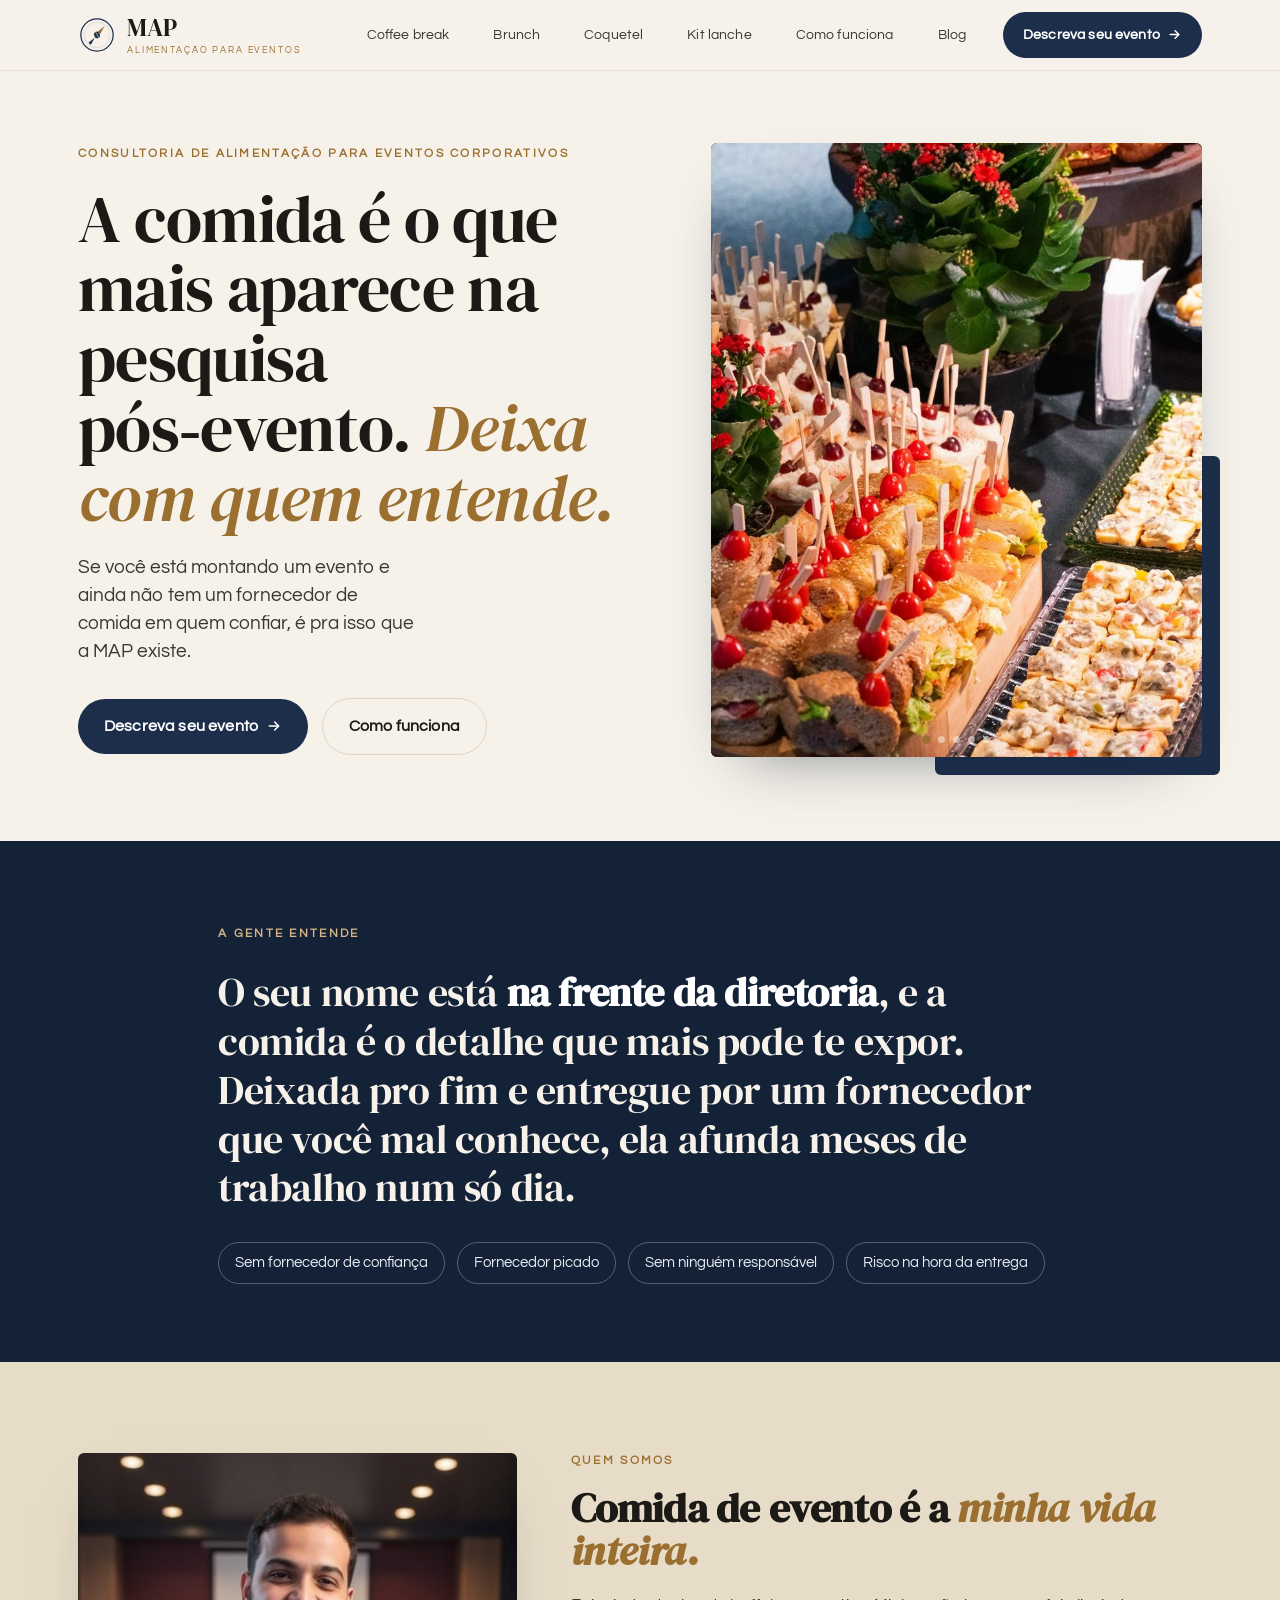
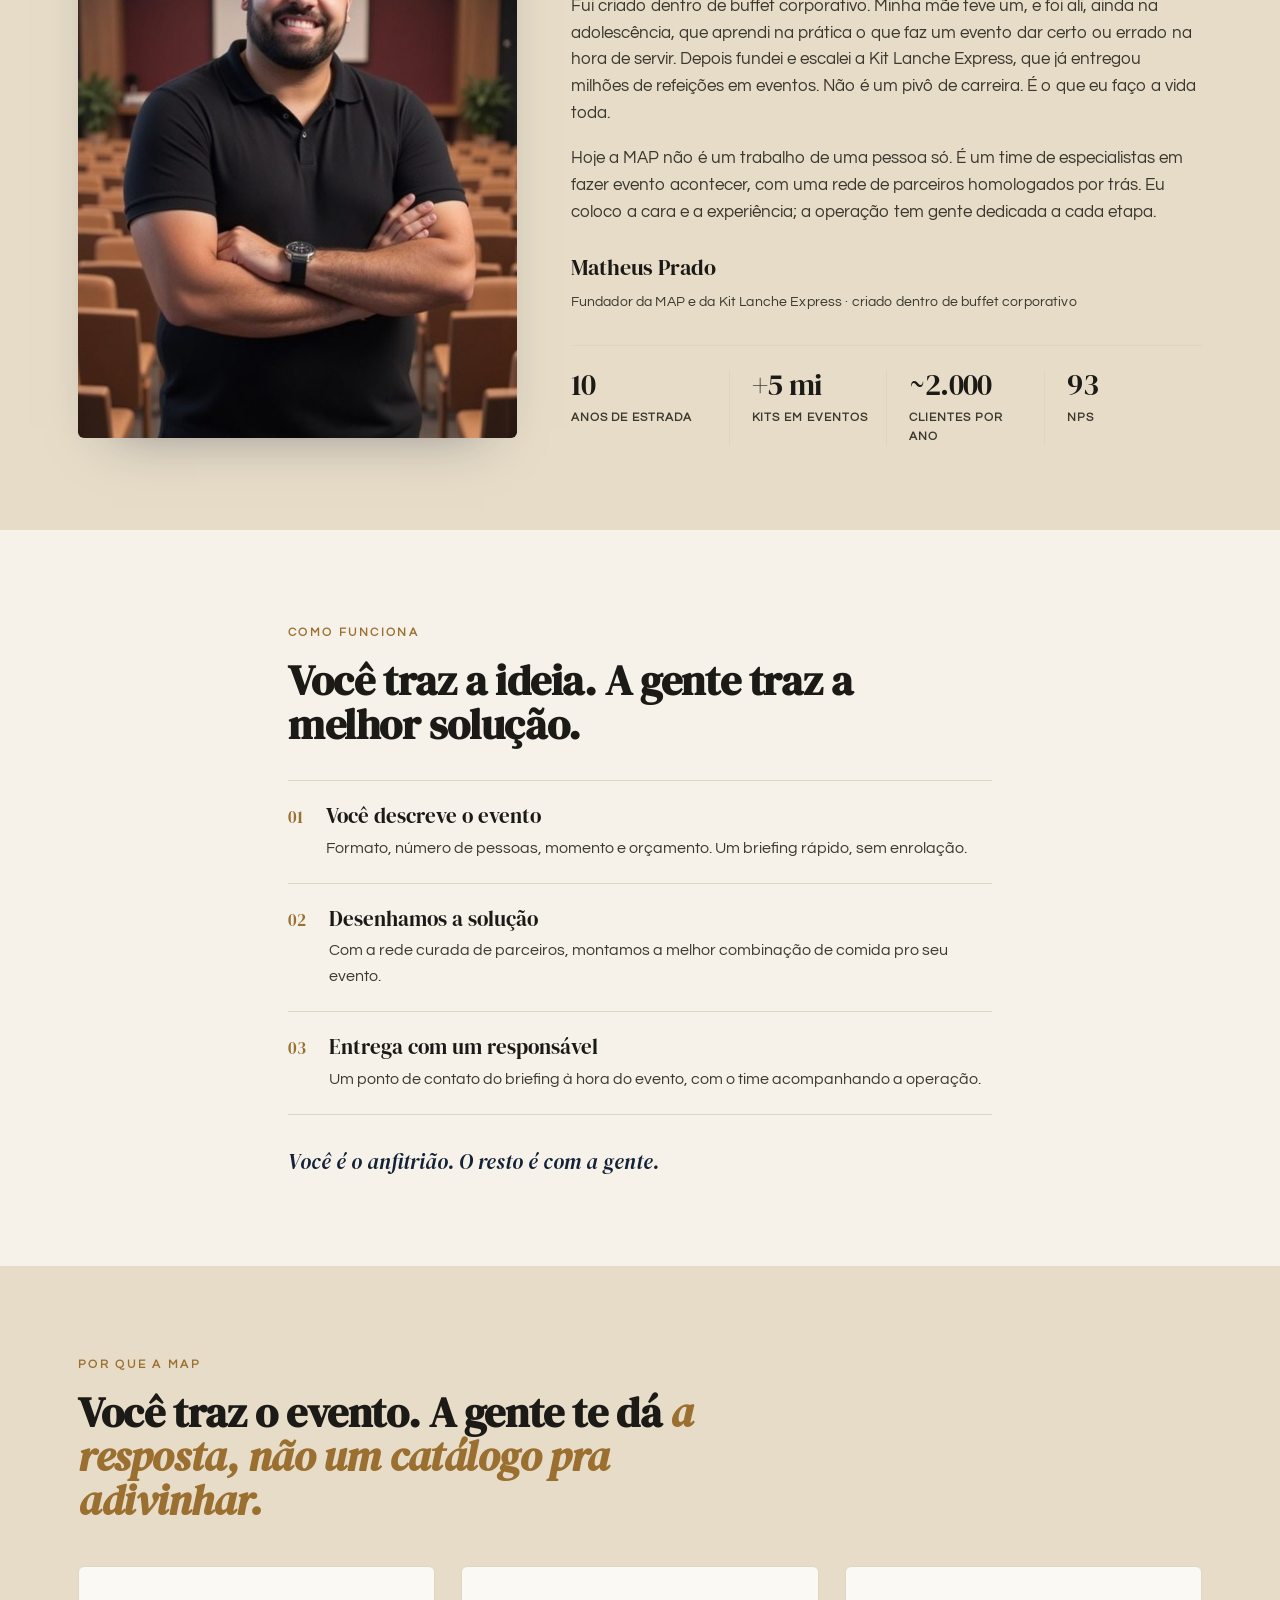
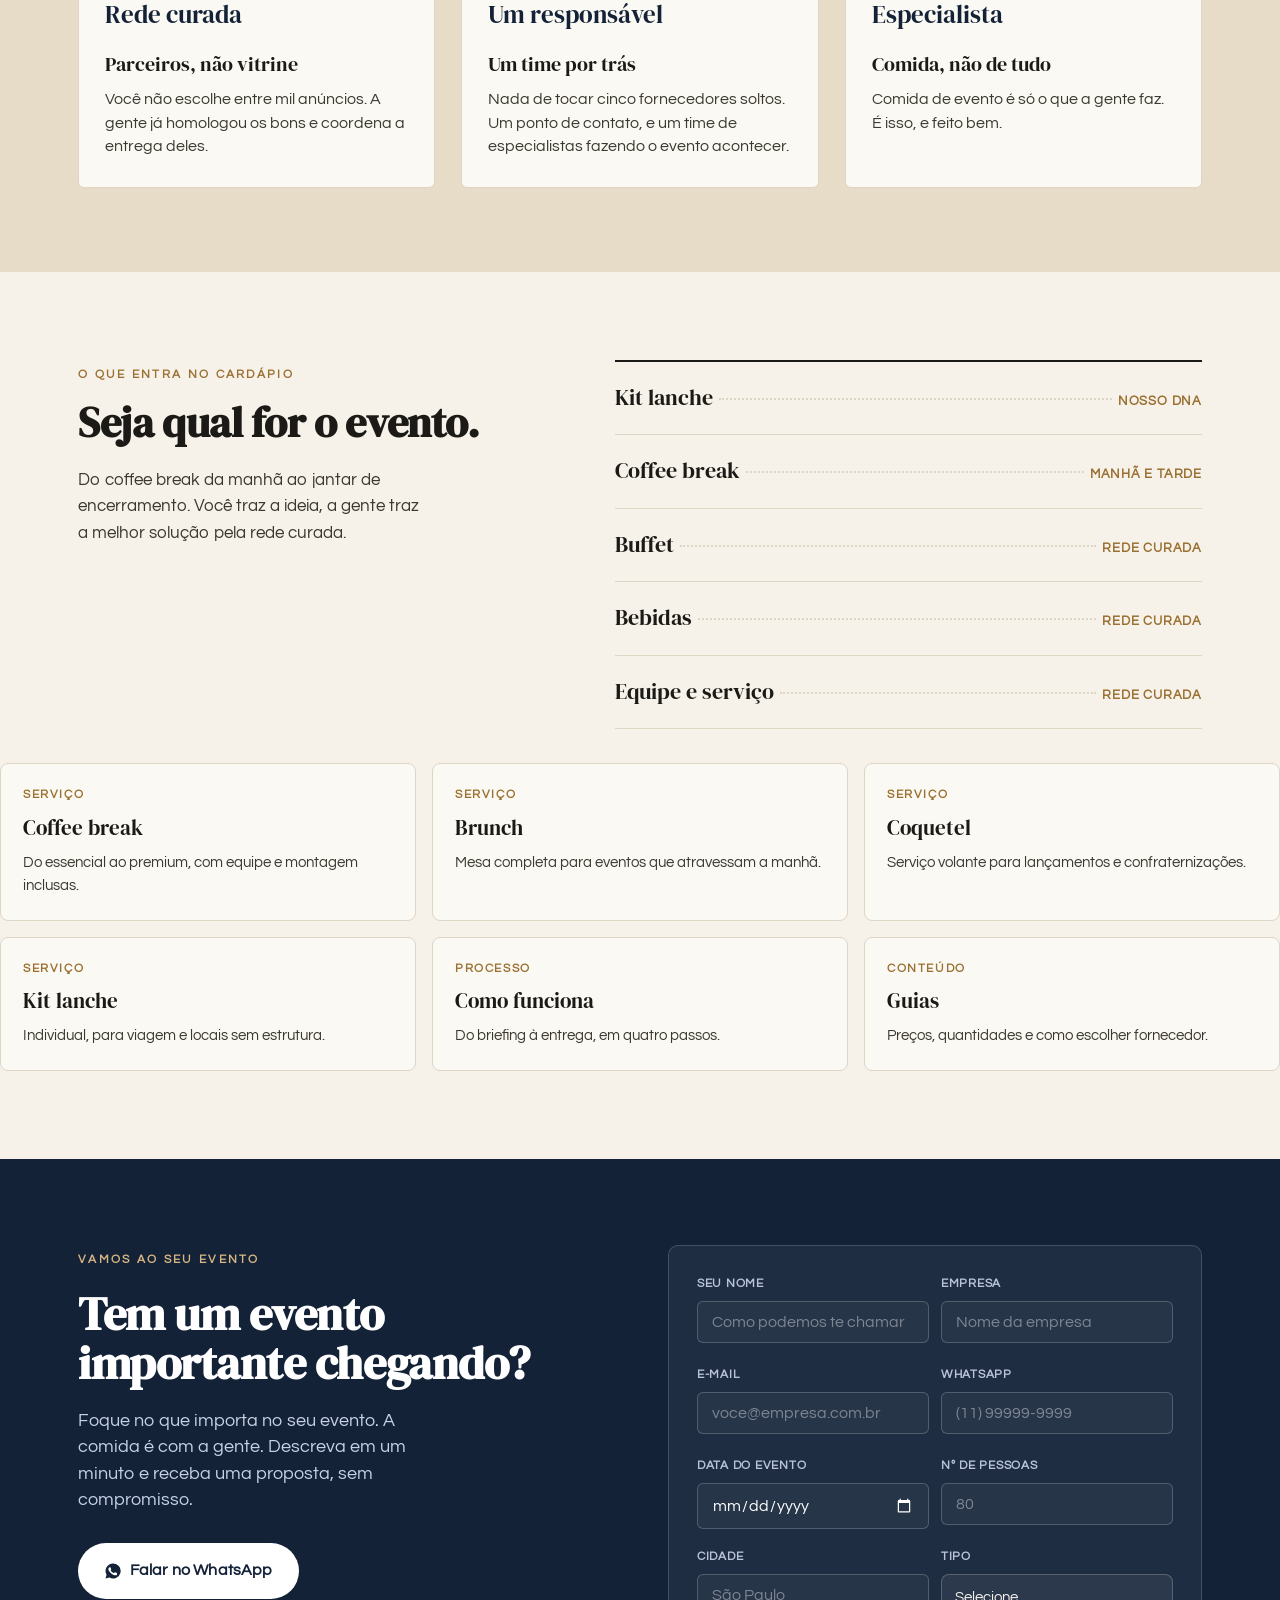
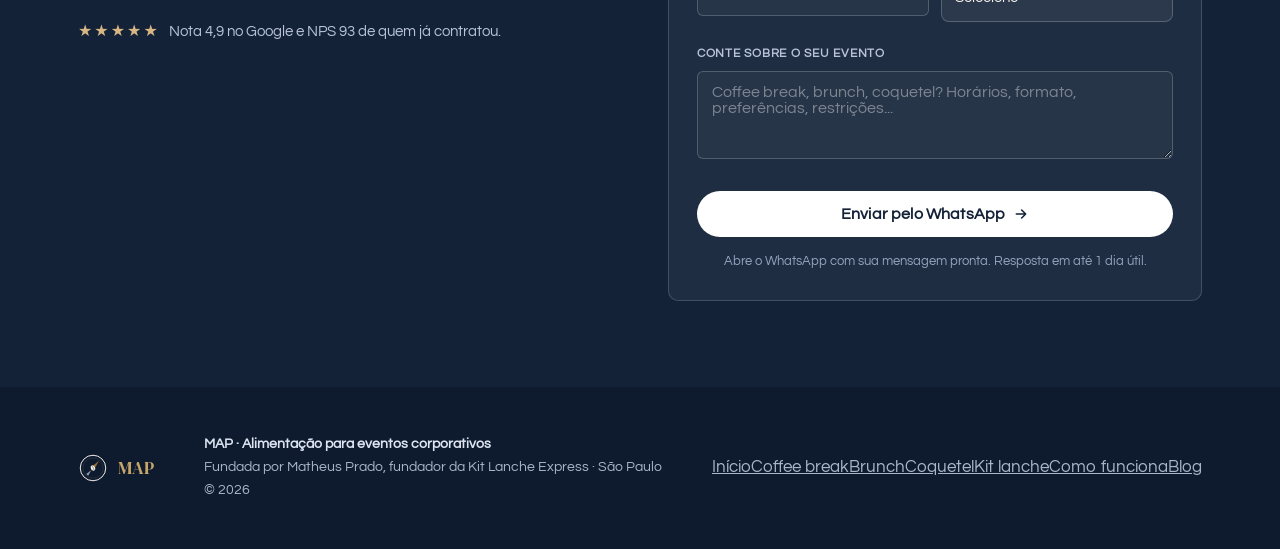
<file: index.html>
<!DOCTYPE html>
<html lang="pt-BR" prefix="og: https://ogp.me/ns#">
<head>
<script>document.documentElement.className+=" js";</script>
<meta charset="UTF-8" />
<link rel="icon" href="/favicon.svg" type="image/svg+xml">
<link rel="alternate icon" href="/favicon-32.png" sizes="32x32">
<link rel="apple-touch-icon" href="/apple-touch-icon.png">
<meta name="theme-color" content="#1C2E4A">
<meta name="description" content="Consultoria de alimentação para eventos corporativos em São Paulo. Coffee break, brunch e coquetel com rede curada de fornecedores e um responsável do briefing à entrega." />
<link rel="canonical" href="https://mapalimentacao.com.br/" />
<meta name="robots" content="index,follow,max-image-preview:large" />
<meta name="author" content="MAP Alimentação para Eventos" />
<meta name="geo.region" content="BR-SP" />
<meta name="geo.placename" content="São Paulo" />

<meta property="og:type" content="website" />
<meta property="og:site_name" content="MAP Alimentação para Eventos" />
<meta property="og:locale" content="pt_BR" />
<meta property="og:url" content="https://mapalimentacao.com.br/" />
<meta property="og:title" content="MAP · Alimentação para eventos corporativos" />
<meta property="og:description" content="Você traz o evento, a gente traz a resposta. Coffee break, brunch e coquetel com rede curada e um só responsável." />
<meta property="og:image" content="https://mapalimentacao.com.br/og-cover.jpg" />
<meta property="og:image:width" content="1200" />
<meta property="og:image:height" content="630" />

<meta name="twitter:card" content="summary_large_image" />
<meta name="twitter:title" content="MAP · Alimentação para eventos corporativos" />
<meta name="twitter:description" content="Coffee break, brunch e coquetel para eventos corporativos em São Paulo." />
<meta name="twitter:image" content="https://mapalimentacao.com.br/og-cover.jpg" />

<script type="application/ld+json">
{
  "@context": "https://schema.org",
  "@graph": [
    {
      "@type": ["ProfessionalService","FoodEstablishment"],
      "@id": "https://mapalimentacao.com.br/#negocio",
      "name": "MAP Alimentação para Eventos",
      "description": "Consultoria de alimentação para eventos corporativos: coffee break, brunch e coquetel, com rede curada de fornecedores.",
      "url": "https://mapalimentacao.com.br/",
      "telephone": "+55-11-95082-7474",
      "image": "https://mapalimentacao.com.br/og-cover.jpg",
      "priceRange": "$$",
      "areaServed": [
        {"@type":"City","name":"São Paulo"},
        {"@type":"State","name":"São Paulo"}
      ],
      "address": {"@type":"PostalAddress","addressLocality":"São Paulo","addressRegion":"SP","addressCountry":"BR"},
      "founder": {"@type":"Person","name":"Matheus Prado","jobTitle":"Fundador"},
      "aggregateRating": {"@type":"AggregateRating","ratingValue":"4.9","bestRating":"5","ratingCount":"400"},
      "hasOfferCatalog": {
        "@type":"OfferCatalog","name":"Serviços de alimentação para eventos",
        "itemListElement":[
          {"@type":"Offer","itemOffered":{"@type":"Service","name":"Coffee break corporativo"}},
          {"@type":"Offer","itemOffered":{"@type":"Service","name":"Brunch corporativo"}},
          {"@type":"Offer","itemOffered":{"@type":"Service","name":"Coquetel corporativo"}},
          {"@type":"Offer","itemOffered":{"@type":"Service","name":"Kit lanche para eventos"}}
        ]
      }
    },
    {
      "@type": "FAQPage",
      "@id": "https://mapalimentacao.com.br/#faq",
      "mainEntity": [
        {"@type":"Question","name":"Quanto custa um coffee break para evento corporativo?",
          "acceptedAnswer":{"@type":"Answer","text":"O valor por pessoa varia conforme o cardápio, a quantidade de participantes e a região da entrega. Descreva o evento e você recebe uma proposta com opções e valores."}},
        {"@type":"Question","name":"Qual o mínimo de pessoas para contratar?",
          "acceptedAnswer":{"@type":"Answer","text":"Trabalhamos a partir de 30 pessoas em São Paulo capital. Outras regiões sob consulta."}},
        {"@type":"Question","name":"Vocês emitem nota fiscal?",
          "acceptedAnswer":{"@type":"Answer","text":"Sim. Os valores apresentados já incluem nota fiscal, e a proposta traz as condições de pagamento por escrito."}},
        {"@type":"Question","name":"Com quanto tempo de antecedência preciso fechar?",
          "acceptedAnswer":{"@type":"Answer","text":"O ideal é a partir de sete dias. Para demandas urgentes, consulte a disponibilidade da data."}},
        {"@type":"Question","name":"É possível atender restrições alimentares?",
          "acceptedAnswer":{"@type":"Answer","text":"Sim. Cada cardápio é um ponto de partida e pode ser ajustado para restrições como sem glúten, sem lactose e vegetariano."}}
      ]
    }
  ]
}
</script>


<meta name="viewport" content="width=device-width, initial-scale=1.0" />
<title>MAP · Alimentação para eventos corporativos</title>
<meta name="description" content="Consultoria e curadoria de alimentação para eventos corporativos. Um briefing, uma solução, um responsável. 10 anos, +5 milhões de kits, NPS 4,8." />
<link rel="preconnect" href="https://fonts.googleapis.com" />
<link rel="preconnect" href="https://fonts.gstatic.com" crossorigin />
<link href="https://fonts.googleapis.com/css2?family=DM+Serif+Display:ital@0;1&family=Questrial&display=swap" rel="stylesheet" />
<link rel="stylesheet" href="/styles.css">
</head>
<body>

<!-- Marca: MAP Alimentação para Eventos -->
<header class="nav">
  <div class="wrap nav__in">
    <a class="brand" href="#top"><svg class="maplogo" width="38" height="38" viewBox="-40 -40 80 80" xmlns="http://www.w3.org/2000/svg" aria-hidden="true"><circle r="34" fill="none" stroke="#1C2E4A" stroke-width="2.6"/><circle r="27" fill="none" stroke="#1C2E4A" stroke-width="0.8" opacity=".3"/><g transform="rotate(40)"><path d="M0 -25 L5.2 3 L0 7.4 L-5.2 3 Z" fill="#9A6F30"/><path d="M0 7.4 L3.4 24 L-3.4 24 Z" fill="#1C2E4A"/></g><g transform="rotate(-28)"><ellipse rx="5.4" ry="7.4" fill="#1C2E4A"/><path d="M0 -6.6 Q1.8 0 0 6.6" stroke="#F6F2EA" stroke-width="1.2" fill="none"/></g></svg><span class="brand__txt"><span class="brand__ph">MAP</span><span class="brand__tagline">Alimentação para eventos</span></span></a><nav class="nav__links"><a href="/coffee-break-corporativo.html">Coffee break</a><a href="/brunch-corporativo.html">Brunch</a><a href="/coquetel-corporativo.html">Coquetel</a><a href="/kit-lanche-para-eventos.html">Kit lanche</a><a href="/como-funciona.html">Como funciona</a><a href="/blog.html">Blog</a></nav>
    <a class="btn" href="#contato"><span class="nav__cta-label">Descreva seu evento</span><svg class="arw" width="15" height="15" viewBox="0 0 24 24" fill="none" stroke="currentColor" stroke-width="2.4" stroke-linecap="round" stroke-linejoin="round"><path d="M5 12h14M13 6l6 6-6 6"/></svg></a>
  </div>
</header>

<main id="top">

  <section class="hero">
    <div class="wrap hero__grid">
      <div class="rv">
        <span class="eyebrow hero__eyebrow">Consultoria de alimentação para eventos corporativos</span>
        <h1 class="hero__title">A comida é o que mais aparece na pesquisa pós‑evento. <span class="accent">Deixa com quem entende.</span></h1>
        <p class="hero__sub">Se você está montando um evento e ainda não tem um fornecedor de comida em quem confiar, é pra isso que a MAP existe.</p>
        <div class="hero__cta">
          <a class="btn" href="#contato">Descreva seu evento <svg class="arw" width="16" height="16" viewBox="0 0 24 24" fill="none" stroke="currentColor" stroke-width="2.4" stroke-linecap="round" stroke-linejoin="round"><path d="M5 12h14M13 6l6 6-6 6"/></svg></a>
          <a class="btn btn--ghost" href="#como">Como funciona</a>
        </div>
        
      </div>
      <div class="hero__media rv"><div class="carousel" id="heroCarousel"><img class="cimg is-active" src="/img/foto-1.jpg" alt="Coffee break com canapés e finger foods" /><img class="cimg" loading="lazy" src="/img/foto-2.jpg" alt="Mini sanduíches servidos em evento corporativo" /><img class="cimg" loading="lazy" src="/img/foto-3.jpg" alt="Mesa de finger foods e doces de evento" /><img class="cimg" loading="lazy" src="/img/foto-4.jpg" alt="Ilha de finger foods coloridos" /><img class="cimg" loading="lazy" src="/img/foto-5.jpg" alt="Bolos e doces de coffee break" /><div class="cdots" id="heroDots"><span class="cdot is-active" data-i="0"></span><span class="cdot" data-i="1"></span><span class="cdot" data-i="2"></span><span class="cdot" data-i="3"></span><span class="cdot" data-i="4"></span></div></div></div>
      
    </div>
  </section>

  <section class="problem">
    <div class="wrap problem__in rv">
      <span class="eyebrow">A gente entende</span>
      <p class="problem__q">O seu nome está <b>na frente da diretoria</b>, e a comida é o detalhe que mais pode te expor. Deixada pro fim e entregue por um fornecedor que você mal conhece, ela afunda meses de trabalho num só dia.</p>
      <div class="problem__list">
        <span class="chip">Sem fornecedor de confiança</span>
        <span class="chip">Fornecedor picado</span>
        <span class="chip">Sem ninguém responsável</span>
        <span class="chip">Risco na hora da entrega</span>
      </div>
    </div>
  </section>

  <section class="about">
    <div class="wrap about__grid">
      <div class="about__figure rv"><img src="/img/foto-6.jpg" alt="Matheus em ambiente de evento corporativo" /></div>
      <div class="rv">
        <span class="eyebrow">Quem somos</span>
        <h2 class="about__title">Comida de evento é a <i>minha vida inteira.</i></h2>
        <p class="about__p">Fui criado dentro de buffet corporativo. Minha mãe teve um, e foi ali, ainda na adolescência, que aprendi na prática o que faz um evento dar certo ou errado na hora de servir. Depois fundei e escalei a Kit Lanche Express, que já entregou milhões de refeições em eventos. Não é um pivô de carreira. É o que eu faço a vida toda.</p>
        <p class="about__p" style="margin-top:18px">Hoje a MAP não é um trabalho de uma pessoa só. É um time de especialistas em fazer evento acontecer, com uma rede de parceiros homologados por trás. Eu coloco a cara e a experiência; a operação tem gente dedicada a cada etapa.</p>
        <p class="about__sign">Matheus Prado</p>
        <p class="about__role">Fundador da MAP e da Kit Lanche Express · criado dentro de buffet corporativo</p>
        <div class="ledger">
          <div class="ledger__cell"><div class="ledger__num">10</div><div class="ledger__lab">Anos de estrada</div></div>
          <div class="ledger__cell"><div class="ledger__num">+5 mi</div><div class="ledger__lab">Kits em eventos</div></div>
          <div class="ledger__cell"><div class="ledger__num">~2.000</div><div class="ledger__lab">Clientes por ano</div></div>
          <div class="ledger__cell"><div class="ledger__num">93</div><div class="ledger__lab">NPS</div></div>
        </div>
      </div>
    </div>
  </section>

  <section class="how" id="como">
    <div class="wrap howx__wrap rv">
      <span class="eyebrow">Como funciona</span>
      <h2 class="how__title">Você traz a ideia. A gente traz a melhor solução.</h2>
      <div class="steps">
        <div class="step"><div class="step__n">01</div><div><div class="step__t">Você descreve o evento</div><div class="step__d">Formato, número de pessoas, momento e orçamento. Um briefing rápido, sem enrolação.</div></div></div>
        <div class="step"><div class="step__n">02</div><div><div class="step__t">Desenhamos a solução</div><div class="step__d">Com a rede curada de parceiros, montamos a melhor combinação de comida pro seu evento.</div></div></div>
        <div class="step"><div class="step__n">03</div><div><div class="step__t">Entrega com um responsável</div><div class="step__d">Um ponto de contato do briefing à hora do evento, com o time acompanhando a operação.</div></div></div>
      </div>
      <p class="how__close">Você é o anfitrião. O resto é com a gente.</p>
    </div>
  </section>

  <section class="why">
    <div class="wrap">
      <div class="why__head rv">
        <span class="eyebrow">Por que a MAP</span>
        <h2 class="why__title">Você traz o evento. A gente te dá <i>a resposta, não um catálogo pra adivinhar.</i></h2>
      </div>
      <div class="why__grid">
        <div class="card rv"><div class="card__k">Rede curada</div><div class="card__t">Parceiros, não vitrine</div><div class="card__d">Você não escolhe entre mil anúncios. A gente já homologou os bons e coordena a entrega deles.</div></div>
        <div class="card rv"><div class="card__k">Um responsável</div><div class="card__t">Um time por trás</div><div class="card__d">Nada de tocar cinco fornecedores soltos. Um ponto de contato, e um time de especialistas fazendo o evento acontecer.</div></div>
        <div class="card rv"><div class="card__k">Especialista</div><div class="card__t">Comida, não de tudo</div><div class="card__d">Comida de evento é só o que a gente faz. É isso, e feito bem.</div></div>
      </div>
    </div>
  </section>

  <section class="scope">
    <div class="wrap scope__grid">
      <div class="rv">
        <span class="eyebrow">O que entra no cardápio</span>
        <h2 class="scope__title">Seja qual for o evento.</h2>
        <p class="scope__note">Do coffee break da manhã ao jantar de encerramento. Você traz a ideia, a gente traz a melhor solução pela rede curada.</p>
      </div>
      <div class="menu rv">
        <div class="menu__row"><span class="menu__name">Kit lanche</span><span class="menu__lead"></span><span class="menu__meta">Nosso DNA</span></div>
        <div class="menu__row"><span class="menu__name">Coffee break</span><span class="menu__lead"></span><span class="menu__meta">Manhã e tarde</span></div>
        <div class="menu__row"><span class="menu__name">Buffet</span><span class="menu__lead"></span><span class="menu__meta">Rede curada</span></div>
        <div class="menu__row"><span class="menu__name">Bebidas</span><span class="menu__lead"></span><span class="menu__meta">Rede curada</span></div>
        <div class="menu__row"><span class="menu__name">Equipe e serviço</span><span class="menu__lead"></span><span class="menu__meta">Rede curada</span></div>
      </div>
    </div>
  <div class="cards3" style="margin-top:34px"><a class="pcard" href="/coffee-break-corporativo.html"><div class="pk">Serviço</div><div class="pt">Coffee break</div><div class="pd">Do essencial ao premium, com equipe e montagem inclusas.</div></a><a class="pcard" href="/brunch-corporativo.html"><div class="pk">Serviço</div><div class="pt">Brunch</div><div class="pd">Mesa completa para eventos que atravessam a manhã.</div></a><a class="pcard" href="/coquetel-corporativo.html"><div class="pk">Serviço</div><div class="pt">Coquetel</div><div class="pd">Serviço volante para lançamentos e confraternizações.</div></a><a class="pcard" href="/kit-lanche-para-eventos.html"><div class="pk">Serviço</div><div class="pt">Kit lanche</div><div class="pd">Individual, para viagem e locais sem estrutura.</div></a><a class="pcard" href="/como-funciona.html"><div class="pk">Processo</div><div class="pt">Como funciona</div><div class="pd">Do briefing à entrega, em quatro passos.</div></a><a class="pcard" href="/blog.html"><div class="pk">Conteúdo</div><div class="pt">Guias</div><div class="pd">Preços, quantidades e como escolher fornecedor.</div></a></div></div></section>

  <section class="final" id="contato">
    <div class="wrap final__grid">
      <div class="rv">
        <span class="eyebrow">Vamos ao seu evento</span>
        <h2 class="final__title">Tem um evento importante chegando?</h2>
        <p class="final__sub">Foque no que importa no seu evento. A comida é com a gente. Descreva em um minuto e receba uma proposta, sem compromisso.</p>
        <a class="btn btn--light final__wa" id="waDirect" href="#"><svg width="18" height="18" viewBox="0 0 24 24" fill="currentColor"><path d="M12 2a10 10 0 0 0-8.6 15l-1.3 4.9 5-1.3A10 10 0 1 0 12 2zm5.8 14.2c-.2.7-1.4 1.3-2 1.4-.5.1-1.2.1-1.9-.1-.4-.1-1-.3-1.7-.6-3-1.3-4.9-4.3-5.1-4.5-.1-.2-1.2-1.5-1.2-2.9s.7-2 1-2.3c.2-.3.5-.3.7-.3h.5c.2 0 .4 0 .6.5l.8 2c.1.2.1.3 0 .5l-.4.6c-.2.2-.3.4-.1.7.2.3.8 1.3 1.7 2.1 1.2 1 2.1 1.4 2.4 1.5.2.1.4.1.5-.1l.7-.9c.2-.2.4-.2.6-.1l1.9.9c.3.1.4.2.5.3.1.3.1.7-.1 1.3z"/></svg> Falar no WhatsApp</a>
        <p class="final__proof"><span class="stars">★★★★★</span> Nota 4,9 no Google e NPS 93 de quem já contratou.</p>
      </div>
      <div class="form rv">
        <div class="field2"><div class="field"><label for="f-nome">Seu nome</label><input id="f-nome" type="text" placeholder="Como podemos te chamar" /></div><div class="field"><label for="f-empresa">Empresa</label><input id="f-empresa" type="text" placeholder="Nome da empresa" /></div></div>
        <div class="field2"><div class="field"><label for="f-email">E-mail</label><input id="f-email" type="email" placeholder="voce@empresa.com.br" /></div><div class="field"><label for="f-tel">WhatsApp</label><input id="f-tel" type="tel" placeholder="(11) 99999-9999" /></div></div>
        <div class="field2"><div class="field"><label for="f-data">Data do evento</label><input id="f-data" type="date" /></div><div class="field"><label for="f-pax">Nº de pessoas</label><input id="f-pax" type="number" min="1" placeholder="80" /></div></div>
        <div class="field2"><div class="field"><label for="f-cidade">Cidade</label><input id="f-cidade" type="text" placeholder="São Paulo" /></div><div class="field"><label for="f-tipo">Tipo</label><select id="f-tipo"><option value="">Selecione</option><option>Evento pontual</option><option>Demanda recorrente</option><option>Ainda não sei</option></select></div></div>
        <div class="field"><label for="f-msg">Conte sobre o seu evento</label><textarea id="f-msg" placeholder="Coffee break, brunch, coquetel? Horários, formato, preferências, restrições..."></textarea></div>
        <button class="btn" id="waForm" type="button">Enviar pelo WhatsApp <svg class="arw" width="16" height="16" viewBox="0 0 24 24" fill="none" stroke="currentColor" stroke-width="2.4" stroke-linecap="round" stroke-linejoin="round"><path d="M5 12h14M13 6l6 6-6 6"/></svg></button>
        <p class="form__hint">Abre o WhatsApp com sua mensagem pronta. Resposta em até 1 dia útil.</p>
      </div>
    </div>
  </section>

</main>

<footer class="foot">
  <div class="wrap foot__in">
    <div><div class="foot__brand" style="display:flex;align-items:center;gap:10px"><svg class="maplogo" width="30" height="30" viewBox="-40 -40 80 80" xmlns="http://www.w3.org/2000/svg" aria-hidden="true"><circle r="34" fill="none" stroke="#F4F1EA" stroke-width="2.6"/><circle r="27" fill="none" stroke="#F4F1EA" stroke-width="0.8" opacity=".3"/><g transform="rotate(40)"><path d="M0 -25 L5.2 3 L0 7.4 L-5.2 3 Z" fill="#9A6F30"/><path d="M0 7.4 L3.4 24 L-3.4 24 Z" fill="#8fa0b8"/></g><g transform="rotate(-28)"><ellipse rx="5.4" ry="7.4" fill="#F4F1EA"/><path d="M0 -6.6 Q1.8 0 0 6.6" stroke="#1C2E4A" stroke-width="1.2" fill="none"/></g></svg><span>MAP</span></div></div>
    <div class="foot__meta">
      <b>MAP · Alimentação para eventos corporativos</b><br/>
      Fundada por Matheus Prado, fundador da Kit Lanche Express &middot; São Paulo<br/>
      &copy; 2026
    </div>
    <div class="foot__nav"><a href="/">Início</a><a href="/coffee-break-corporativo.html">Coffee break</a><a href="/brunch-corporativo.html">Brunch</a><a href="/coquetel-corporativo.html">Coquetel</a><a href="/kit-lanche-para-eventos.html">Kit lanche</a><a href="/como-funciona.html">Como funciona</a><a href="/blog.html">Blog</a></div>
  </div>
</footer>

<script>
  // ================= SUPABASE (preencha com os seus dados) =================
  // Settings > API no painel do Supabase. A anon key pode ficar exposta:
  // as políticas do banco só permitem que ela CRIE leads.
  var SUPABASE_URL = "https://dbpivxsjjxqncdzwajox.supabase.co";      // ex.: https://xxxxxxxx.supabase.co
  var SUPABASE_ANON = "eyJhbGciOiJIUzI1NiIsInR5cCI6IkpXVCJ9.eyJpc3MiOiJzdXBhYmFzZSIsInJlZiI6ImRicGl2eHNqanhxbmNkendham94Iiwicm9sZSI6ImFub24iLCJpYXQiOjE3ODI0MDkxNDcsImV4cCI6MjA5Nzk4NTE0N30.v6hnHrU4N8j8BOs6RQak6DVIIj2RaIpY3mnycESWRcU";     // ex.: eyJhbGciOi...
  // ========================================================================

  function salvarLead(d){
    if(!SUPABASE_URL || !SUPABASE_ANON) return Promise.resolve(false);
    return fetch(SUPABASE_URL + "/rest/v1/map_leads", {
      method: "POST",
      headers: {
        "apikey": SUPABASE_ANON,
        "Authorization": "Bearer " + SUPABASE_ANON,
        "Content-Type": "application/json",
        "Prefer": "return=minimal"
      },
      body: JSON.stringify(d)
    }).then(function(r){ return r.ok; }).catch(function(){ return false; });
  }

  // ---- WhatsApp: TROQUE O NÚMERO ABAIXO (formato: 55 + DDD + número, só dígitos) ----
  var WHATSAPP_NUMBER = "5511950827474";

  function waLink(text){
    return "https://wa.me/" + WHATSAPP_NUMBER + "?text=" + encodeURIComponent(text);
  }

  document.getElementById("waDirect").addEventListener("click", function(e){
    e.preventDefault();
    window.open(waLink("Olá! Tenho um evento corporativo chegando e queria descrever pra receber uma proposta."), "_blank");
  });

  function utm(){
    var q = new URLSearchParams(location.search), o = {};
    ["utm_source","utm_medium","utm_campaign","utm_term","utm_content"].forEach(function(k){
      var v = q.get(k) || sessionStorage.getItem("map_"+k);
      if(v){ o[k]=v; try{sessionStorage.setItem("map_"+k,v);}catch(e){} }
    });
    o.referrer = document.referrer || null;
    o.pagina = location.pathname + location.search;
    return o;
  }
  function dataBR(iso){
    if(!iso) return "";
    var p = iso.split("-"); if(p.length!==3) return iso;
    var meses=["janeiro","fevereiro","março","abril","maio","junho","julho","agosto","setembro","outubro","novembro","dezembro"];
    return parseInt(p[2],10)+" de "+meses[parseInt(p[1],10)-1]+" de "+p[0];
  }

  document.getElementById("waForm").addEventListener("click", function(){
    var btn = this;
    var v = function(id){ var e=document.getElementById(id); return e ? e.value.trim() : ""; };
    var nome=v("f-nome"), emp=v("f-empresa"), email=v("f-email"), tel=v("f-tel");
    var dataISO=v("f-data"), pax=v("f-pax"), cidade=v("f-cidade"), tipo=v("f-tipo"), msg=v("f-msg");
    var dataTxt = dataBR(dataISO);

    if(!nome || (!tel && !email)){
      alert("Preencha seu nome e ao menos um contato (WhatsApp ou e-mail).");
      return;
    }

    var t = "Olá! Quero uma proposta de alimentação para evento.\n\n";
    if(nome)    t += "Nome: " + nome + "\n";
    if(emp)     t += "Empresa: " + emp + "\n";
    if(email)   t += "E-mail: " + email + "\n";
    if(dataTxt) t += "Data do evento: " + dataTxt + "\n";
    if(pax)     t += "Pessoas: " + pax + "\n";
    if(cidade)  t += "Cidade: " + cidade + "\n";
    if(tipo)    t += "Tipo: " + tipo + "\n";
    if(msg)     t += "\nSobre o evento: " + msg + "\n";

    var lead = {
      nome: nome, empresa: emp, email: email, telefone: tel, contato: tel || email,
      data_evento: dataTxt, pessoas: pax ? parseInt(pax,10) : null,
      cidade: cidade, evento: tipo, mensagem: msg, origem: "site"
    };
    var u = utm();
    for(var k in u){ if(u[k]) lead[k] = u[k]; }

    btn.disabled = true;
    var win = window.open("", "_blank");
    salvarLead(lead).then(function(){
      if(win) win.location = waLink(t); else window.open(waLink(t), "_blank");
      btn.disabled = false;
    });
  });

  // ---- Reveal on scroll ----
  var reduce = window.matchMedia("(prefers-reduced-motion: reduce)").matches;
  if(!reduce && "IntersectionObserver" in window){
    var io = new IntersectionObserver(function(entries){
      entries.forEach(function(en){ if(en.isIntersecting){ en.target.classList.add("in"); io.unobserve(en.target); } });
    }, {threshold:.12, rootMargin:"0px 0px -8% 0px"});
    document.querySelectorAll(".rv").forEach(function(el){ io.observe(el); });
  } else {
    document.querySelectorAll(".rv").forEach(function(el){ el.classList.add("in"); });
  }
</script>
<script>(function(){var g=document.querySelectorAll("#heroCarousel .cimg"),d=document.querySelectorAll("#heroDots .cdot");if(!g.length)return;var i=0,n=g.length,t;function go(k){g[i].classList.remove("is-active");if(d[i])d[i].classList.remove("is-active");i=(k+n)%n;g[i].classList.add("is-active");if(d[i])d[i].classList.add("is-active");}function start(){t=setInterval(function(){go(i+1)},4200);}d.forEach(function(x,idx){x.addEventListener("click",function(){clearInterval(t);go(idx);start();});});start();})();</script></body>
</html>
</file>
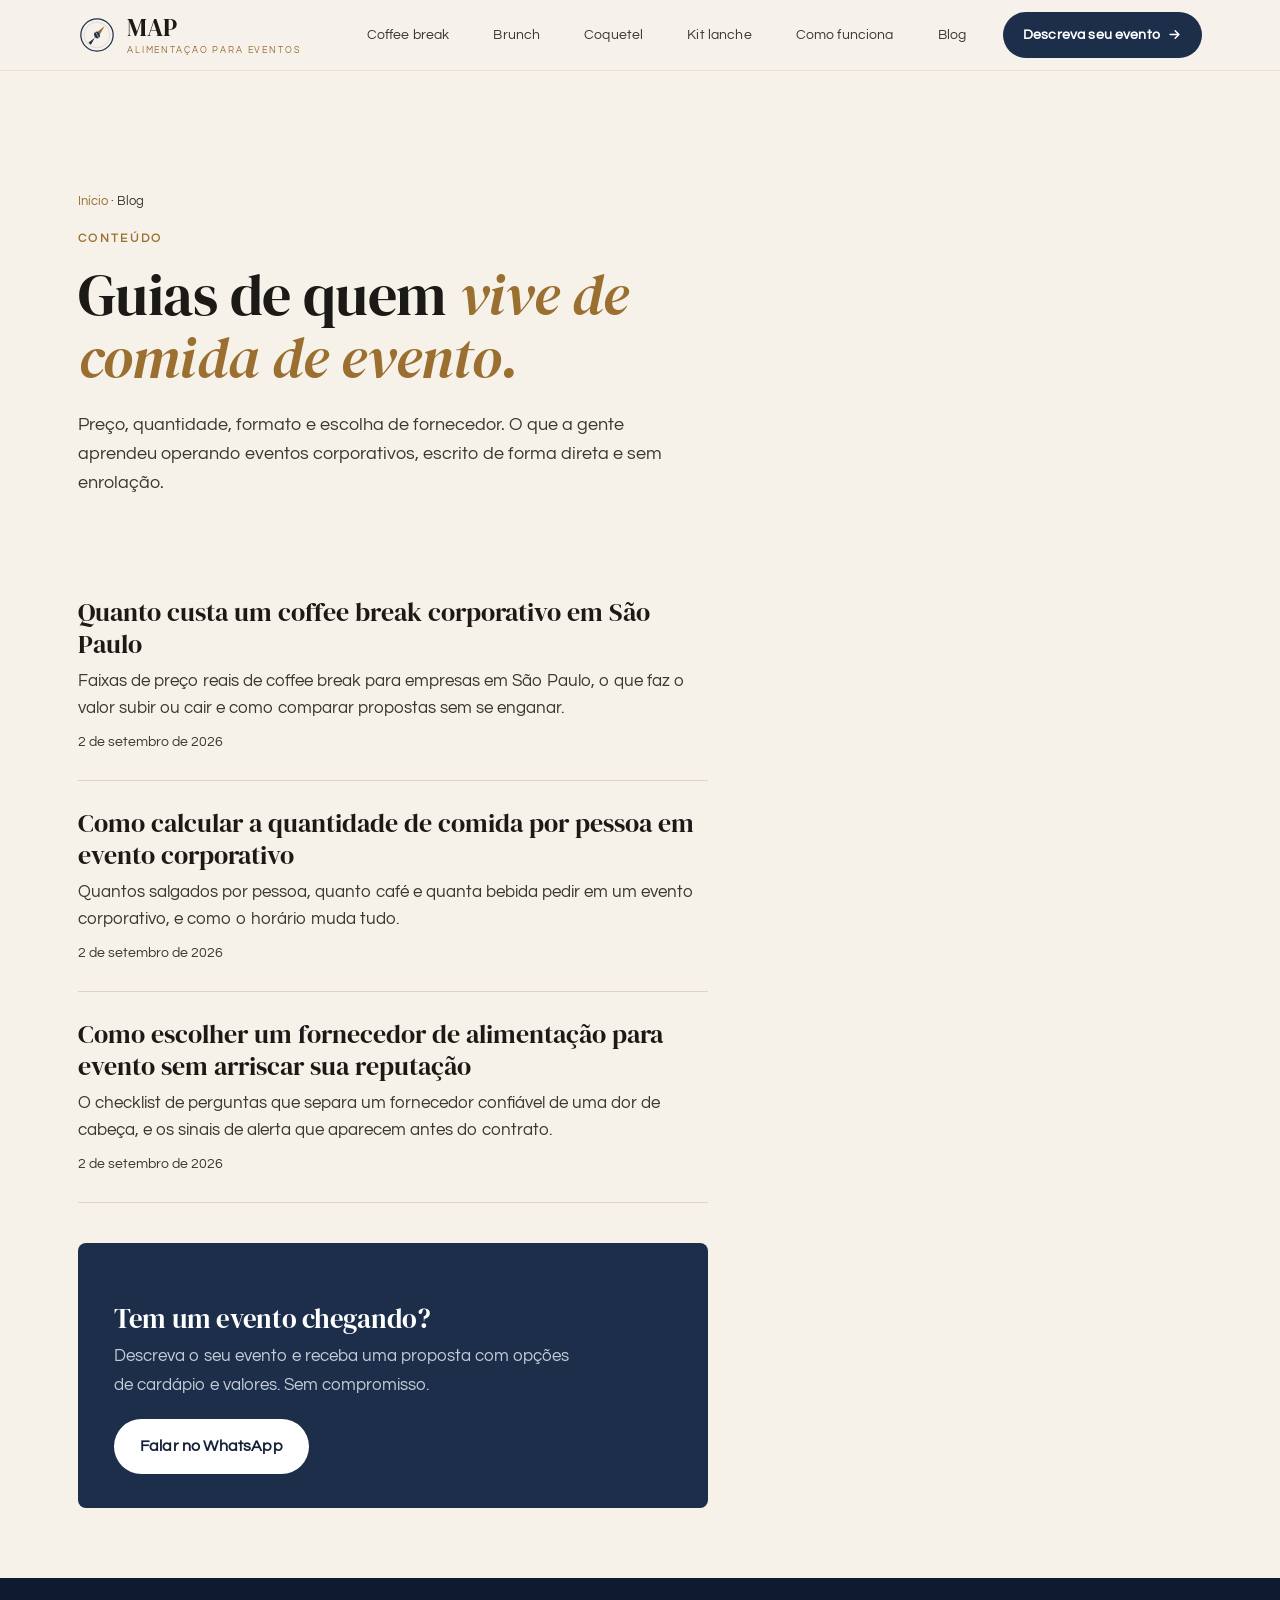
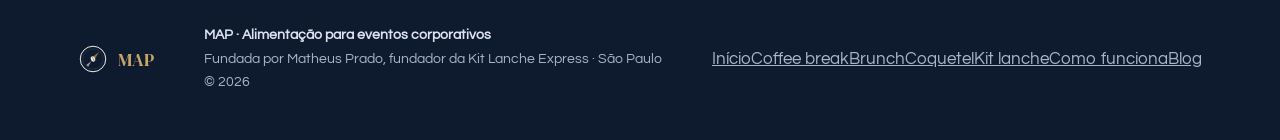
<file: blog.html>
<!DOCTYPE html>
<html lang="pt-BR">
<head>
<meta charset="UTF-8" />
<meta name="viewport" content="width=device-width, initial-scale=1" />
<title>Blog | MAP Alimentação para Eventos</title>
<meta name="description" content="Guias práticos sobre alimentação para eventos corporativos: preços, quantidades, escolha de fornecedor e formatos de serviço." />
<link rel="canonical" href="https://mapalimentacao.com.br/blog.html" />
<meta name="robots" content="index,follow,max-image-preview:large" />
<meta name="geo.region" content="BR-SP" /><meta name="geo.placename" content="São Paulo" />
<meta property="og:type" content="website" />
<meta property="og:site_name" content="MAP Alimentação para Eventos" />
<meta property="og:locale" content="pt_BR" />
<meta property="og:url" content="https://mapalimentacao.com.br/blog.html" />
<meta property="og:title" content="Blog | MAP Alimentação para Eventos" />
<meta property="og:description" content="Guias práticos sobre alimentação para eventos corporativos: preços, quantidades, escolha de fornecedor e formatos de serviço." />
<meta property="og:image" content="https://mapalimentacao.com.br/og-cover.jpg" />
<meta name="twitter:card" content="summary_large_image" />
<link rel="icon" href="/favicon.svg" type="image/svg+xml">
<link rel="alternate icon" href="/favicon-32.png" sizes="32x32">
<link rel="apple-touch-icon" href="/apple-touch-icon.png">
<meta name="theme-color" content="#1C2E4A">
<link rel="preconnect" href="https://fonts.googleapis.com"><link rel="preconnect" href="https://fonts.gstatic.com" crossorigin>
<link href="https://fonts.googleapis.com/css2?family=DM+Serif+Display:ital@0;1&family=Questrial&display=swap" rel="stylesheet">
<link rel="stylesheet" href="/styles.css">
<style>:root{--navy:#1C2E4A;--navy-deep:#142238;}
/* ---- páginas internas ---- */
.pg-hero{padding:120px 0 54px;background:var(--paper);}
.pg-hero .eyebrow{display:block;margin-bottom:16px;}
.pg-title{font-family:var(--display);font-weight:400;font-size:clamp(2.2rem,4.6vw,3.6rem);line-height:1.08;color:var(--ink);max-width:20ch;}
.pg-title i{font-style:italic;color:var(--brass);}
.pg-lead{margin-top:22px;font-size:1.1rem;line-height:1.65;color:var(--ink-soft);max-width:62ch;}
.pg-body{padding:10px 0 70px;}
.prose{max-width:70ch;}
.prose h2{font-family:var(--display);font-weight:400;font-size:1.9rem;color:var(--ink);margin:44px 0 12px;}
.prose h3{font-size:1.15rem;color:var(--ink);margin:28px 0 8px;font-weight:600;}
.prose p{margin:0 0 14px;line-height:1.75;color:var(--ink-soft);}
.prose ul{margin:0 0 16px;padding-left:0;list-style:none;}
.prose li{position:relative;padding-left:22px;margin-bottom:8px;line-height:1.65;color:var(--ink-soft);}
.prose li:before{content:'';position:absolute;left:3px;top:11px;width:5px;height:5px;border-radius:50%;background:var(--brass);}
.prose strong{color:var(--ink);font-weight:600;}
.prose table{width:100%;border-collapse:collapse;margin:18px 0 22px;font-size:.95rem;}
.prose th,.prose td{border:1px solid var(--line);padding:10px 12px;text-align:left;}
.prose th{background:var(--kraft);color:var(--ink);font-size:.8rem;letter-spacing:.06em;text-transform:uppercase;}
.callout{background:var(--kraft);border-left:3px solid var(--brass);border-radius:4px;padding:18px 20px;margin:22px 0;}
.callout p{margin:0;color:var(--ink);}
.gal{display:grid;grid-template-columns:1fr 1fr 1fr;gap:12px;margin:26px 0 6px;}
.gal img{width:100%;aspect-ratio:4/5;object-fit:cover;border-radius:6px;display:block;}
.cta-band{background:var(--navy);border-radius:8px;padding:34px 36px;margin:40px 0 0;color:#F4F1EA;}
.cta-band h3{font-family:var(--display);font-weight:400;font-size:1.7rem;color:#fff;margin-bottom:8px;}
.cta-band p{color:#C4CBD6;margin-bottom:18px;max-width:52ch;}
.faq{margin-top:14px;}
.faq details{border-bottom:1px solid var(--line);padding:14px 0;}
.faq summary{cursor:pointer;font-weight:600;color:var(--ink);list-style:none;font-size:1.02rem;}
.faq summary::-webkit-details-marker{display:none;}
.faq summary:before{content:'+';color:var(--brass);margin-right:10px;font-weight:700;}
.faq details[open] summary:before{content:'–';}
.faq p{margin:10px 0 0;color:var(--ink-soft);line-height:1.7;}
.crumb{font-size:.82rem;color:var(--ink-soft);margin-bottom:18px;}
.crumb a{color:var(--brass);text-decoration:none;}
.cards3{display:grid;grid-template-columns:1fr 1fr 1fr;gap:16px;margin-top:26px;}
.pcard{border:1px solid var(--line);border-radius:8px;padding:22px;background:var(--paper-2);text-decoration:none;display:block;transition:.15s;}
.pcard:hover{border-color:var(--brass);transform:translateY(-2px);}
.pcard .pk{font-size:.72rem;letter-spacing:.14em;text-transform:uppercase;color:var(--brass);font-weight:600;}
.pcard .pt{font-family:var(--display);font-size:1.3rem;color:var(--ink);margin:6px 0 8px;}
.pcard .pd{font-size:.92rem;color:var(--ink-soft);line-height:1.55;}
.post-meta{font-size:.85rem;color:var(--ink-soft);margin-top:10px;}
.post-list{margin-top:8px;}
.post-item{border-bottom:1px solid var(--line);padding:26px 0;}
.post-item a{text-decoration:none;}
.post-item .pt{font-family:var(--display);font-size:1.6rem;color:var(--ink);line-height:1.25;}
.post-item .pd{color:var(--ink-soft);margin-top:8px;line-height:1.6;}
@media(max-width:820px){.cards3,.gal{grid-template-columns:1fr;}.gal{grid-template-columns:1fr 1fr;}}
</style>

</head>
<body>
<header class="nav">
  <div class="wrap nav__in">
    <a class="brand" href="/"><svg class="maplogo" width="38" height="38" viewBox="-40 -40 80 80" xmlns="http://www.w3.org/2000/svg" aria-hidden="true"><circle r="34" fill="none" stroke="#1C2E4A" stroke-width="2.6"/><circle r="27" fill="none" stroke="#1C2E4A" stroke-width="0.8" opacity=".3"/><g transform="rotate(40)"><path d="M0 -25 L5.2 3 L0 7.4 L-5.2 3 Z" fill="#9A6F30"/><path d="M0 7.4 L3.4 24 L-3.4 24 Z" fill="#1C2E4A"/></g><g transform="rotate(-28)"><ellipse rx="5.4" ry="7.4" fill="#1C2E4A"/><path d="M0 -6.6 Q1.8 0 0 6.6" stroke="#F6F2EA" stroke-width="1.2" fill="none"/></g></svg><span class="brand__txt"><span class="brand__ph">MAP</span><span class="brand__tagline">Alimentação para eventos</span></span></a><nav class="nav__links"><a href="/coffee-break-corporativo.html">Coffee break</a><a href="/brunch-corporativo.html">Brunch</a><a href="/coquetel-corporativo.html">Coquetel</a><a href="/kit-lanche-para-eventos.html">Kit lanche</a><a href="/como-funciona.html">Como funciona</a><a href="/blog.html">Blog</a></nav>
    <a class="btn" href="/#contato"><span class="nav__cta-label">Descreva seu evento</span><svg class="arw" width="15" height="15" viewBox="0 0 24 24" fill="none" stroke="currentColor" stroke-width="2.4" stroke-linecap="round" stroke-linejoin="round"><path d="M5 12h14M13 6l6 6-6 6"/></svg></a>
  </div>
</header>
<main id="top">
<section class="pg-hero"><div class="wrap">
  <div class="crumb"><a href="/">Início</a> · Blog</div>
  <span class="eyebrow">Conteúdo</span>
  <h1 class="pg-title">Guias de quem <i>vive de comida de evento.</i></h1>
  <p class="pg-lead">Preço, quantidade, formato e escolha de fornecedor. O que a gente aprendeu operando eventos corporativos, escrito de forma direta e sem enrolação.</p>
</div></section>
<section class="pg-body"><div class="wrap"><div class="prose">
<div class="post-list"><div class="post-item"><a href="/blog/quanto-custa-coffee-break-corporativo.html">
<div class="pt">Quanto custa um coffee break corporativo em São Paulo</div>
<div class="pd">Faixas de preço reais de coffee break para empresas em São Paulo, o que faz o valor subir ou cair e como comparar propostas sem se enganar.</div>
<div class="post-meta">2 de setembro de 2026</div></a></div><div class="post-item"><a href="/blog/quantidade-de-comida-por-pessoa-evento.html">
<div class="pt">Como calcular a quantidade de comida por pessoa em evento corporativo</div>
<div class="pd">Quantos salgados por pessoa, quanto café e quanta bebida pedir em um evento corporativo, e como o horário muda tudo.</div>
<div class="post-meta">2 de setembro de 2026</div></a></div><div class="post-item"><a href="/blog/como-escolher-fornecedor-alimentacao-evento.html">
<div class="pt">Como escolher um fornecedor de alimentação para evento sem arriscar sua reputação</div>
<div class="pd">O checklist de perguntas que separa um fornecedor confiável de uma dor de cabeça, e os sinais de alerta que aparecem antes do contrato.</div>
<div class="post-meta">2 de setembro de 2026</div></a></div></div>
<div class="cta-band">
  <h3>Tem um evento chegando?</h3>
  <p>Descreva o seu evento e receba uma proposta com opções de cardápio e valores. Sem compromisso.</p>
  <a class="btn btn--light" href="https://wa.me/5511950827474?text=Ol%C3%A1%21%20Quero%20uma%20proposta%20de%20alimenta%C3%A7%C3%A3o%20para%20evento." target="_blank" rel="noopener">Falar no WhatsApp</a>
</div>
</div></div></section>
</main>
<footer class="foot">
  <div class="wrap foot__in">
    <div><div class="foot__brand" style="display:flex;align-items:center;gap:10px"><svg class="maplogo" width="30" height="30" viewBox="-40 -40 80 80" xmlns="http://www.w3.org/2000/svg" aria-hidden="true"><circle r="34" fill="none" stroke="#F4F1EA" stroke-width="2.6"/><circle r="27" fill="none" stroke="#F4F1EA" stroke-width="0.8" opacity=".3"/><g transform="rotate(40)"><path d="M0 -25 L5.2 3 L0 7.4 L-5.2 3 Z" fill="#9A6F30"/><path d="M0 7.4 L3.4 24 L-3.4 24 Z" fill="#8fa0b8"/></g><g transform="rotate(-28)"><ellipse rx="5.4" ry="7.4" fill="#F4F1EA"/><path d="M0 -6.6 Q1.8 0 0 6.6" stroke="#1C2E4A" stroke-width="1.2" fill="none"/></g></svg><span>MAP</span></div></div>
    <div class="foot__meta">
      <b>MAP · Alimentação para eventos corporativos</b><br/>
      Fundada por Matheus Prado, fundador da Kit Lanche Express &middot; São Paulo<br/>
      &copy; 2026
    </div>
    <div class="foot__nav"><a href="/">Início</a><a href="/coffee-break-corporativo.html">Coffee break</a><a href="/brunch-corporativo.html">Brunch</a><a href="/coquetel-corporativo.html">Coquetel</a><a href="/kit-lanche-para-eventos.html">Kit lanche</a><a href="/como-funciona.html">Como funciona</a><a href="/blog.html">Blog</a></div>
  </div>
</footer>
</body></html>
</file>
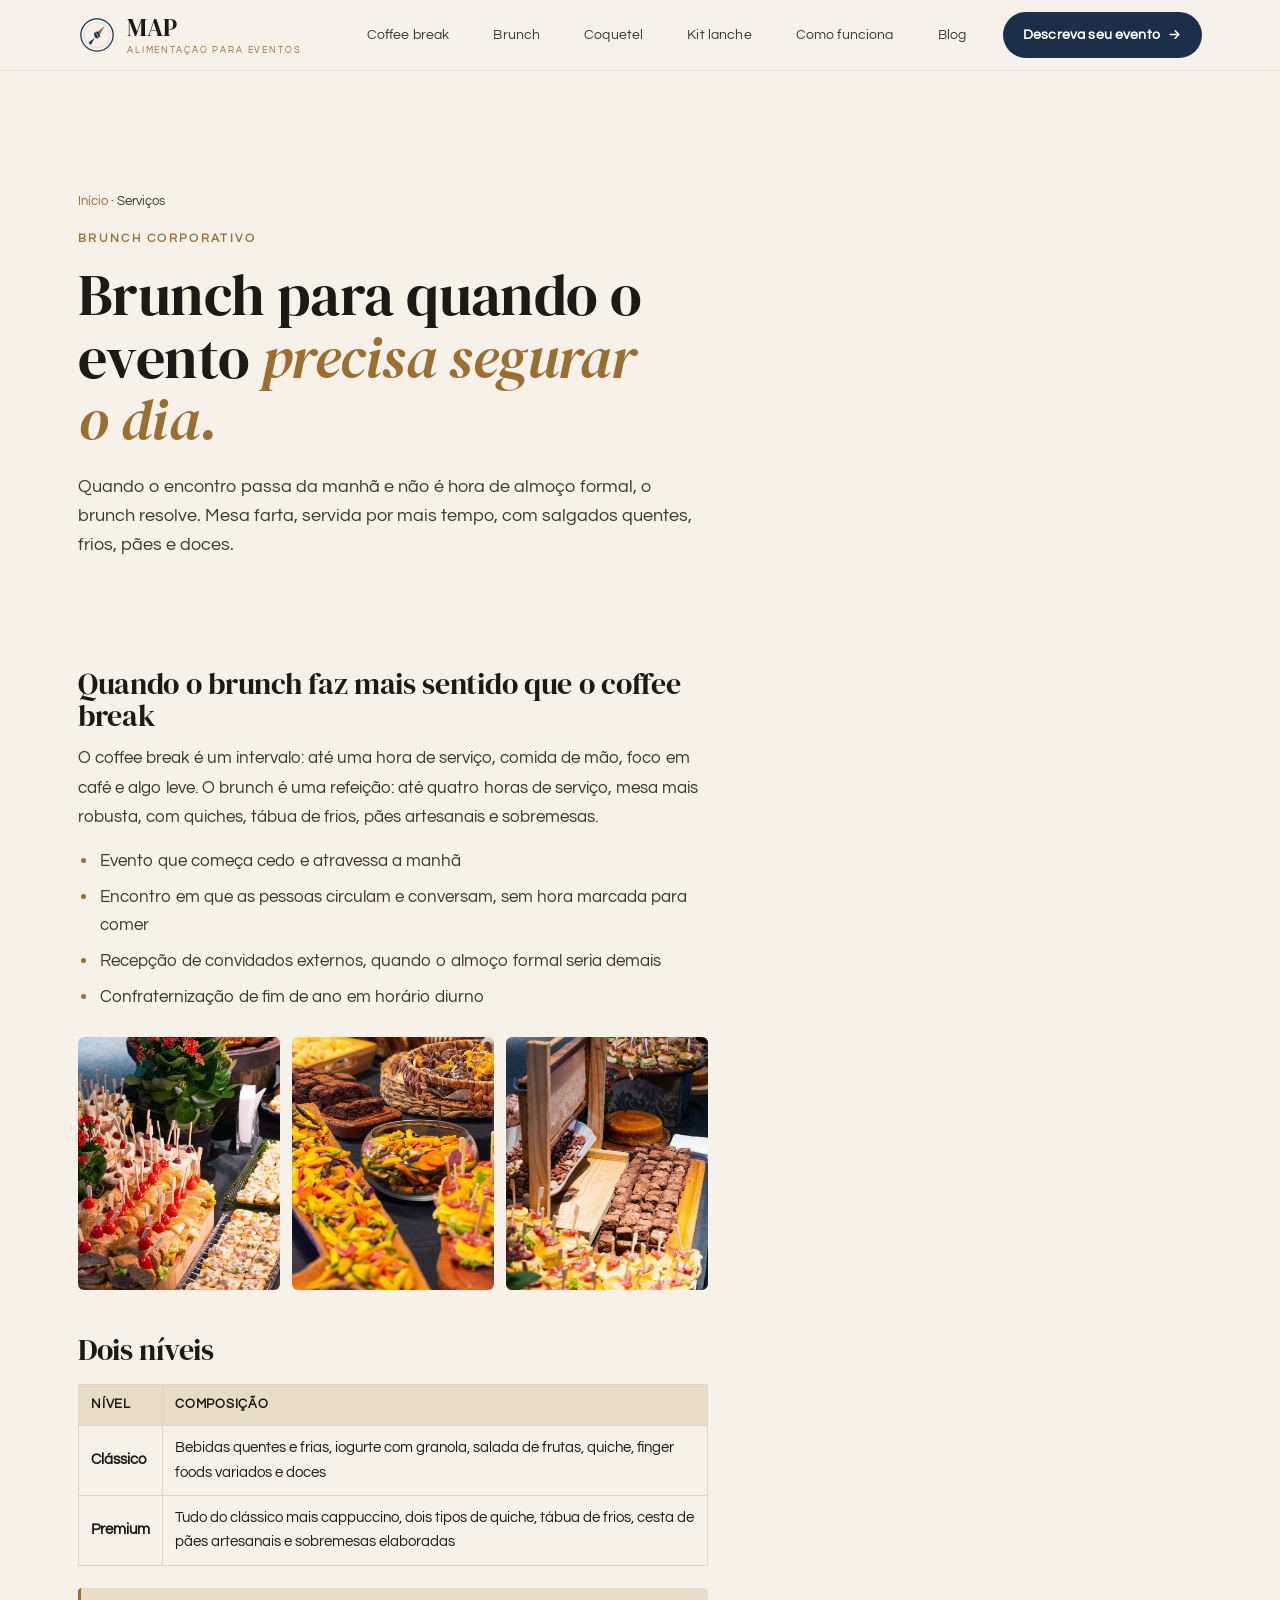
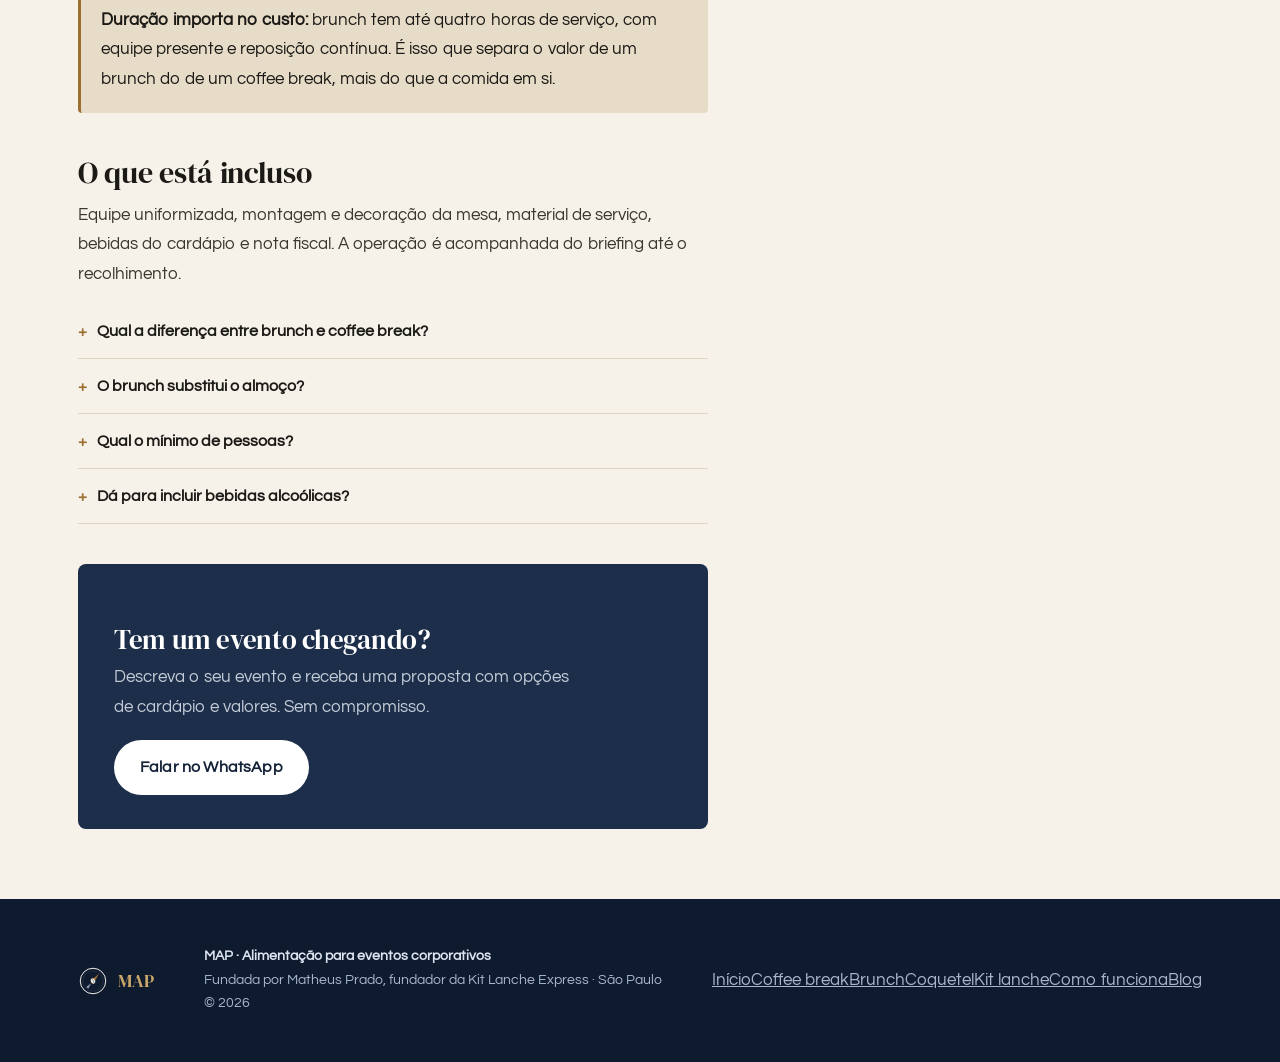
<file: brunch-corporativo.html>
<!DOCTYPE html>
<html lang="pt-BR">
<head>
<meta charset="UTF-8" />
<meta name="viewport" content="width=device-width, initial-scale=1" />
<title>Brunch corporativo em São Paulo | MAP</title>
<meta name="description" content="Brunch para eventos corporativos em São Paulo: mesa completa com quiches, frios, pães artesanais e doces. Equipe, montagem e nota fiscal inclusas." />
<link rel="canonical" href="https://mapalimentacao.com.br/brunch-corporativo.html" />
<meta name="robots" content="index,follow,max-image-preview:large" />
<meta name="geo.region" content="BR-SP" /><meta name="geo.placename" content="São Paulo" />
<meta property="og:type" content="website" />
<meta property="og:site_name" content="MAP Alimentação para Eventos" />
<meta property="og:locale" content="pt_BR" />
<meta property="og:url" content="https://mapalimentacao.com.br/brunch-corporativo.html" />
<meta property="og:title" content="Brunch corporativo em São Paulo | MAP" />
<meta property="og:description" content="Brunch para eventos corporativos em São Paulo: mesa completa com quiches, frios, pães artesanais e doces. Equipe, montagem e nota fiscal inclusas." />
<meta property="og:image" content="https://mapalimentacao.com.br/og-cover.jpg" />
<meta name="twitter:card" content="summary_large_image" />
<link rel="icon" href="/favicon.svg" type="image/svg+xml">
<link rel="alternate icon" href="/favicon-32.png" sizes="32x32">
<link rel="apple-touch-icon" href="/apple-touch-icon.png">
<meta name="theme-color" content="#1C2E4A">
<link rel="preconnect" href="https://fonts.googleapis.com"><link rel="preconnect" href="https://fonts.gstatic.com" crossorigin>
<link href="https://fonts.googleapis.com/css2?family=DM+Serif+Display:ital@0;1&family=Questrial&display=swap" rel="stylesheet">
<link rel="stylesheet" href="/styles.css">
<style>:root{--navy:#1C2E4A;--navy-deep:#142238;}
/* ---- páginas internas ---- */
.pg-hero{padding:120px 0 54px;background:var(--paper);}
.pg-hero .eyebrow{display:block;margin-bottom:16px;}
.pg-title{font-family:var(--display);font-weight:400;font-size:clamp(2.2rem,4.6vw,3.6rem);line-height:1.08;color:var(--ink);max-width:20ch;}
.pg-title i{font-style:italic;color:var(--brass);}
.pg-lead{margin-top:22px;font-size:1.1rem;line-height:1.65;color:var(--ink-soft);max-width:62ch;}
.pg-body{padding:10px 0 70px;}
.prose{max-width:70ch;}
.prose h2{font-family:var(--display);font-weight:400;font-size:1.9rem;color:var(--ink);margin:44px 0 12px;}
.prose h3{font-size:1.15rem;color:var(--ink);margin:28px 0 8px;font-weight:600;}
.prose p{margin:0 0 14px;line-height:1.75;color:var(--ink-soft);}
.prose ul{margin:0 0 16px;padding-left:0;list-style:none;}
.prose li{position:relative;padding-left:22px;margin-bottom:8px;line-height:1.65;color:var(--ink-soft);}
.prose li:before{content:'';position:absolute;left:3px;top:11px;width:5px;height:5px;border-radius:50%;background:var(--brass);}
.prose strong{color:var(--ink);font-weight:600;}
.prose table{width:100%;border-collapse:collapse;margin:18px 0 22px;font-size:.95rem;}
.prose th,.prose td{border:1px solid var(--line);padding:10px 12px;text-align:left;}
.prose th{background:var(--kraft);color:var(--ink);font-size:.8rem;letter-spacing:.06em;text-transform:uppercase;}
.callout{background:var(--kraft);border-left:3px solid var(--brass);border-radius:4px;padding:18px 20px;margin:22px 0;}
.callout p{margin:0;color:var(--ink);}
.gal{display:grid;grid-template-columns:1fr 1fr 1fr;gap:12px;margin:26px 0 6px;}
.gal img{width:100%;aspect-ratio:4/5;object-fit:cover;border-radius:6px;display:block;}
.cta-band{background:var(--navy);border-radius:8px;padding:34px 36px;margin:40px 0 0;color:#F4F1EA;}
.cta-band h3{font-family:var(--display);font-weight:400;font-size:1.7rem;color:#fff;margin-bottom:8px;}
.cta-band p{color:#C4CBD6;margin-bottom:18px;max-width:52ch;}
.faq{margin-top:14px;}
.faq details{border-bottom:1px solid var(--line);padding:14px 0;}
.faq summary{cursor:pointer;font-weight:600;color:var(--ink);list-style:none;font-size:1.02rem;}
.faq summary::-webkit-details-marker{display:none;}
.faq summary:before{content:'+';color:var(--brass);margin-right:10px;font-weight:700;}
.faq details[open] summary:before{content:'–';}
.faq p{margin:10px 0 0;color:var(--ink-soft);line-height:1.7;}
.crumb{font-size:.82rem;color:var(--ink-soft);margin-bottom:18px;}
.crumb a{color:var(--brass);text-decoration:none;}
.cards3{display:grid;grid-template-columns:1fr 1fr 1fr;gap:16px;margin-top:26px;}
.pcard{border:1px solid var(--line);border-radius:8px;padding:22px;background:var(--paper-2);text-decoration:none;display:block;transition:.15s;}
.pcard:hover{border-color:var(--brass);transform:translateY(-2px);}
.pcard .pk{font-size:.72rem;letter-spacing:.14em;text-transform:uppercase;color:var(--brass);font-weight:600;}
.pcard .pt{font-family:var(--display);font-size:1.3rem;color:var(--ink);margin:6px 0 8px;}
.pcard .pd{font-size:.92rem;color:var(--ink-soft);line-height:1.55;}
.post-meta{font-size:.85rem;color:var(--ink-soft);margin-top:10px;}
.post-list{margin-top:8px;}
.post-item{border-bottom:1px solid var(--line);padding:26px 0;}
.post-item a{text-decoration:none;}
.post-item .pt{font-family:var(--display);font-size:1.6rem;color:var(--ink);line-height:1.25;}
.post-item .pd{color:var(--ink-soft);margin-top:8px;line-height:1.6;}
@media(max-width:820px){.cards3,.gal{grid-template-columns:1fr;}.gal{grid-template-columns:1fr 1fr;}}
</style>
<script type="application/ld+json">{"@context": "https://schema.org", "@type": "FAQPage", "@id": "https://mapalimentacao.com.br/brunch-corporativo.html#faq", "mainEntity": [{"@type": "Question", "name": "Qual a diferença entre brunch e coffee break?", "acceptedAnswer": {"@type": "Answer", "text": "O coffee break é um intervalo de até uma hora, com comida de mão. O brunch é uma refeição servida por até quatro horas, com mesa mais completa: quiches, frios, pães e sobremesas. Se as pessoas vão passar a manhã inteira no evento, o brunch resolve melhor."}}, {"@type": "Question", "name": "O brunch substitui o almoço?", "acceptedAnswer": {"@type": "Answer", "text": "Em eventos que terminam no início da tarde, sim. Se o evento segue até o fim do dia, o mais comum é brunch pela manhã e um almoço leve na sequência."}}, {"@type": "Question", "name": "Qual o mínimo de pessoas?", "acceptedAnswer": {"@type": "Answer", "text": "A partir de 30 pessoas em São Paulo capital, como nos demais serviços."}}, {"@type": "Question", "name": "Dá para incluir bebidas alcoólicas?", "acceptedAnswer": {"@type": "Answer", "text": "Sim, sob consulta. Espumante e coquetéis podem ser incluídos conforme o perfil do evento e entram destacados na proposta."}}]}</script>
</head>
<body>
<header class="nav">
  <div class="wrap nav__in">
    <a class="brand" href="/"><svg class="maplogo" width="38" height="38" viewBox="-40 -40 80 80" xmlns="http://www.w3.org/2000/svg" aria-hidden="true"><circle r="34" fill="none" stroke="#1C2E4A" stroke-width="2.6"/><circle r="27" fill="none" stroke="#1C2E4A" stroke-width="0.8" opacity=".3"/><g transform="rotate(40)"><path d="M0 -25 L5.2 3 L0 7.4 L-5.2 3 Z" fill="#9A6F30"/><path d="M0 7.4 L3.4 24 L-3.4 24 Z" fill="#1C2E4A"/></g><g transform="rotate(-28)"><ellipse rx="5.4" ry="7.4" fill="#1C2E4A"/><path d="M0 -6.6 Q1.8 0 0 6.6" stroke="#F6F2EA" stroke-width="1.2" fill="none"/></g></svg><span class="brand__txt"><span class="brand__ph">MAP</span><span class="brand__tagline">Alimentação para eventos</span></span></a><nav class="nav__links"><a href="/coffee-break-corporativo.html">Coffee break</a><a href="/brunch-corporativo.html">Brunch</a><a href="/coquetel-corporativo.html">Coquetel</a><a href="/kit-lanche-para-eventos.html">Kit lanche</a><a href="/como-funciona.html">Como funciona</a><a href="/blog.html">Blog</a></nav>
    <a class="btn" href="/#contato"><span class="nav__cta-label">Descreva seu evento</span><svg class="arw" width="15" height="15" viewBox="0 0 24 24" fill="none" stroke="currentColor" stroke-width="2.4" stroke-linecap="round" stroke-linejoin="round"><path d="M5 12h14M13 6l6 6-6 6"/></svg></a>
  </div>
</header>
<main id="top">
<section class="pg-hero"><div class="wrap">
  <div class="crumb"><a href="/">Início</a> · Serviços</div>
  <span class="eyebrow">Brunch corporativo</span>
  <h1 class="pg-title">Brunch para quando o evento <i>precisa segurar o dia.</i></h1>
  <p class="pg-lead">Quando o encontro passa da manhã e não é hora de almoço formal, o brunch resolve. Mesa farta, servida por mais tempo, com salgados quentes, frios, pães e doces.</p>
</div></section>
<section class="pg-body"><div class="wrap"><div class="prose">

<h2>Quando o brunch faz mais sentido que o coffee break</h2>
<p>O coffee break é um intervalo: até uma hora de serviço, comida de mão, foco em café e algo leve. O brunch é uma refeição: até quatro horas de serviço, mesa mais robusta, com quiches, tábua de frios, pães artesanais e sobremesas.</p>
<ul>
<li>Evento que começa cedo e atravessa a manhã</li>
<li>Encontro em que as pessoas circulam e conversam, sem hora marcada para comer</li>
<li>Recepção de convidados externos, quando o almoço formal seria demais</li>
<li>Confraternização de fim de ano em horário diurno</li>
</ul>
<div class="gal">
  <img src="/img/foto-1.jpg" alt="Mesa de coffee break corporativo montada com finger foods" loading="lazy">
  <img src="/img/foto-4.jpg" alt="Mini sanduíches servidos em evento corporativo" loading="lazy">
  <img src="/img/foto-3.jpg" alt="Ilha de doces e salgados para evento" loading="lazy">
</div>
<h2>Dois níveis</h2>
<table>
<tr><th>Nível</th><th>Composição</th></tr>
<tr><td><strong>Clássico</strong></td><td>Bebidas quentes e frias, iogurte com granola, salada de frutas, quiche, finger foods variados e doces</td></tr>
<tr><td><strong>Premium</strong></td><td>Tudo do clássico mais cappuccino, dois tipos de quiche, tábua de frios, cesta de pães artesanais e sobremesas elaboradas</td></tr>
</table>
<div class="callout"><p><strong>Duração importa no custo:</strong> brunch tem até quatro horas de serviço, com equipe presente e reposição contínua. É isso que separa o valor de um brunch do de um coffee break, mais do que a comida em si.</p></div>
<h2>O que está incluso</h2>
<p>Equipe uniformizada, montagem e decoração da mesa, material de serviço, bebidas do cardápio e nota fiscal. A operação é acompanhada do briefing até o recolhimento.</p>

<div class="faq"><details><summary>Qual a diferença entre brunch e coffee break?</summary><p>O coffee break é um intervalo de até uma hora, com comida de mão. O brunch é uma refeição servida por até quatro horas, com mesa mais completa: quiches, frios, pães e sobremesas. Se as pessoas vão passar a manhã inteira no evento, o brunch resolve melhor.</p></details><details><summary>O brunch substitui o almoço?</summary><p>Em eventos que terminam no início da tarde, sim. Se o evento segue até o fim do dia, o mais comum é brunch pela manhã e um almoço leve na sequência.</p></details><details><summary>Qual o mínimo de pessoas?</summary><p>A partir de 30 pessoas em São Paulo capital, como nos demais serviços.</p></details><details><summary>Dá para incluir bebidas alcoólicas?</summary><p>Sim, sob consulta. Espumante e coquetéis podem ser incluídos conforme o perfil do evento e entram destacados na proposta.</p></details></div>
<div class="cta-band">
  <h3>Tem um evento chegando?</h3>
  <p>Descreva o seu evento e receba uma proposta com opções de cardápio e valores. Sem compromisso.</p>
  <a class="btn btn--light" href="https://wa.me/5511950827474?text=Ol%C3%A1%21%20Quero%20uma%20proposta%20de%20alimenta%C3%A7%C3%A3o%20para%20evento." target="_blank" rel="noopener">Falar no WhatsApp</a>
</div>
</div></div></section>
</main>
<footer class="foot">
  <div class="wrap foot__in">
    <div><div class="foot__brand" style="display:flex;align-items:center;gap:10px"><svg class="maplogo" width="30" height="30" viewBox="-40 -40 80 80" xmlns="http://www.w3.org/2000/svg" aria-hidden="true"><circle r="34" fill="none" stroke="#F4F1EA" stroke-width="2.6"/><circle r="27" fill="none" stroke="#F4F1EA" stroke-width="0.8" opacity=".3"/><g transform="rotate(40)"><path d="M0 -25 L5.2 3 L0 7.4 L-5.2 3 Z" fill="#9A6F30"/><path d="M0 7.4 L3.4 24 L-3.4 24 Z" fill="#8fa0b8"/></g><g transform="rotate(-28)"><ellipse rx="5.4" ry="7.4" fill="#F4F1EA"/><path d="M0 -6.6 Q1.8 0 0 6.6" stroke="#1C2E4A" stroke-width="1.2" fill="none"/></g></svg><span>MAP</span></div></div>
    <div class="foot__meta">
      <b>MAP · Alimentação para eventos corporativos</b><br/>
      Fundada por Matheus Prado, fundador da Kit Lanche Express &middot; São Paulo<br/>
      &copy; 2026
    </div>
    <div class="foot__nav"><a href="/">Início</a><a href="/coffee-break-corporativo.html">Coffee break</a><a href="/brunch-corporativo.html">Brunch</a><a href="/coquetel-corporativo.html">Coquetel</a><a href="/kit-lanche-para-eventos.html">Kit lanche</a><a href="/como-funciona.html">Como funciona</a><a href="/blog.html">Blog</a></div>
  </div>
</footer>
</body></html>
</file>
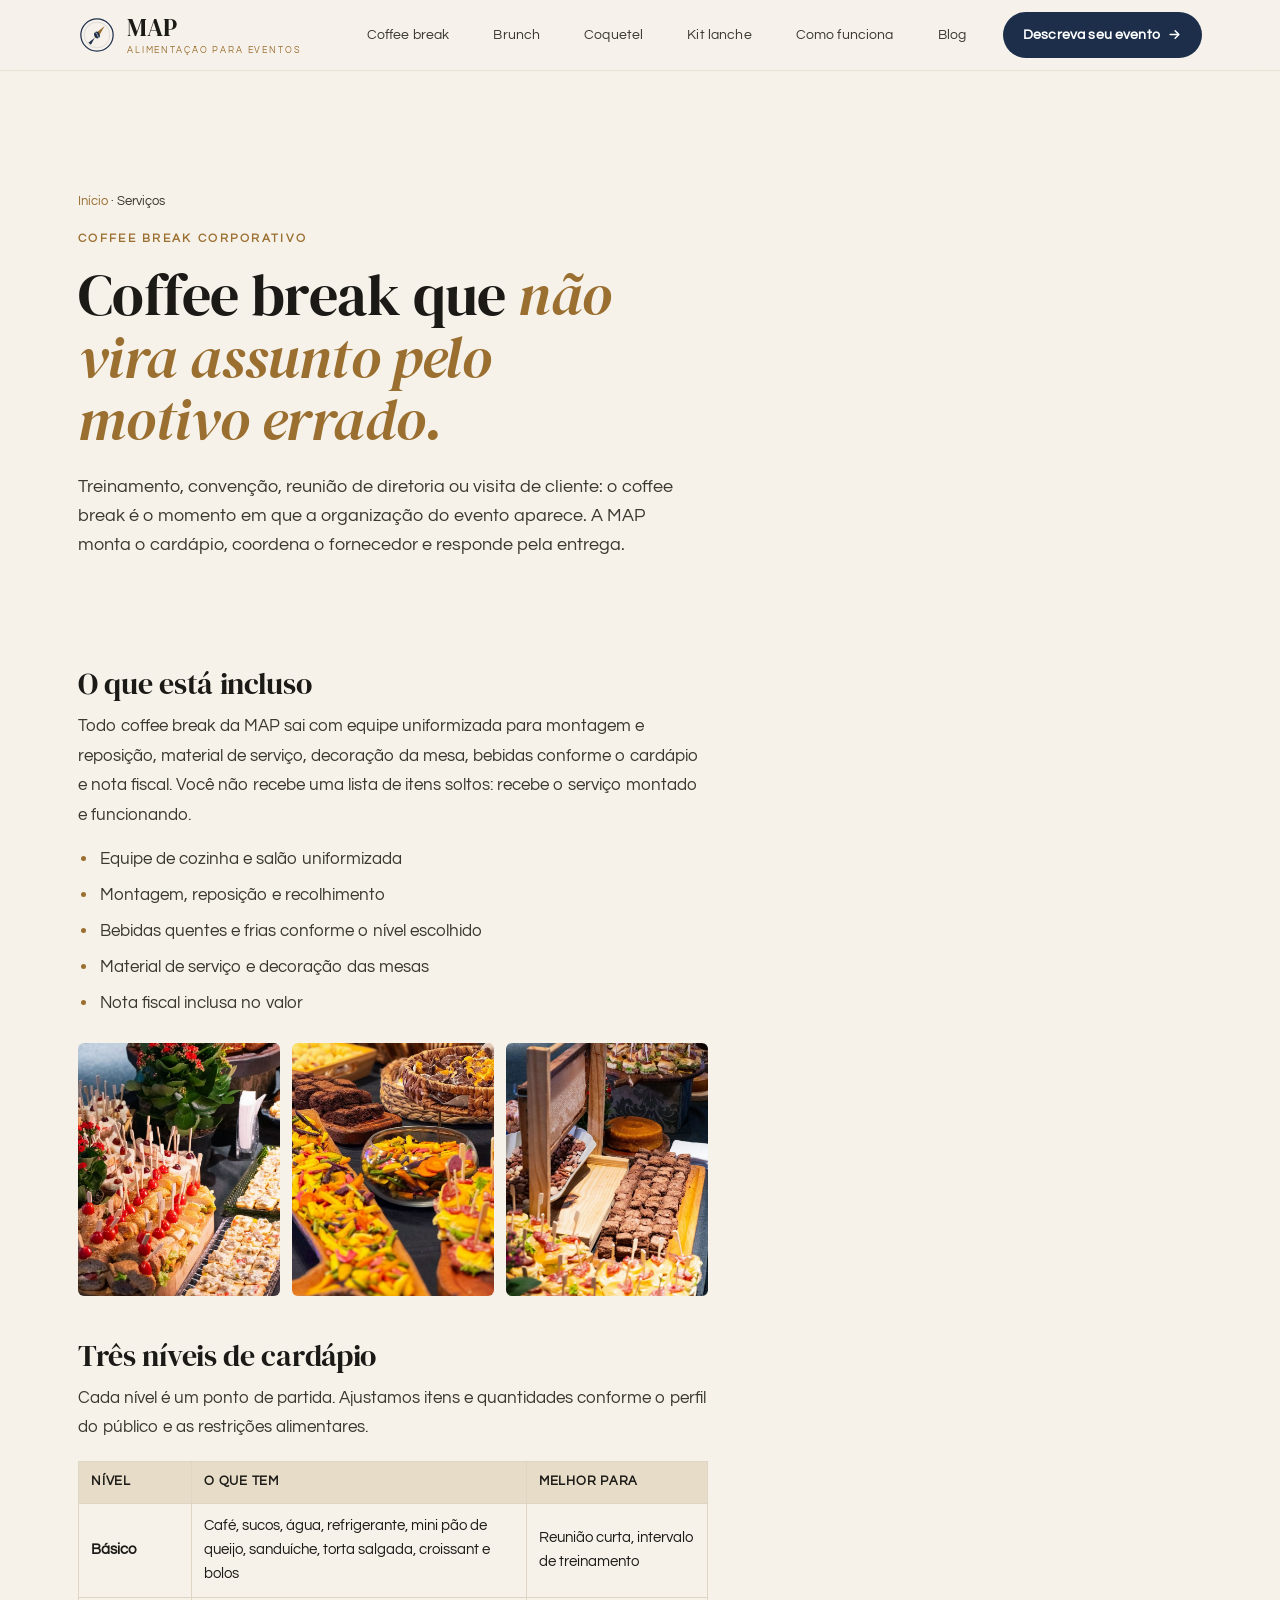
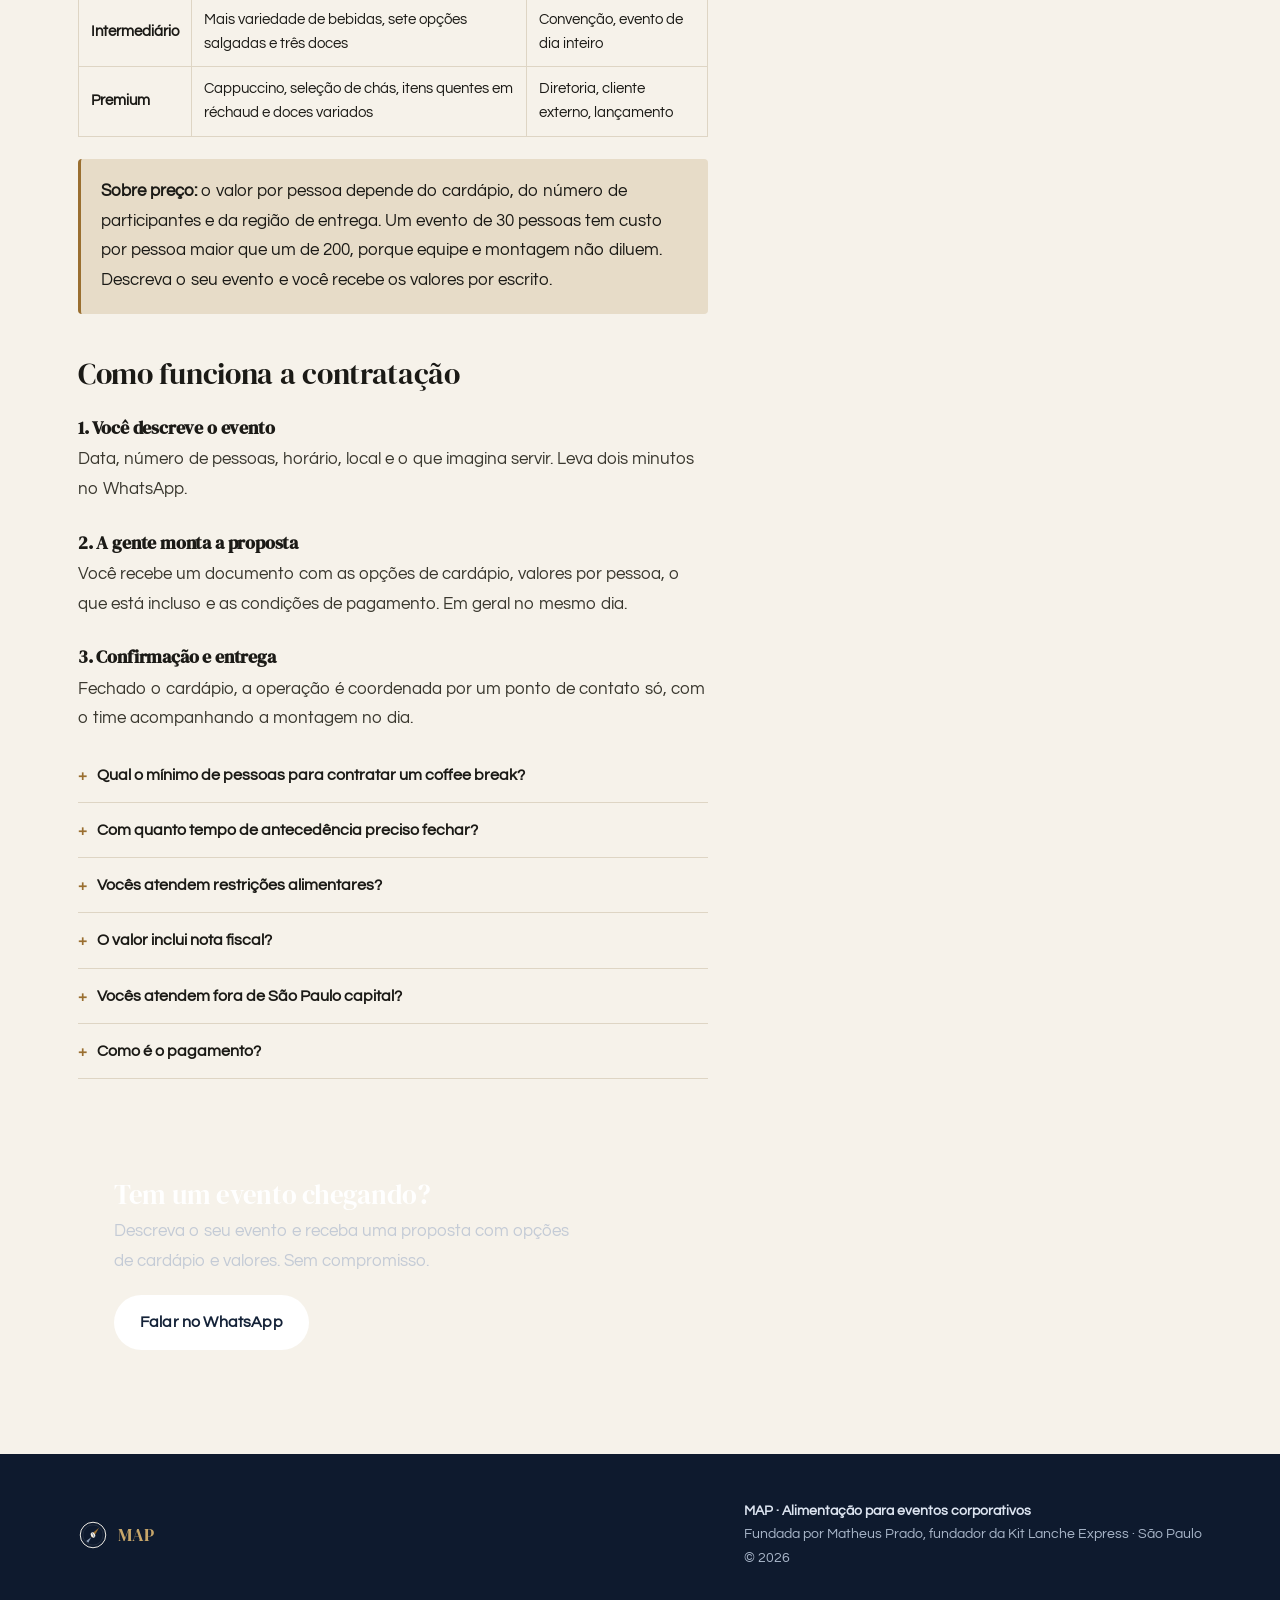
<file: coffee-break-corporativo.html>
<!DOCTYPE html>
<html lang="pt-BR">
<head>
<meta charset="UTF-8" />
<meta name="viewport" content="width=device-width, initial-scale=1" />
<title>Coffee break corporativo em São Paulo | MAP</title>
<meta name="description" content="Coffee break para empresas em São Paulo: cardápios do essencial ao premium, equipe, montagem e nota fiscal inclusa. A partir de 30 pessoas." />
<link rel="canonical" href="https://mapalimentacao.com.br/coffee-break-corporativo.html" />
<meta name="robots" content="index,follow,max-image-preview:large" />
<meta name="geo.region" content="BR-SP" /><meta name="geo.placename" content="São Paulo" />
<meta property="og:type" content="website" />
<meta property="og:site_name" content="MAP Alimentação para Eventos" />
<meta property="og:locale" content="pt_BR" />
<meta property="og:url" content="https://mapalimentacao.com.br/coffee-break-corporativo.html" />
<meta property="og:title" content="Coffee break corporativo em São Paulo | MAP" />
<meta property="og:description" content="Coffee break para empresas em São Paulo: cardápios do essencial ao premium, equipe, montagem e nota fiscal inclusa. A partir de 30 pessoas." />
<meta property="og:image" content="https://mapalimentacao.com.br/og-cover.jpg" />
<meta name="twitter:card" content="summary_large_image" />
<link rel="icon" href="/favicon.svg" type="image/svg+xml">
<link rel="alternate icon" href="/favicon-32.png" sizes="32x32">
<link rel="apple-touch-icon" href="/apple-touch-icon.png">
<meta name="theme-color" content="#1C2E4A">
<link rel="preconnect" href="https://fonts.googleapis.com"><link rel="preconnect" href="https://fonts.gstatic.com" crossorigin>
<link href="https://fonts.googleapis.com/css2?family=DM+Serif+Display:ital@0;1&family=Questrial&display=swap" rel="stylesheet">
<link rel="stylesheet" href="/styles.css">
<style>
/* ---- páginas internas ---- */
.pg-hero{padding:120px 0 54px;background:var(--paper);}
.pg-hero .eyebrow{display:block;margin-bottom:16px;}
.pg-title{font-family:var(--display);font-weight:400;font-size:clamp(2.2rem,4.6vw,3.6rem);line-height:1.08;color:var(--ink);max-width:20ch;}
.pg-title i{font-style:italic;color:var(--brass);}
.pg-lead{margin-top:22px;font-size:1.1rem;line-height:1.65;color:var(--ink-soft);max-width:62ch;}
.pg-body{padding:10px 0 70px;}
.prose{max-width:70ch;}
.prose h2{font-family:var(--display);font-weight:400;font-size:1.9rem;color:var(--ink);margin:44px 0 12px;}
.prose h3{font-size:1.15rem;color:var(--ink);margin:28px 0 8px;font-weight:600;}
.prose p{margin:0 0 14px;line-height:1.75;color:var(--ink-soft);}
.prose ul{margin:0 0 16px;padding-left:0;list-style:none;}
.prose li{position:relative;padding-left:22px;margin-bottom:8px;line-height:1.65;color:var(--ink-soft);}
.prose li:before{content:'';position:absolute;left:3px;top:11px;width:5px;height:5px;border-radius:50%;background:var(--brass);}
.prose strong{color:var(--ink);font-weight:600;}
.prose table{width:100%;border-collapse:collapse;margin:18px 0 22px;font-size:.95rem;}
.prose th,.prose td{border:1px solid var(--line);padding:10px 12px;text-align:left;}
.prose th{background:var(--kraft);color:var(--ink);font-size:.8rem;letter-spacing:.06em;text-transform:uppercase;}
.callout{background:var(--kraft);border-left:3px solid var(--brass);border-radius:4px;padding:18px 20px;margin:22px 0;}
.callout p{margin:0;color:var(--ink);}
.gal{display:grid;grid-template-columns:1fr 1fr 1fr;gap:12px;margin:26px 0 6px;}
.gal img{width:100%;aspect-ratio:4/5;object-fit:cover;border-radius:6px;display:block;}
.cta-band{background:var(--navy);border-radius:8px;padding:34px 36px;margin:40px 0 0;color:#F4F1EA;}
.cta-band h3{font-family:var(--display);font-weight:400;font-size:1.7rem;color:#fff;margin-bottom:8px;}
.cta-band p{color:#C4CBD6;margin-bottom:18px;max-width:52ch;}
.faq{margin-top:14px;}
.faq details{border-bottom:1px solid var(--line);padding:14px 0;}
.faq summary{cursor:pointer;font-weight:600;color:var(--ink);list-style:none;font-size:1.02rem;}
.faq summary::-webkit-details-marker{display:none;}
.faq summary:before{content:'+';color:var(--brass);margin-right:10px;font-weight:700;}
.faq details[open] summary:before{content:'–';}
.faq p{margin:10px 0 0;color:var(--ink-soft);line-height:1.7;}
.crumb{font-size:.82rem;color:var(--ink-soft);margin-bottom:18px;}
.crumb a{color:var(--brass);text-decoration:none;}
.cards3{display:grid;grid-template-columns:1fr 1fr 1fr;gap:16px;margin-top:26px;}
.pcard{border:1px solid var(--line);border-radius:8px;padding:22px;background:var(--paper-2);text-decoration:none;display:block;transition:.15s;}
.pcard:hover{border-color:var(--brass);transform:translateY(-2px);}
.pcard .pk{font-size:.72rem;letter-spacing:.14em;text-transform:uppercase;color:var(--brass);font-weight:600;}
.pcard .pt{font-family:var(--display);font-size:1.3rem;color:var(--ink);margin:6px 0 8px;}
.pcard .pd{font-size:.92rem;color:var(--ink-soft);line-height:1.55;}
.post-meta{font-size:.85rem;color:var(--ink-soft);margin-top:10px;}
.post-list{margin-top:8px;}
.post-item{border-bottom:1px solid var(--line);padding:26px 0;}
.post-item a{text-decoration:none;}
.post-item .pt{font-family:var(--display);font-size:1.6rem;color:var(--ink);line-height:1.25;}
.post-item .pd{color:var(--ink-soft);margin-top:8px;line-height:1.6;}
@media(max-width:820px){.cards3,.gal{grid-template-columns:1fr;}.gal{grid-template-columns:1fr 1fr;}}
</style>
<script type="application/ld+json">{"@context": "https://schema.org", "@type": "FAQPage", "@id": "https://mapalimentacao.com.br/coffee-break-corporativo.html#faq", "mainEntity": [{"@type": "Question", "name": "Qual o mínimo de pessoas para contratar um coffee break?", "acceptedAnswer": {"@type": "Answer", "text": "A MAP atende a partir de 30 pessoas em São Paulo capital. Abaixo disso o custo por pessoa sobe bastante, porque equipe e montagem não diluem. Para grupos menores, a alternativa costuma ser o kit lanche individual."}}, {"@type": "Question", "name": "Com quanto tempo de antecedência preciso fechar?", "acceptedAnswer": {"@type": "Answer", "text": "O ideal é a partir de sete dias, o que garante escolha de cardápio e disponibilidade de equipe. Para demandas urgentes, vale consultar: dependendo da data, conseguimos atender em prazo menor."}}, {"@type": "Question", "name": "Vocês atendem restrições alimentares?", "acceptedAnswer": {"@type": "Answer", "text": "Sim. Sem glúten, sem lactose, vegetariano e vegano são ajustes comuns. Informe as restrições no briefing para que entrem no cardápio desde o início, com identificação na mesa."}}, {"@type": "Question", "name": "O valor inclui nota fiscal?", "acceptedAnswer": {"@type": "Answer", "text": "Sim. Os valores apresentados na proposta já incluem nota fiscal, e as condições de pagamento vêm por escrito no documento."}}, {"@type": "Question", "name": "Vocês atendem fora de São Paulo capital?", "acceptedAnswer": {"@type": "Answer", "text": "Sim, sob consulta. Região metropolitana e interior são atendidos com avaliação de frete e deslocamento de equipe, o que entra na proposta de forma transparente."}}, {"@type": "Question", "name": "Como é o pagamento?", "acceptedAnswer": {"@type": "Answer", "text": "O padrão é 50% no fechamento e 50% faturado em até sete dias após o evento. Para órgãos públicos e empresas com processo interno, emitimos proposta em formato de ofício."}}]}</script>
</head>
<body>
<header class="nav">
  <div class="wrap nav__in">
    <a class="brand" href="/"><svg class="maplogo" width="38" height="38" viewBox="-40 -40 80 80" xmlns="http://www.w3.org/2000/svg" aria-hidden="true"><circle r="34" fill="none" stroke="#1C2E4A" stroke-width="2.6"/><circle r="27" fill="none" stroke="#1C2E4A" stroke-width="0.8" opacity=".3"/><g transform="rotate(40)"><path d="M0 -25 L5.2 3 L0 7.4 L-5.2 3 Z" fill="#9A6F30"/><path d="M0 7.4 L3.4 24 L-3.4 24 Z" fill="#1C2E4A"/></g><g transform="rotate(-28)"><ellipse rx="5.4" ry="7.4" fill="#1C2E4A"/><path d="M0 -6.6 Q1.8 0 0 6.6" stroke="#F6F2EA" stroke-width="1.2" fill="none"/></g></svg><span class="brand__txt"><span class="brand__ph">MAP</span><span class="brand__tagline">Alimentação para eventos</span></span></a><nav class="nav__links"><a href="/coffee-break-corporativo.html">Coffee break</a><a href="/brunch-corporativo.html">Brunch</a><a href="/coquetel-corporativo.html">Coquetel</a><a href="/kit-lanche-para-eventos.html">Kit lanche</a><a href="/como-funciona.html">Como funciona</a><a href="/blog.html">Blog</a></nav>
    <a class="btn" href="/#contato"><span class="nav__cta-label">Descreva seu evento</span><svg class="arw" width="15" height="15" viewBox="0 0 24 24" fill="none" stroke="currentColor" stroke-width="2.4" stroke-linecap="round" stroke-linejoin="round"><path d="M5 12h14M13 6l6 6-6 6"/></svg></a>
  </div>
</header>
<main id="top">
<section class="pg-hero"><div class="wrap">
  <div class="crumb"><a href="/">Início</a> · Serviços</div>
  <span class="eyebrow">Coffee break corporativo</span>
  <h1 class="pg-title">Coffee break que <i>não vira assunto pelo motivo errado.</i></h1>
  <p class="pg-lead">Treinamento, convenção, reunião de diretoria ou visita de cliente: o coffee break é o momento em que a organização do evento aparece. A MAP monta o cardápio, coordena o fornecedor e responde pela entrega.</p>
</div></section>
<section class="pg-body"><div class="wrap"><div class="prose">

<h2>O que está incluso</h2>
<p>Todo coffee break da MAP sai com equipe uniformizada para montagem e reposição, material de serviço, decoração da mesa, bebidas conforme o cardápio e nota fiscal. Você não recebe uma lista de itens soltos: recebe o serviço montado e funcionando.</p>
<ul>
<li>Equipe de cozinha e salão uniformizada</li>
<li>Montagem, reposição e recolhimento</li>
<li>Bebidas quentes e frias conforme o nível escolhido</li>
<li>Material de serviço e decoração das mesas</li>
<li>Nota fiscal inclusa no valor</li>
</ul>
<div class="gal">
  <img src="/img/foto-1.jpg" alt="Mesa de coffee break corporativo montada com finger foods" loading="lazy">
  <img src="/img/foto-4.jpg" alt="Mini sanduíches servidos em evento corporativo" loading="lazy">
  <img src="/img/foto-3.jpg" alt="Ilha de doces e salgados para evento" loading="lazy">
</div>
<h2>Três níveis de cardápio</h2>
<p>Cada nível é um ponto de partida. Ajustamos itens e quantidades conforme o perfil do público e as restrições alimentares.</p>
<table>
<tr><th>Nível</th><th>O que tem</th><th>Melhor para</th></tr>
<tr><td><strong>Básico</strong></td><td>Café, sucos, água, refrigerante, mini pão de queijo, sanduíche, torta salgada, croissant e bolos</td><td>Reunião curta, intervalo de treinamento</td></tr>
<tr><td><strong>Intermediário</strong></td><td>Mais variedade de bebidas, sete opções salgadas e três doces</td><td>Convenção, evento de dia inteiro</td></tr>
<tr><td><strong>Premium</strong></td><td>Cappuccino, seleção de chás, itens quentes em réchaud e doces variados</td><td>Diretoria, cliente externo, lançamento</td></tr>
</table>
<div class="callout"><p><strong>Sobre preço:</strong> o valor por pessoa depende do cardápio, do número de participantes e da região de entrega. Um evento de 30 pessoas tem custo por pessoa maior que um de 200, porque equipe e montagem não diluem. Descreva o seu evento e você recebe os valores por escrito.</p></div>
<h2>Como funciona a contratação</h2>
<h3>1. Você descreve o evento</h3>
<p>Data, número de pessoas, horário, local e o que imagina servir. Leva dois minutos no WhatsApp.</p>
<h3>2. A gente monta a proposta</h3>
<p>Você recebe um documento com as opções de cardápio, valores por pessoa, o que está incluso e as condições de pagamento. Em geral no mesmo dia.</p>
<h3>3. Confirmação e entrega</h3>
<p>Fechado o cardápio, a operação é coordenada por um ponto de contato só, com o time acompanhando a montagem no dia.</p>

<div class="faq"><details><summary>Qual o mínimo de pessoas para contratar um coffee break?</summary><p>A MAP atende a partir de 30 pessoas em São Paulo capital. Abaixo disso o custo por pessoa sobe bastante, porque equipe e montagem não diluem. Para grupos menores, a alternativa costuma ser o kit lanche individual.</p></details><details><summary>Com quanto tempo de antecedência preciso fechar?</summary><p>O ideal é a partir de sete dias, o que garante escolha de cardápio e disponibilidade de equipe. Para demandas urgentes, vale consultar: dependendo da data, conseguimos atender em prazo menor.</p></details><details><summary>Vocês atendem restrições alimentares?</summary><p>Sim. Sem glúten, sem lactose, vegetariano e vegano são ajustes comuns. Informe as restrições no briefing para que entrem no cardápio desde o início, com identificação na mesa.</p></details><details><summary>O valor inclui nota fiscal?</summary><p>Sim. Os valores apresentados na proposta já incluem nota fiscal, e as condições de pagamento vêm por escrito no documento.</p></details><details><summary>Vocês atendem fora de São Paulo capital?</summary><p>Sim, sob consulta. Região metropolitana e interior são atendidos com avaliação de frete e deslocamento de equipe, o que entra na proposta de forma transparente.</p></details><details><summary>Como é o pagamento?</summary><p>O padrão é 50% no fechamento e 50% faturado em até sete dias após o evento. Para órgãos públicos e empresas com processo interno, emitimos proposta em formato de ofício.</p></details></div>
<div class="cta-band">
  <h3>Tem um evento chegando?</h3>
  <p>Descreva o seu evento e receba uma proposta com opções de cardápio e valores. Sem compromisso.</p>
  <a class="btn btn--light" href="https://wa.me/5511950827474?text=Ol%C3%A1%21%20Quero%20uma%20proposta%20de%20alimenta%C3%A7%C3%A3o%20para%20evento." target="_blank" rel="noopener">Falar no WhatsApp</a>
</div>
</div></div></section>
</main>
<footer class="foot">
  <div class="wrap foot__in">
    <div><div class="foot__brand" style="display:flex;align-items:center;gap:10px"><svg class="maplogo" width="30" height="30" viewBox="-40 -40 80 80" xmlns="http://www.w3.org/2000/svg" aria-hidden="true"><circle r="34" fill="none" stroke="#F4F1EA" stroke-width="2.6"/><circle r="27" fill="none" stroke="#F4F1EA" stroke-width="0.8" opacity=".3"/><g transform="rotate(40)"><path d="M0 -25 L5.2 3 L0 7.4 L-5.2 3 Z" fill="#9A6F30"/><path d="M0 7.4 L3.4 24 L-3.4 24 Z" fill="#8fa0b8"/></g><g transform="rotate(-28)"><ellipse rx="5.4" ry="7.4" fill="#F4F1EA"/><path d="M0 -6.6 Q1.8 0 0 6.6" stroke="#1C2E4A" stroke-width="1.2" fill="none"/></g></svg><span>MAP</span></div></div>
    <div class="foot__meta">
      <b>MAP · Alimentação para eventos corporativos</b><br/>
      Fundada por Matheus Prado, fundador da Kit Lanche Express &middot; São Paulo<br/>
      &copy; 2026
    </div>
  </div>
</footer>
</body></html>
</file>
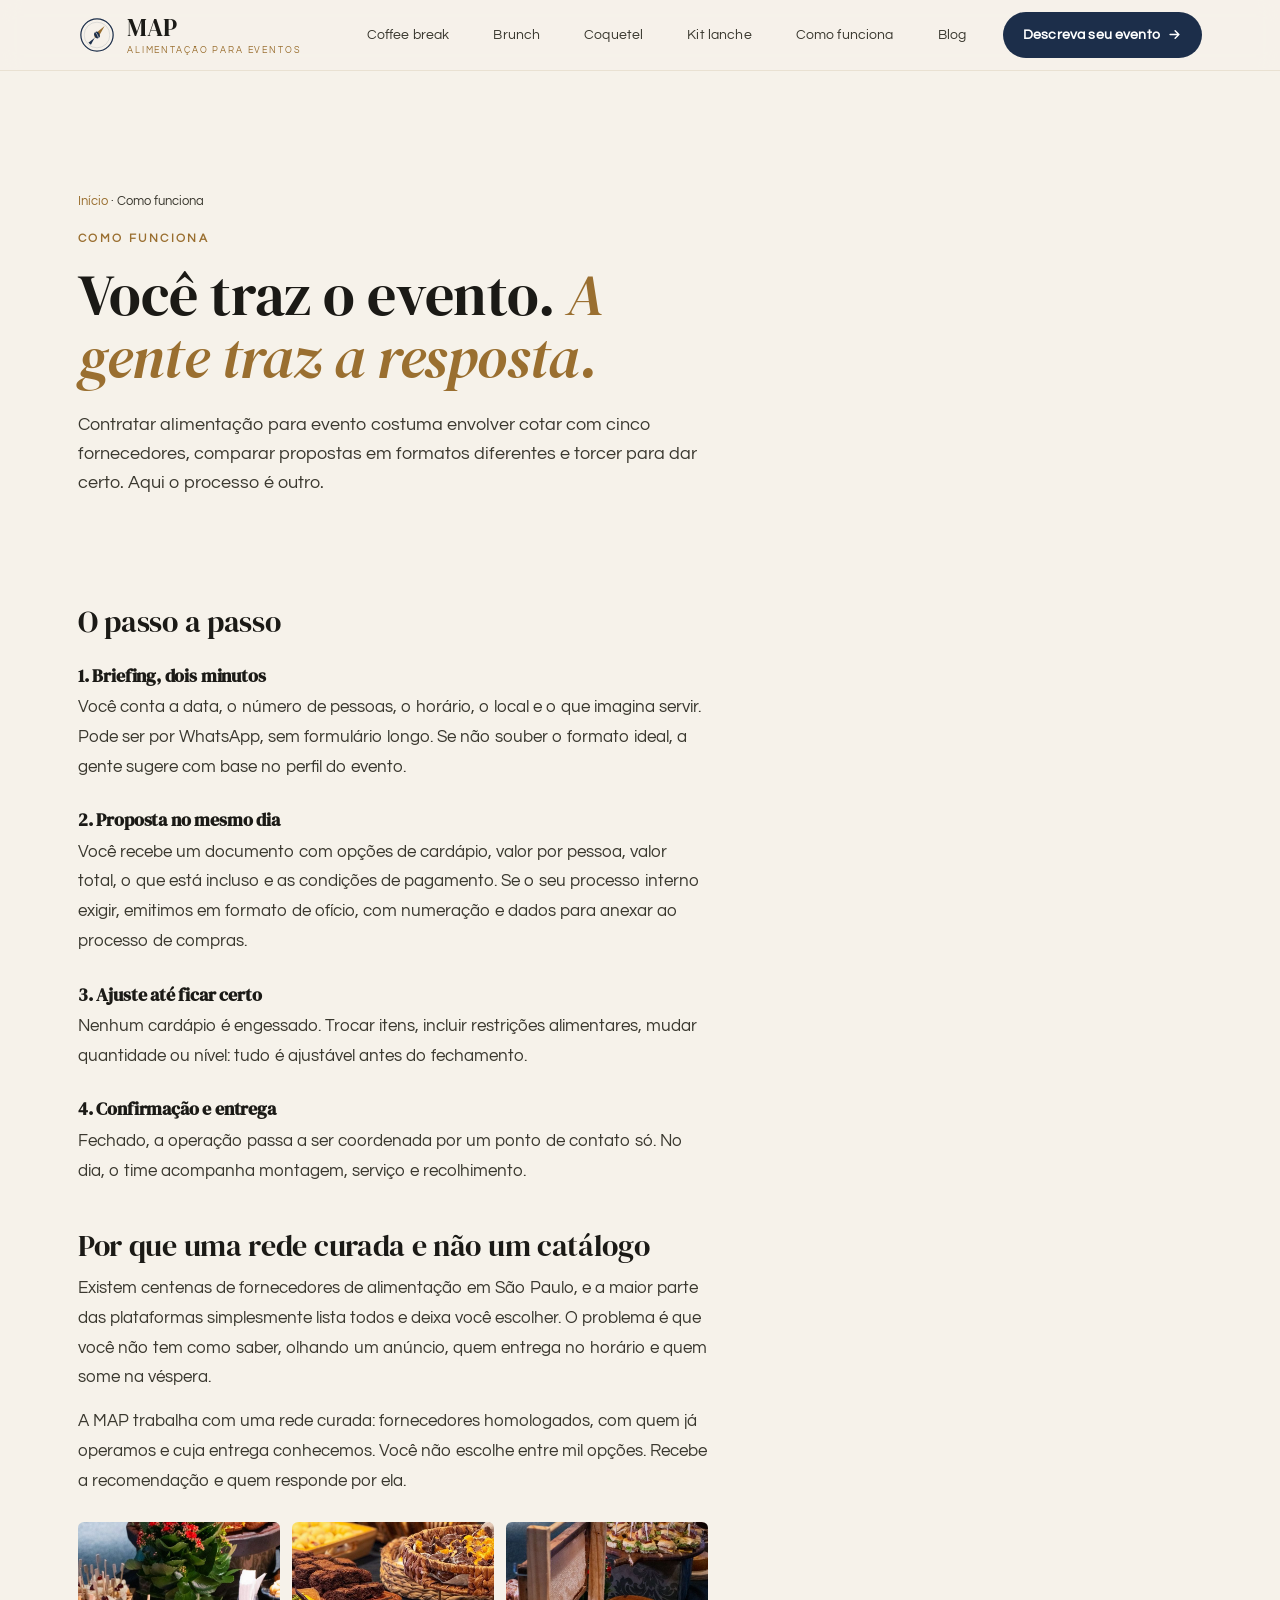
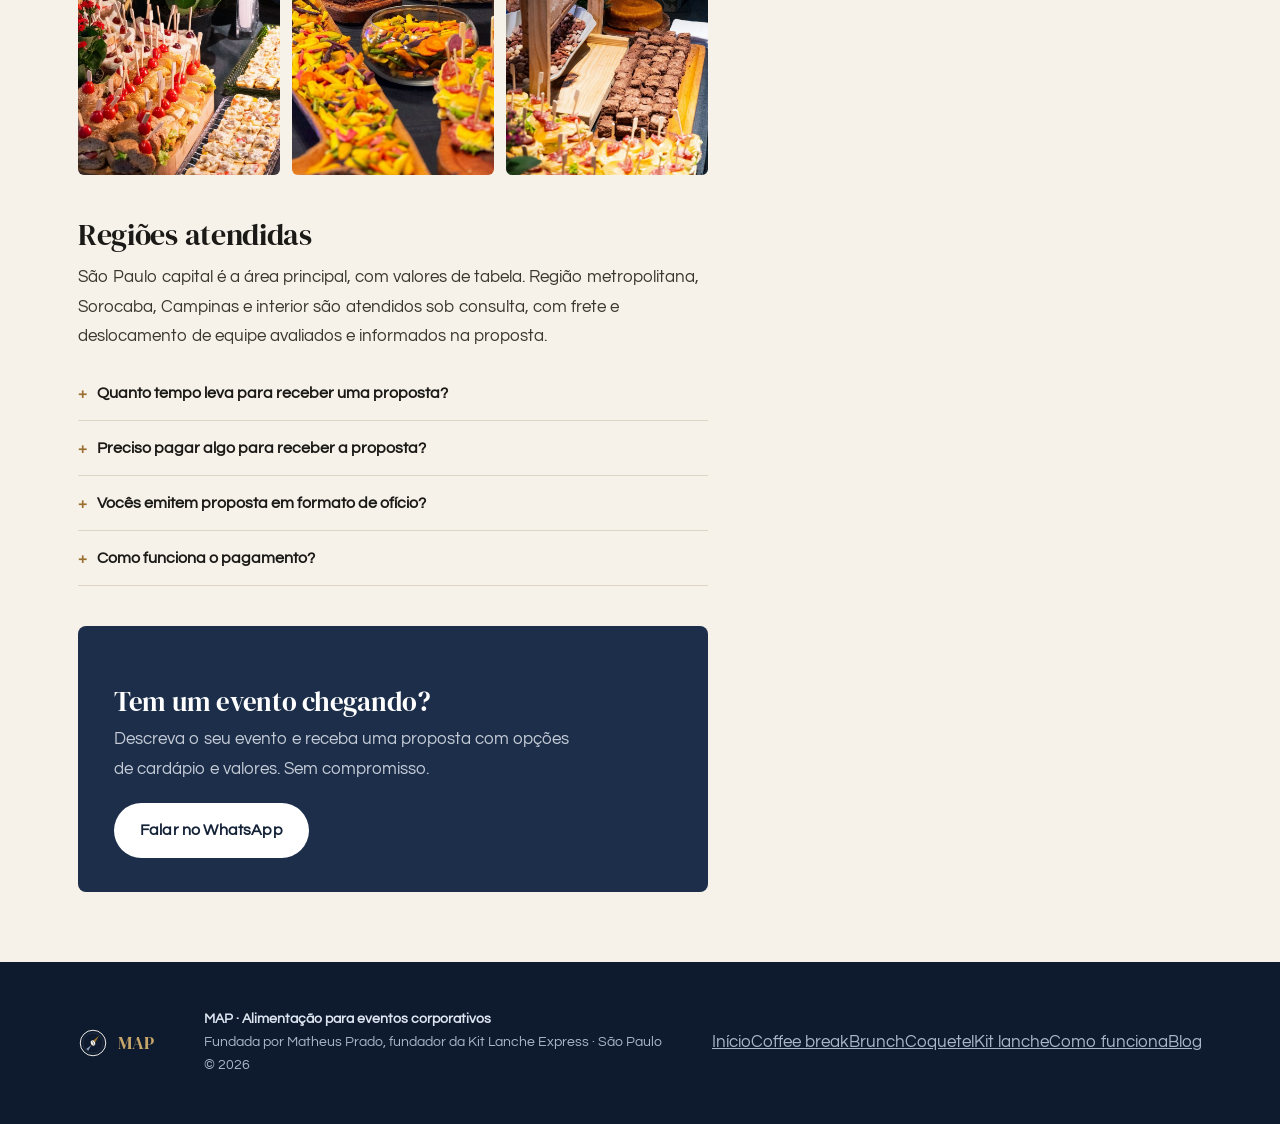
<file: como-funciona.html>
<!DOCTYPE html>
<html lang="pt-BR">
<head>
<meta charset="UTF-8" />
<meta name="viewport" content="width=device-width, initial-scale=1" />
<title>Como contratar alimentação para evento corporativo | MAP</title>
<meta name="description" content="O passo a passo para contratar coffee break, brunch ou coquetel para o seu evento: briefing, proposta, confirmação e entrega." />
<link rel="canonical" href="https://mapalimentacao.com.br/como-funciona.html" />
<meta name="robots" content="index,follow,max-image-preview:large" />
<meta name="geo.region" content="BR-SP" /><meta name="geo.placename" content="São Paulo" />
<meta property="og:type" content="website" />
<meta property="og:site_name" content="MAP Alimentação para Eventos" />
<meta property="og:locale" content="pt_BR" />
<meta property="og:url" content="https://mapalimentacao.com.br/como-funciona.html" />
<meta property="og:title" content="Como contratar alimentação para evento corporativo | MAP" />
<meta property="og:description" content="O passo a passo para contratar coffee break, brunch ou coquetel para o seu evento: briefing, proposta, confirmação e entrega." />
<meta property="og:image" content="https://mapalimentacao.com.br/og-cover.jpg" />
<meta name="twitter:card" content="summary_large_image" />
<link rel="icon" href="/favicon.svg" type="image/svg+xml">
<link rel="alternate icon" href="/favicon-32.png" sizes="32x32">
<link rel="apple-touch-icon" href="/apple-touch-icon.png">
<meta name="theme-color" content="#1C2E4A">
<link rel="preconnect" href="https://fonts.googleapis.com"><link rel="preconnect" href="https://fonts.gstatic.com" crossorigin>
<link href="https://fonts.googleapis.com/css2?family=DM+Serif+Display:ital@0;1&family=Questrial&display=swap" rel="stylesheet">
<link rel="stylesheet" href="/styles.css">
<style>:root{--navy:#1C2E4A;--navy-deep:#142238;}
/* ---- páginas internas ---- */
.pg-hero{padding:120px 0 54px;background:var(--paper);}
.pg-hero .eyebrow{display:block;margin-bottom:16px;}
.pg-title{font-family:var(--display);font-weight:400;font-size:clamp(2.2rem,4.6vw,3.6rem);line-height:1.08;color:var(--ink);max-width:20ch;}
.pg-title i{font-style:italic;color:var(--brass);}
.pg-lead{margin-top:22px;font-size:1.1rem;line-height:1.65;color:var(--ink-soft);max-width:62ch;}
.pg-body{padding:10px 0 70px;}
.prose{max-width:70ch;}
.prose h2{font-family:var(--display);font-weight:400;font-size:1.9rem;color:var(--ink);margin:44px 0 12px;}
.prose h3{font-size:1.15rem;color:var(--ink);margin:28px 0 8px;font-weight:600;}
.prose p{margin:0 0 14px;line-height:1.75;color:var(--ink-soft);}
.prose ul{margin:0 0 16px;padding-left:0;list-style:none;}
.prose li{position:relative;padding-left:22px;margin-bottom:8px;line-height:1.65;color:var(--ink-soft);}
.prose li:before{content:'';position:absolute;left:3px;top:11px;width:5px;height:5px;border-radius:50%;background:var(--brass);}
.prose strong{color:var(--ink);font-weight:600;}
.prose table{width:100%;border-collapse:collapse;margin:18px 0 22px;font-size:.95rem;}
.prose th,.prose td{border:1px solid var(--line);padding:10px 12px;text-align:left;}
.prose th{background:var(--kraft);color:var(--ink);font-size:.8rem;letter-spacing:.06em;text-transform:uppercase;}
.callout{background:var(--kraft);border-left:3px solid var(--brass);border-radius:4px;padding:18px 20px;margin:22px 0;}
.callout p{margin:0;color:var(--ink);}
.gal{display:grid;grid-template-columns:1fr 1fr 1fr;gap:12px;margin:26px 0 6px;}
.gal img{width:100%;aspect-ratio:4/5;object-fit:cover;border-radius:6px;display:block;}
.cta-band{background:var(--navy);border-radius:8px;padding:34px 36px;margin:40px 0 0;color:#F4F1EA;}
.cta-band h3{font-family:var(--display);font-weight:400;font-size:1.7rem;color:#fff;margin-bottom:8px;}
.cta-band p{color:#C4CBD6;margin-bottom:18px;max-width:52ch;}
.faq{margin-top:14px;}
.faq details{border-bottom:1px solid var(--line);padding:14px 0;}
.faq summary{cursor:pointer;font-weight:600;color:var(--ink);list-style:none;font-size:1.02rem;}
.faq summary::-webkit-details-marker{display:none;}
.faq summary:before{content:'+';color:var(--brass);margin-right:10px;font-weight:700;}
.faq details[open] summary:before{content:'–';}
.faq p{margin:10px 0 0;color:var(--ink-soft);line-height:1.7;}
.crumb{font-size:.82rem;color:var(--ink-soft);margin-bottom:18px;}
.crumb a{color:var(--brass);text-decoration:none;}
.cards3{display:grid;grid-template-columns:1fr 1fr 1fr;gap:16px;margin-top:26px;}
.pcard{border:1px solid var(--line);border-radius:8px;padding:22px;background:var(--paper-2);text-decoration:none;display:block;transition:.15s;}
.pcard:hover{border-color:var(--brass);transform:translateY(-2px);}
.pcard .pk{font-size:.72rem;letter-spacing:.14em;text-transform:uppercase;color:var(--brass);font-weight:600;}
.pcard .pt{font-family:var(--display);font-size:1.3rem;color:var(--ink);margin:6px 0 8px;}
.pcard .pd{font-size:.92rem;color:var(--ink-soft);line-height:1.55;}
.post-meta{font-size:.85rem;color:var(--ink-soft);margin-top:10px;}
.post-list{margin-top:8px;}
.post-item{border-bottom:1px solid var(--line);padding:26px 0;}
.post-item a{text-decoration:none;}
.post-item .pt{font-family:var(--display);font-size:1.6rem;color:var(--ink);line-height:1.25;}
.post-item .pd{color:var(--ink-soft);margin-top:8px;line-height:1.6;}
@media(max-width:820px){.cards3,.gal{grid-template-columns:1fr;}.gal{grid-template-columns:1fr 1fr;}}
</style>
<script type="application/ld+json">{"@context": "https://schema.org", "@type": "FAQPage", "@id": "https://mapalimentacao.com.br/como-funciona.html#faq", "mainEntity": [{"@type": "Question", "name": "Quanto tempo leva para receber uma proposta?", "acceptedAnswer": {"@type": "Answer", "text": "Em geral no mesmo dia útil do briefing. Eventos com escopo mais complexo, envolvendo vários serviços ou vários dias, podem levar até 48 horas."}}, {"@type": "Question", "name": "Preciso pagar algo para receber a proposta?", "acceptedAnswer": {"@type": "Answer", "text": "Não. A proposta e o desenho do cardápio não têm custo e não geram compromisso."}}, {"@type": "Question", "name": "Vocês emitem proposta em formato de ofício?", "acceptedAnswer": {"@type": "Answer", "text": "Sim. Para órgãos públicos, instituições de ensino e empresas com processo formal de compras, emitimos ofício numerado com dados, quadro de valores e anexo de cardápios."}}, {"@type": "Question", "name": "Como funciona o pagamento?", "acceptedAnswer": {"@type": "Answer", "text": "O padrão é 50% no fechamento e 50% faturado em até sete dias após o evento. Condições diferentes podem ser avaliadas conforme o porte do contrato."}}]}</script>
</head>
<body>
<header class="nav">
  <div class="wrap nav__in">
    <a class="brand" href="/"><svg class="maplogo" width="38" height="38" viewBox="-40 -40 80 80" xmlns="http://www.w3.org/2000/svg" aria-hidden="true"><circle r="34" fill="none" stroke="#1C2E4A" stroke-width="2.6"/><circle r="27" fill="none" stroke="#1C2E4A" stroke-width="0.8" opacity=".3"/><g transform="rotate(40)"><path d="M0 -25 L5.2 3 L0 7.4 L-5.2 3 Z" fill="#9A6F30"/><path d="M0 7.4 L3.4 24 L-3.4 24 Z" fill="#1C2E4A"/></g><g transform="rotate(-28)"><ellipse rx="5.4" ry="7.4" fill="#1C2E4A"/><path d="M0 -6.6 Q1.8 0 0 6.6" stroke="#F6F2EA" stroke-width="1.2" fill="none"/></g></svg><span class="brand__txt"><span class="brand__ph">MAP</span><span class="brand__tagline">Alimentação para eventos</span></span></a><nav class="nav__links"><a href="/coffee-break-corporativo.html">Coffee break</a><a href="/brunch-corporativo.html">Brunch</a><a href="/coquetel-corporativo.html">Coquetel</a><a href="/kit-lanche-para-eventos.html">Kit lanche</a><a href="/como-funciona.html">Como funciona</a><a href="/blog.html">Blog</a></nav>
    <a class="btn" href="/#contato"><span class="nav__cta-label">Descreva seu evento</span><svg class="arw" width="15" height="15" viewBox="0 0 24 24" fill="none" stroke="currentColor" stroke-width="2.4" stroke-linecap="round" stroke-linejoin="round"><path d="M5 12h14M13 6l6 6-6 6"/></svg></a>
  </div>
</header>
<main id="top">
<section class="pg-hero"><div class="wrap">
  <div class="crumb"><a href="/">Início</a> · Como funciona</div>
  <span class="eyebrow">Como funciona</span>
  <h1 class="pg-title">Você traz o evento. <i>A gente traz a resposta.</i></h1>
  <p class="pg-lead">Contratar alimentação para evento costuma envolver cotar com cinco fornecedores, comparar propostas em formatos diferentes e torcer para dar certo. Aqui o processo é outro.</p>
</div></section>
<section class="pg-body"><div class="wrap"><div class="prose">

<h2>O passo a passo</h2>
<h3>1. Briefing, dois minutos</h3>
<p>Você conta a data, o número de pessoas, o horário, o local e o que imagina servir. Pode ser por WhatsApp, sem formulário longo. Se não souber o formato ideal, a gente sugere com base no perfil do evento.</p>
<h3>2. Proposta no mesmo dia</h3>
<p>Você recebe um documento com opções de cardápio, valor por pessoa, valor total, o que está incluso e as condições de pagamento. Se o seu processo interno exigir, emitimos em formato de ofício, com numeração e dados para anexar ao processo de compras.</p>
<h3>3. Ajuste até ficar certo</h3>
<p>Nenhum cardápio é engessado. Trocar itens, incluir restrições alimentares, mudar quantidade ou nível: tudo é ajustável antes do fechamento.</p>
<h3>4. Confirmação e entrega</h3>
<p>Fechado, a operação passa a ser coordenada por um ponto de contato só. No dia, o time acompanha montagem, serviço e recolhimento.</p>
<h2>Por que uma rede curada e não um catálogo</h2>
<p>Existem centenas de fornecedores de alimentação em São Paulo, e a maior parte das plataformas simplesmente lista todos e deixa você escolher. O problema é que você não tem como saber, olhando um anúncio, quem entrega no horário e quem some na véspera.</p>
<p>A MAP trabalha com uma rede curada: fornecedores homologados, com quem já operamos e cuja entrega conhecemos. Você não escolhe entre mil opções. Recebe a recomendação e quem responde por ela.</p>
<div class="gal">
  <img src="/img/foto-1.jpg" alt="Mesa de coffee break corporativo montada com finger foods" loading="lazy">
  <img src="/img/foto-4.jpg" alt="Mini sanduíches servidos em evento corporativo" loading="lazy">
  <img src="/img/foto-3.jpg" alt="Ilha de doces e salgados para evento" loading="lazy">
</div>
<h2>Regiões atendidas</h2>
<p>São Paulo capital é a área principal, com valores de tabela. Região metropolitana, Sorocaba, Campinas e interior são atendidos sob consulta, com frete e deslocamento de equipe avaliados e informados na proposta.</p>

<div class="faq"><details><summary>Quanto tempo leva para receber uma proposta?</summary><p>Em geral no mesmo dia útil do briefing. Eventos com escopo mais complexo, envolvendo vários serviços ou vários dias, podem levar até 48 horas.</p></details><details><summary>Preciso pagar algo para receber a proposta?</summary><p>Não. A proposta e o desenho do cardápio não têm custo e não geram compromisso.</p></details><details><summary>Vocês emitem proposta em formato de ofício?</summary><p>Sim. Para órgãos públicos, instituições de ensino e empresas com processo formal de compras, emitimos ofício numerado com dados, quadro de valores e anexo de cardápios.</p></details><details><summary>Como funciona o pagamento?</summary><p>O padrão é 50% no fechamento e 50% faturado em até sete dias após o evento. Condições diferentes podem ser avaliadas conforme o porte do contrato.</p></details></div>
<div class="cta-band">
  <h3>Tem um evento chegando?</h3>
  <p>Descreva o seu evento e receba uma proposta com opções de cardápio e valores. Sem compromisso.</p>
  <a class="btn btn--light" href="https://wa.me/5511950827474?text=Ol%C3%A1%21%20Quero%20uma%20proposta%20de%20alimenta%C3%A7%C3%A3o%20para%20evento." target="_blank" rel="noopener">Falar no WhatsApp</a>
</div>
</div></div></section>
</main>
<footer class="foot">
  <div class="wrap foot__in">
    <div><div class="foot__brand" style="display:flex;align-items:center;gap:10px"><svg class="maplogo" width="30" height="30" viewBox="-40 -40 80 80" xmlns="http://www.w3.org/2000/svg" aria-hidden="true"><circle r="34" fill="none" stroke="#F4F1EA" stroke-width="2.6"/><circle r="27" fill="none" stroke="#F4F1EA" stroke-width="0.8" opacity=".3"/><g transform="rotate(40)"><path d="M0 -25 L5.2 3 L0 7.4 L-5.2 3 Z" fill="#9A6F30"/><path d="M0 7.4 L3.4 24 L-3.4 24 Z" fill="#8fa0b8"/></g><g transform="rotate(-28)"><ellipse rx="5.4" ry="7.4" fill="#F4F1EA"/><path d="M0 -6.6 Q1.8 0 0 6.6" stroke="#1C2E4A" stroke-width="1.2" fill="none"/></g></svg><span>MAP</span></div></div>
    <div class="foot__meta">
      <b>MAP · Alimentação para eventos corporativos</b><br/>
      Fundada por Matheus Prado, fundador da Kit Lanche Express &middot; São Paulo<br/>
      &copy; 2026
    </div>
    <div class="foot__nav"><a href="/">Início</a><a href="/coffee-break-corporativo.html">Coffee break</a><a href="/brunch-corporativo.html">Brunch</a><a href="/coquetel-corporativo.html">Coquetel</a><a href="/kit-lanche-para-eventos.html">Kit lanche</a><a href="/como-funciona.html">Como funciona</a><a href="/blog.html">Blog</a></div>
  </div>
</footer>
</body></html>
</file>
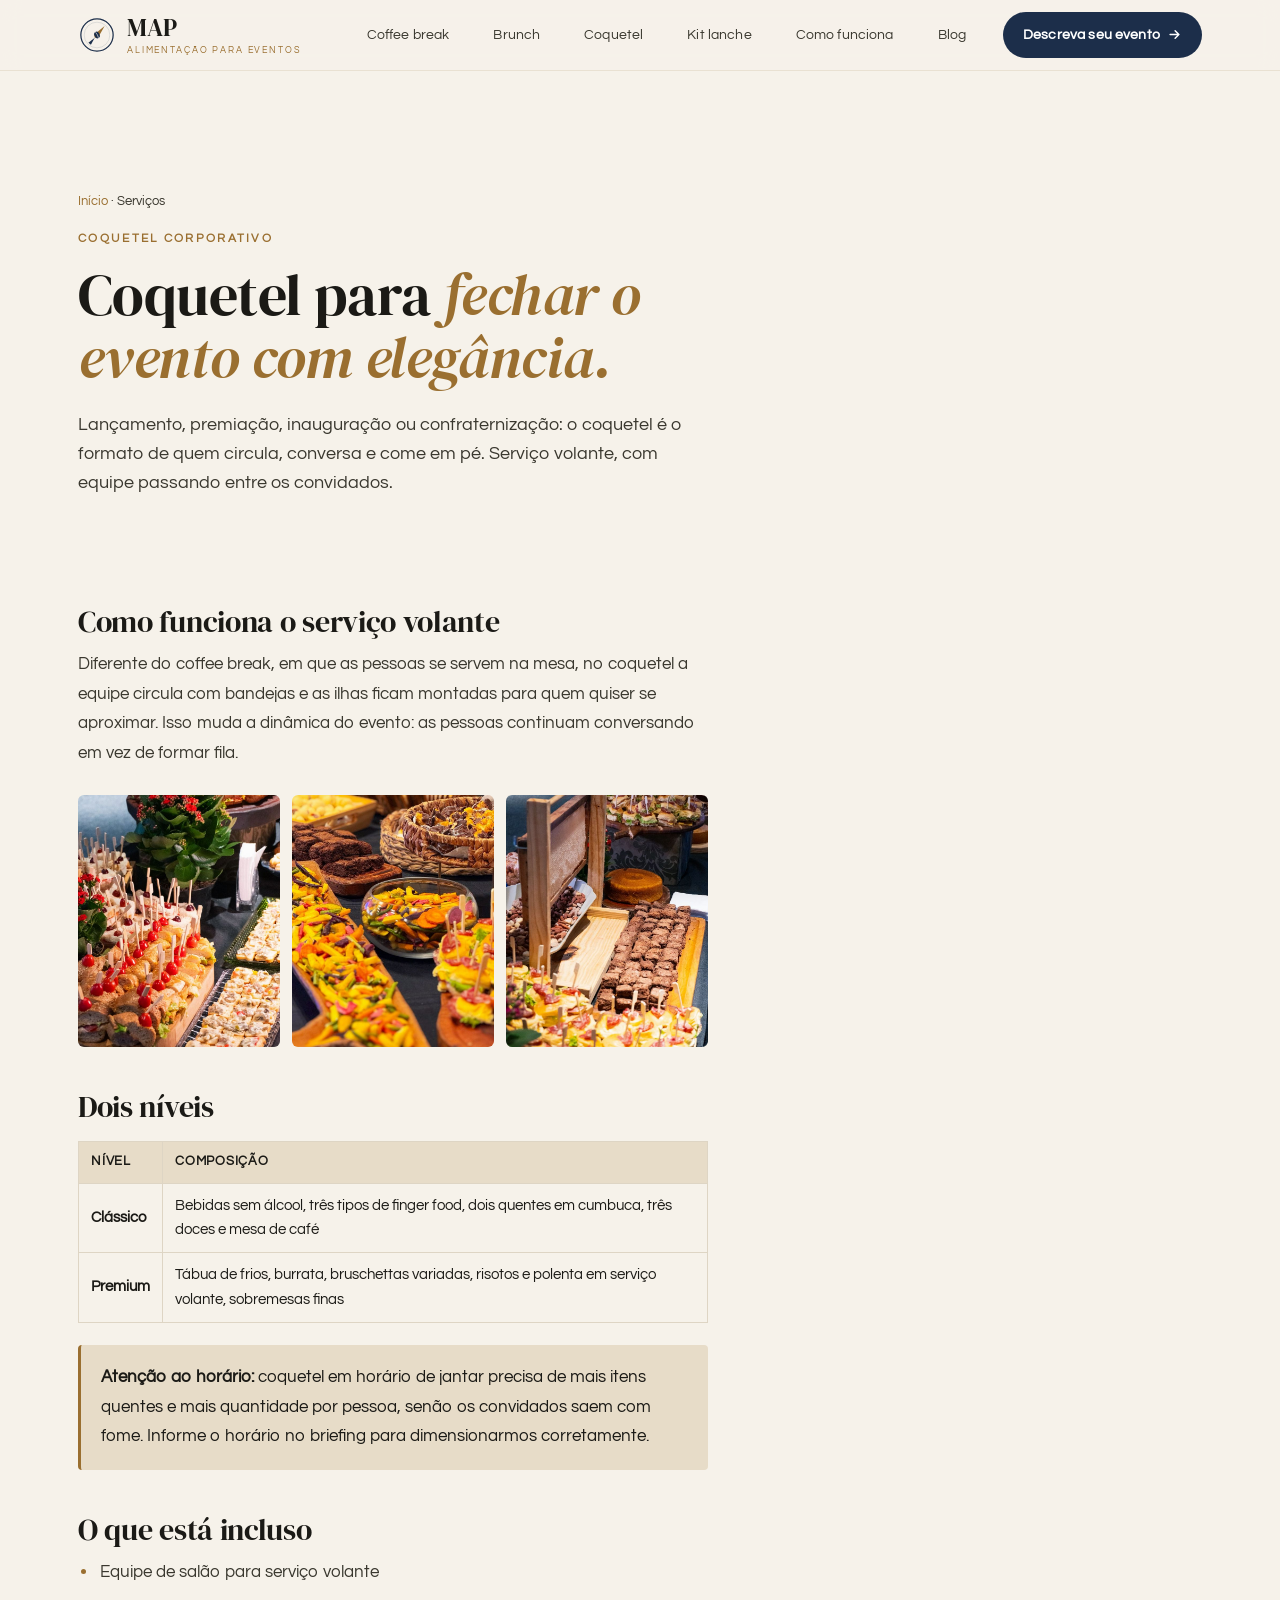
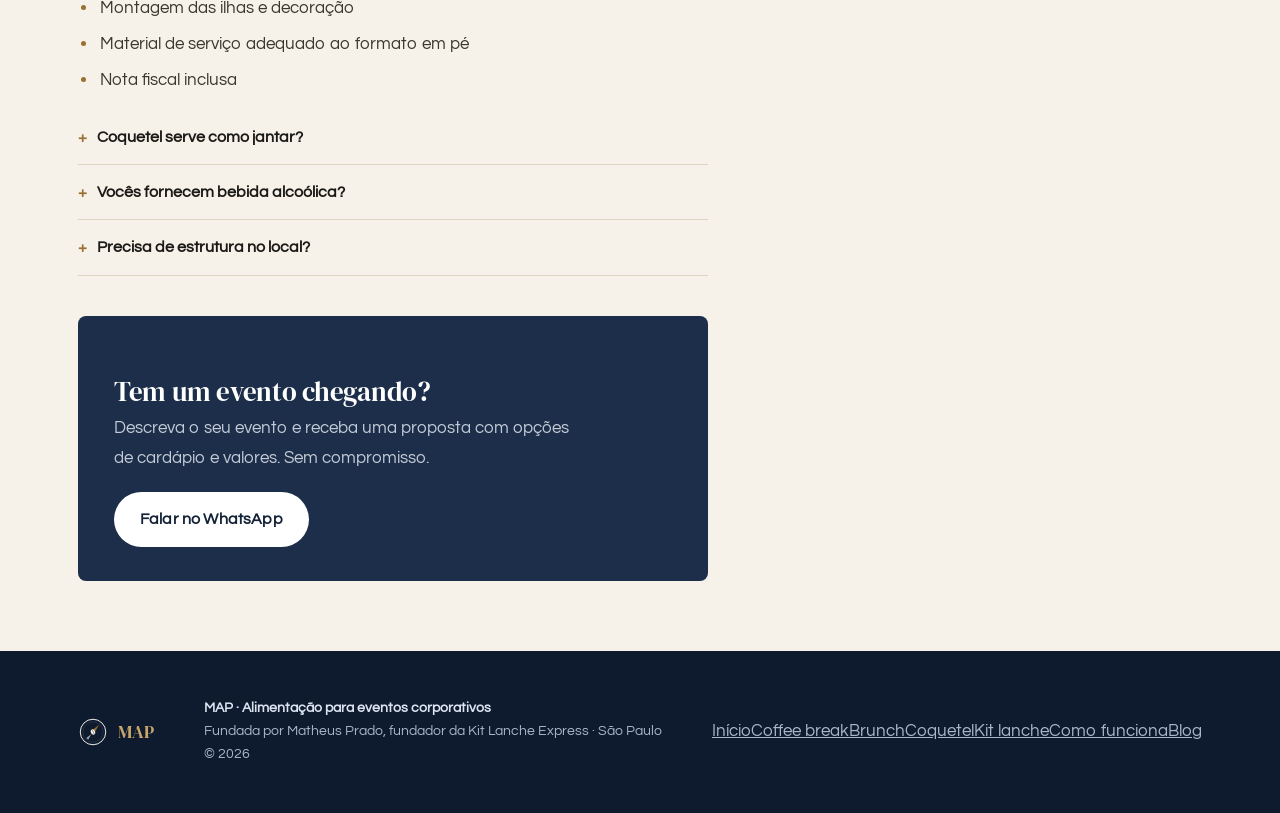
<file: coquetel-corporativo.html>
<!DOCTYPE html>
<html lang="pt-BR">
<head>
<meta charset="UTF-8" />
<meta name="viewport" content="width=device-width, initial-scale=1" />
<title>Coquetel corporativo em São Paulo | MAP</title>
<meta name="description" content="Coquetel para eventos empresariais em São Paulo: finger foods, itens quentes, tábua de frios e bebidas. Serviço volante com equipe completa." />
<link rel="canonical" href="https://mapalimentacao.com.br/coquetel-corporativo.html" />
<meta name="robots" content="index,follow,max-image-preview:large" />
<meta name="geo.region" content="BR-SP" /><meta name="geo.placename" content="São Paulo" />
<meta property="og:type" content="website" />
<meta property="og:site_name" content="MAP Alimentação para Eventos" />
<meta property="og:locale" content="pt_BR" />
<meta property="og:url" content="https://mapalimentacao.com.br/coquetel-corporativo.html" />
<meta property="og:title" content="Coquetel corporativo em São Paulo | MAP" />
<meta property="og:description" content="Coquetel para eventos empresariais em São Paulo: finger foods, itens quentes, tábua de frios e bebidas. Serviço volante com equipe completa." />
<meta property="og:image" content="https://mapalimentacao.com.br/og-cover.jpg" />
<meta name="twitter:card" content="summary_large_image" />
<link rel="icon" href="/favicon.svg" type="image/svg+xml">
<link rel="alternate icon" href="/favicon-32.png" sizes="32x32">
<link rel="apple-touch-icon" href="/apple-touch-icon.png">
<meta name="theme-color" content="#1C2E4A">
<link rel="preconnect" href="https://fonts.googleapis.com"><link rel="preconnect" href="https://fonts.gstatic.com" crossorigin>
<link href="https://fonts.googleapis.com/css2?family=DM+Serif+Display:ital@0;1&family=Questrial&display=swap" rel="stylesheet">
<link rel="stylesheet" href="/styles.css">
<style>:root{--navy:#1C2E4A;--navy-deep:#142238;}
/* ---- páginas internas ---- */
.pg-hero{padding:120px 0 54px;background:var(--paper);}
.pg-hero .eyebrow{display:block;margin-bottom:16px;}
.pg-title{font-family:var(--display);font-weight:400;font-size:clamp(2.2rem,4.6vw,3.6rem);line-height:1.08;color:var(--ink);max-width:20ch;}
.pg-title i{font-style:italic;color:var(--brass);}
.pg-lead{margin-top:22px;font-size:1.1rem;line-height:1.65;color:var(--ink-soft);max-width:62ch;}
.pg-body{padding:10px 0 70px;}
.prose{max-width:70ch;}
.prose h2{font-family:var(--display);font-weight:400;font-size:1.9rem;color:var(--ink);margin:44px 0 12px;}
.prose h3{font-size:1.15rem;color:var(--ink);margin:28px 0 8px;font-weight:600;}
.prose p{margin:0 0 14px;line-height:1.75;color:var(--ink-soft);}
.prose ul{margin:0 0 16px;padding-left:0;list-style:none;}
.prose li{position:relative;padding-left:22px;margin-bottom:8px;line-height:1.65;color:var(--ink-soft);}
.prose li:before{content:'';position:absolute;left:3px;top:11px;width:5px;height:5px;border-radius:50%;background:var(--brass);}
.prose strong{color:var(--ink);font-weight:600;}
.prose table{width:100%;border-collapse:collapse;margin:18px 0 22px;font-size:.95rem;}
.prose th,.prose td{border:1px solid var(--line);padding:10px 12px;text-align:left;}
.prose th{background:var(--kraft);color:var(--ink);font-size:.8rem;letter-spacing:.06em;text-transform:uppercase;}
.callout{background:var(--kraft);border-left:3px solid var(--brass);border-radius:4px;padding:18px 20px;margin:22px 0;}
.callout p{margin:0;color:var(--ink);}
.gal{display:grid;grid-template-columns:1fr 1fr 1fr;gap:12px;margin:26px 0 6px;}
.gal img{width:100%;aspect-ratio:4/5;object-fit:cover;border-radius:6px;display:block;}
.cta-band{background:var(--navy);border-radius:8px;padding:34px 36px;margin:40px 0 0;color:#F4F1EA;}
.cta-band h3{font-family:var(--display);font-weight:400;font-size:1.7rem;color:#fff;margin-bottom:8px;}
.cta-band p{color:#C4CBD6;margin-bottom:18px;max-width:52ch;}
.faq{margin-top:14px;}
.faq details{border-bottom:1px solid var(--line);padding:14px 0;}
.faq summary{cursor:pointer;font-weight:600;color:var(--ink);list-style:none;font-size:1.02rem;}
.faq summary::-webkit-details-marker{display:none;}
.faq summary:before{content:'+';color:var(--brass);margin-right:10px;font-weight:700;}
.faq details[open] summary:before{content:'–';}
.faq p{margin:10px 0 0;color:var(--ink-soft);line-height:1.7;}
.crumb{font-size:.82rem;color:var(--ink-soft);margin-bottom:18px;}
.crumb a{color:var(--brass);text-decoration:none;}
.cards3{display:grid;grid-template-columns:1fr 1fr 1fr;gap:16px;margin-top:26px;}
.pcard{border:1px solid var(--line);border-radius:8px;padding:22px;background:var(--paper-2);text-decoration:none;display:block;transition:.15s;}
.pcard:hover{border-color:var(--brass);transform:translateY(-2px);}
.pcard .pk{font-size:.72rem;letter-spacing:.14em;text-transform:uppercase;color:var(--brass);font-weight:600;}
.pcard .pt{font-family:var(--display);font-size:1.3rem;color:var(--ink);margin:6px 0 8px;}
.pcard .pd{font-size:.92rem;color:var(--ink-soft);line-height:1.55;}
.post-meta{font-size:.85rem;color:var(--ink-soft);margin-top:10px;}
.post-list{margin-top:8px;}
.post-item{border-bottom:1px solid var(--line);padding:26px 0;}
.post-item a{text-decoration:none;}
.post-item .pt{font-family:var(--display);font-size:1.6rem;color:var(--ink);line-height:1.25;}
.post-item .pd{color:var(--ink-soft);margin-top:8px;line-height:1.6;}
@media(max-width:820px){.cards3,.gal{grid-template-columns:1fr;}.gal{grid-template-columns:1fr 1fr;}}
</style>
<script type="application/ld+json">{"@context": "https://schema.org", "@type": "FAQPage", "@id": "https://mapalimentacao.com.br/coquetel-corporativo.html#faq", "mainEntity": [{"@type": "Question", "name": "Coquetel serve como jantar?", "acceptedAnswer": {"@type": "Answer", "text": "Depende do horário e da composição. Um coquetel montado para o horário do jantar precisa de mais itens quentes e maior quantidade por pessoa. Informado isso no briefing, o cardápio é dimensionado para substituir a refeição."}}, {"@type": "Question", "name": "Vocês fornecem bebida alcoólica?", "acceptedAnswer": {"@type": "Answer", "text": "Sim, sob consulta. No nível clássico as bebidas sem álcool já estão inclusas; cerveja, vinho e espumante entram como item adicional, com valor destacado na proposta."}}, {"@type": "Question", "name": "Precisa de estrutura no local?", "acceptedAnswer": {"@type": "Answer", "text": "Precisamos de espaço para as ilhas e, idealmente, um ponto de apoio para a equipe. Se o local não tiver copa, avaliamos a montagem no briefing."}}]}</script>
</head>
<body>
<header class="nav">
  <div class="wrap nav__in">
    <a class="brand" href="/"><svg class="maplogo" width="38" height="38" viewBox="-40 -40 80 80" xmlns="http://www.w3.org/2000/svg" aria-hidden="true"><circle r="34" fill="none" stroke="#1C2E4A" stroke-width="2.6"/><circle r="27" fill="none" stroke="#1C2E4A" stroke-width="0.8" opacity=".3"/><g transform="rotate(40)"><path d="M0 -25 L5.2 3 L0 7.4 L-5.2 3 Z" fill="#9A6F30"/><path d="M0 7.4 L3.4 24 L-3.4 24 Z" fill="#1C2E4A"/></g><g transform="rotate(-28)"><ellipse rx="5.4" ry="7.4" fill="#1C2E4A"/><path d="M0 -6.6 Q1.8 0 0 6.6" stroke="#F6F2EA" stroke-width="1.2" fill="none"/></g></svg><span class="brand__txt"><span class="brand__ph">MAP</span><span class="brand__tagline">Alimentação para eventos</span></span></a><nav class="nav__links"><a href="/coffee-break-corporativo.html">Coffee break</a><a href="/brunch-corporativo.html">Brunch</a><a href="/coquetel-corporativo.html">Coquetel</a><a href="/kit-lanche-para-eventos.html">Kit lanche</a><a href="/como-funciona.html">Como funciona</a><a href="/blog.html">Blog</a></nav>
    <a class="btn" href="/#contato"><span class="nav__cta-label">Descreva seu evento</span><svg class="arw" width="15" height="15" viewBox="0 0 24 24" fill="none" stroke="currentColor" stroke-width="2.4" stroke-linecap="round" stroke-linejoin="round"><path d="M5 12h14M13 6l6 6-6 6"/></svg></a>
  </div>
</header>
<main id="top">
<section class="pg-hero"><div class="wrap">
  <div class="crumb"><a href="/">Início</a> · Serviços</div>
  <span class="eyebrow">Coquetel corporativo</span>
  <h1 class="pg-title">Coquetel para <i>fechar o evento com elegância.</i></h1>
  <p class="pg-lead">Lançamento, premiação, inauguração ou confraternização: o coquetel é o formato de quem circula, conversa e come em pé. Serviço volante, com equipe passando entre os convidados.</p>
</div></section>
<section class="pg-body"><div class="wrap"><div class="prose">

<h2>Como funciona o serviço volante</h2>
<p>Diferente do coffee break, em que as pessoas se servem na mesa, no coquetel a equipe circula com bandejas e as ilhas ficam montadas para quem quiser se aproximar. Isso muda a dinâmica do evento: as pessoas continuam conversando em vez de formar fila.</p>
<div class="gal">
  <img src="/img/foto-1.jpg" alt="Mesa de coffee break corporativo montada com finger foods" loading="lazy">
  <img src="/img/foto-4.jpg" alt="Mini sanduíches servidos em evento corporativo" loading="lazy">
  <img src="/img/foto-3.jpg" alt="Ilha de doces e salgados para evento" loading="lazy">
</div>
<h2>Dois níveis</h2>
<table>
<tr><th>Nível</th><th>Composição</th></tr>
<tr><td><strong>Clássico</strong></td><td>Bebidas sem álcool, três tipos de finger food, dois quentes em cumbuca, três doces e mesa de café</td></tr>
<tr><td><strong>Premium</strong></td><td>Tábua de frios, burrata, bruschettas variadas, risotos e polenta em serviço volante, sobremesas finas</td></tr>
</table>
<div class="callout"><p><strong>Atenção ao horário:</strong> coquetel em horário de jantar precisa de mais itens quentes e mais quantidade por pessoa, senão os convidados saem com fome. Informe o horário no briefing para dimensionarmos corretamente.</p></div>
<h2>O que está incluso</h2>
<ul>
<li>Equipe de salão para serviço volante</li>
<li>Montagem das ilhas e decoração</li>
<li>Material de serviço adequado ao formato em pé</li>
<li>Nota fiscal inclusa</li>
</ul>

<div class="faq"><details><summary>Coquetel serve como jantar?</summary><p>Depende do horário e da composição. Um coquetel montado para o horário do jantar precisa de mais itens quentes e maior quantidade por pessoa. Informado isso no briefing, o cardápio é dimensionado para substituir a refeição.</p></details><details><summary>Vocês fornecem bebida alcoólica?</summary><p>Sim, sob consulta. No nível clássico as bebidas sem álcool já estão inclusas; cerveja, vinho e espumante entram como item adicional, com valor destacado na proposta.</p></details><details><summary>Precisa de estrutura no local?</summary><p>Precisamos de espaço para as ilhas e, idealmente, um ponto de apoio para a equipe. Se o local não tiver copa, avaliamos a montagem no briefing.</p></details></div>
<div class="cta-band">
  <h3>Tem um evento chegando?</h3>
  <p>Descreva o seu evento e receba uma proposta com opções de cardápio e valores. Sem compromisso.</p>
  <a class="btn btn--light" href="https://wa.me/5511950827474?text=Ol%C3%A1%21%20Quero%20uma%20proposta%20de%20alimenta%C3%A7%C3%A3o%20para%20evento." target="_blank" rel="noopener">Falar no WhatsApp</a>
</div>
</div></div></section>
</main>
<footer class="foot">
  <div class="wrap foot__in">
    <div><div class="foot__brand" style="display:flex;align-items:center;gap:10px"><svg class="maplogo" width="30" height="30" viewBox="-40 -40 80 80" xmlns="http://www.w3.org/2000/svg" aria-hidden="true"><circle r="34" fill="none" stroke="#F4F1EA" stroke-width="2.6"/><circle r="27" fill="none" stroke="#F4F1EA" stroke-width="0.8" opacity=".3"/><g transform="rotate(40)"><path d="M0 -25 L5.2 3 L0 7.4 L-5.2 3 Z" fill="#9A6F30"/><path d="M0 7.4 L3.4 24 L-3.4 24 Z" fill="#8fa0b8"/></g><g transform="rotate(-28)"><ellipse rx="5.4" ry="7.4" fill="#F4F1EA"/><path d="M0 -6.6 Q1.8 0 0 6.6" stroke="#1C2E4A" stroke-width="1.2" fill="none"/></g></svg><span>MAP</span></div></div>
    <div class="foot__meta">
      <b>MAP · Alimentação para eventos corporativos</b><br/>
      Fundada por Matheus Prado, fundador da Kit Lanche Express &middot; São Paulo<br/>
      &copy; 2026
    </div>
    <div class="foot__nav"><a href="/">Início</a><a href="/coffee-break-corporativo.html">Coffee break</a><a href="/brunch-corporativo.html">Brunch</a><a href="/coquetel-corporativo.html">Coquetel</a><a href="/kit-lanche-para-eventos.html">Kit lanche</a><a href="/como-funciona.html">Como funciona</a><a href="/blog.html">Blog</a></div>
  </div>
</footer>
</body></html>
</file>
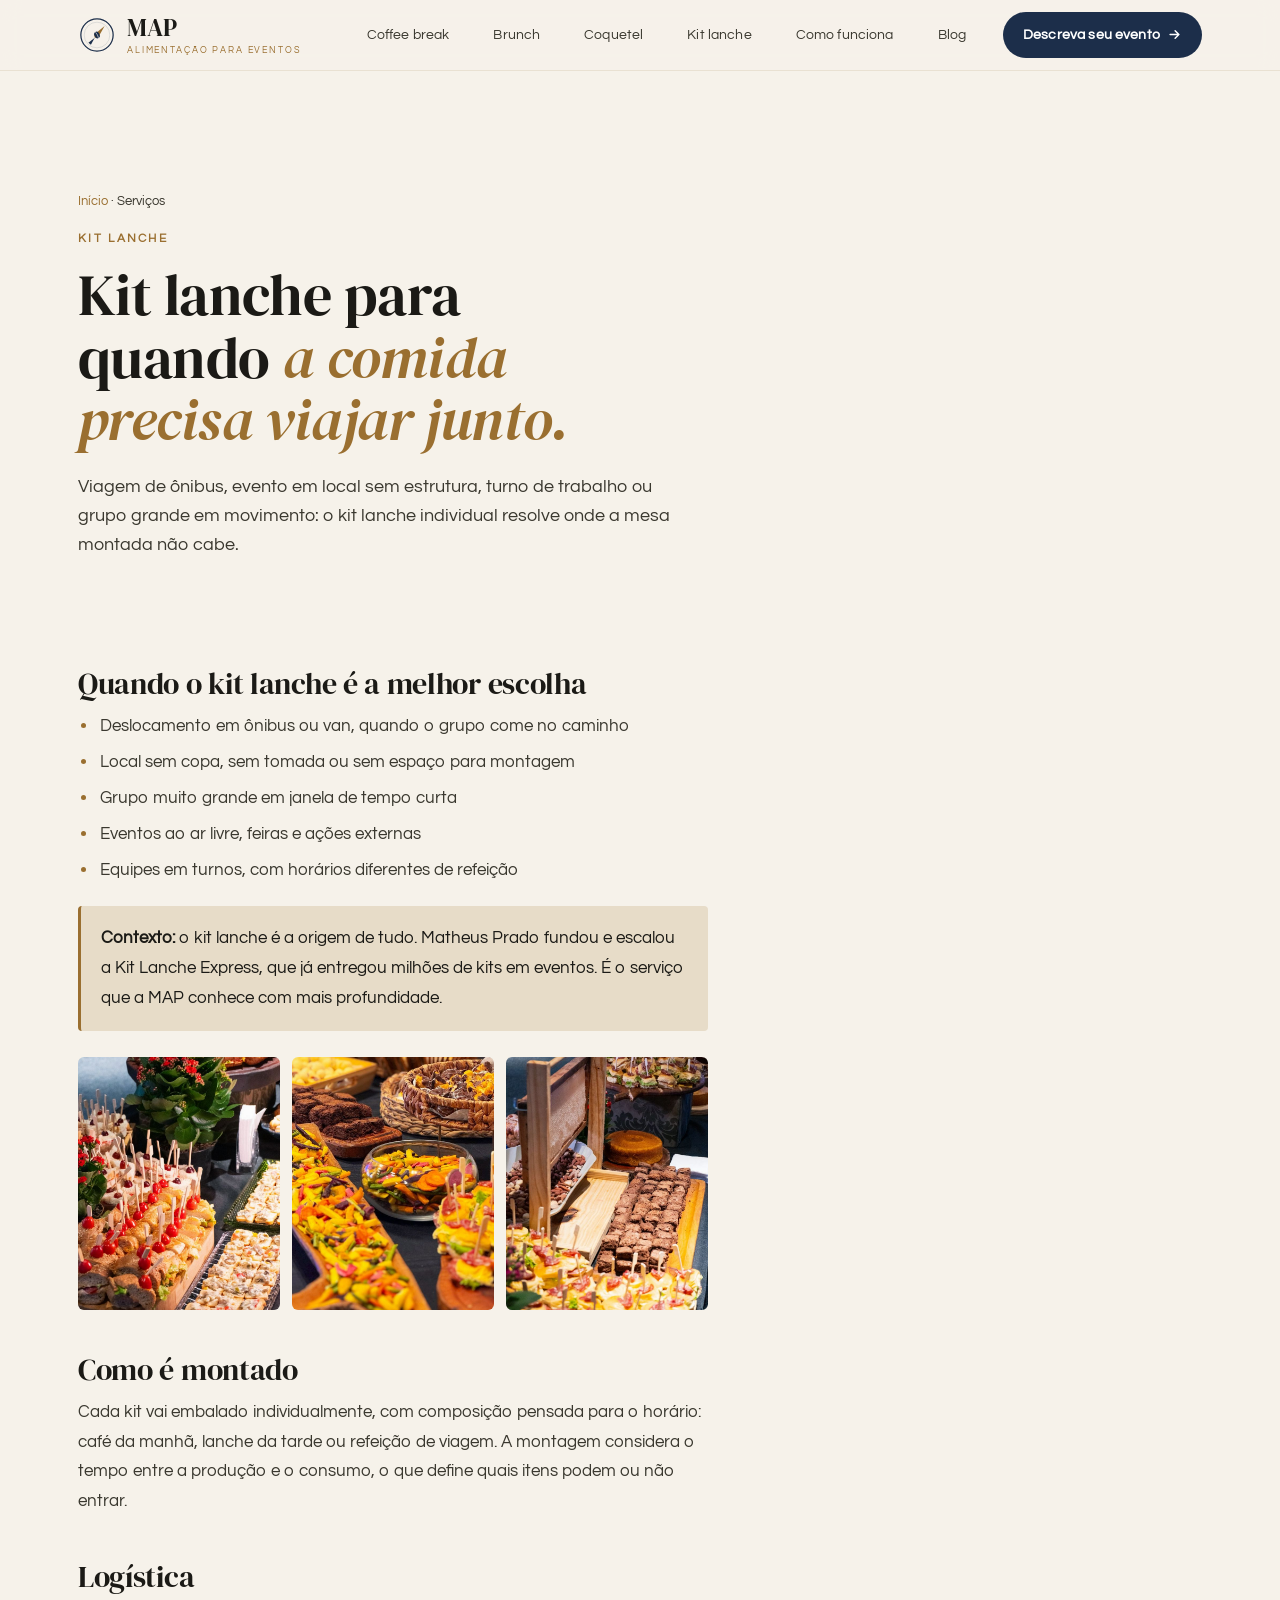
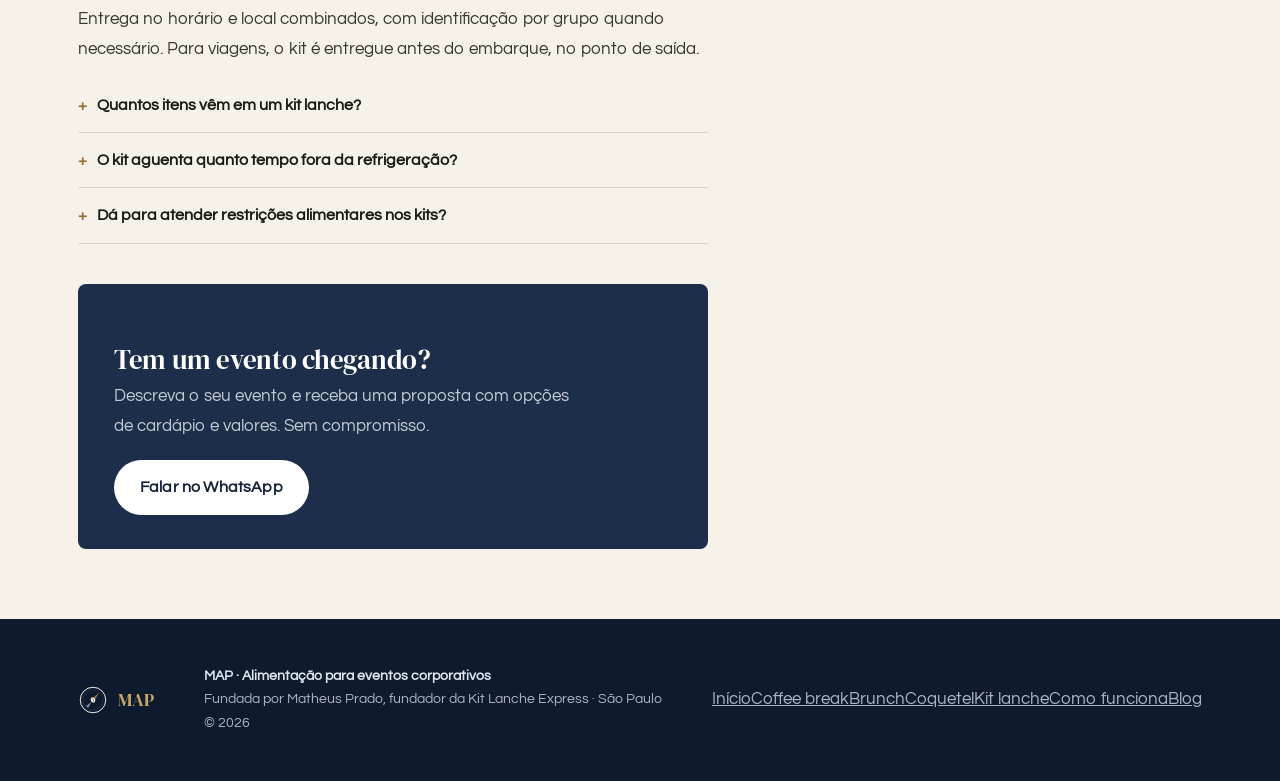
<file: kit-lanche-para-eventos.html>
<!DOCTYPE html>
<html lang="pt-BR">
<head>
<meta charset="UTF-8" />
<meta name="viewport" content="width=device-width, initial-scale=1" />
<title>Kit lanche para eventos e viagens corporativas | MAP</title>
<meta name="description" content="Kit lanche individual para eventos, treinamentos e viagens em ônibus. Embalagem individual, logística e nota fiscal inclusa." />
<link rel="canonical" href="https://mapalimentacao.com.br/kit-lanche-para-eventos.html" />
<meta name="robots" content="index,follow,max-image-preview:large" />
<meta name="geo.region" content="BR-SP" /><meta name="geo.placename" content="São Paulo" />
<meta property="og:type" content="website" />
<meta property="og:site_name" content="MAP Alimentação para Eventos" />
<meta property="og:locale" content="pt_BR" />
<meta property="og:url" content="https://mapalimentacao.com.br/kit-lanche-para-eventos.html" />
<meta property="og:title" content="Kit lanche para eventos e viagens corporativas | MAP" />
<meta property="og:description" content="Kit lanche individual para eventos, treinamentos e viagens em ônibus. Embalagem individual, logística e nota fiscal inclusa." />
<meta property="og:image" content="https://mapalimentacao.com.br/og-cover.jpg" />
<meta name="twitter:card" content="summary_large_image" />
<link rel="icon" href="/favicon.svg" type="image/svg+xml">
<link rel="alternate icon" href="/favicon-32.png" sizes="32x32">
<link rel="apple-touch-icon" href="/apple-touch-icon.png">
<meta name="theme-color" content="#1C2E4A">
<link rel="preconnect" href="https://fonts.googleapis.com"><link rel="preconnect" href="https://fonts.gstatic.com" crossorigin>
<link href="https://fonts.googleapis.com/css2?family=DM+Serif+Display:ital@0;1&family=Questrial&display=swap" rel="stylesheet">
<link rel="stylesheet" href="/styles.css">
<style>:root{--navy:#1C2E4A;--navy-deep:#142238;}
/* ---- páginas internas ---- */
.pg-hero{padding:120px 0 54px;background:var(--paper);}
.pg-hero .eyebrow{display:block;margin-bottom:16px;}
.pg-title{font-family:var(--display);font-weight:400;font-size:clamp(2.2rem,4.6vw,3.6rem);line-height:1.08;color:var(--ink);max-width:20ch;}
.pg-title i{font-style:italic;color:var(--brass);}
.pg-lead{margin-top:22px;font-size:1.1rem;line-height:1.65;color:var(--ink-soft);max-width:62ch;}
.pg-body{padding:10px 0 70px;}
.prose{max-width:70ch;}
.prose h2{font-family:var(--display);font-weight:400;font-size:1.9rem;color:var(--ink);margin:44px 0 12px;}
.prose h3{font-size:1.15rem;color:var(--ink);margin:28px 0 8px;font-weight:600;}
.prose p{margin:0 0 14px;line-height:1.75;color:var(--ink-soft);}
.prose ul{margin:0 0 16px;padding-left:0;list-style:none;}
.prose li{position:relative;padding-left:22px;margin-bottom:8px;line-height:1.65;color:var(--ink-soft);}
.prose li:before{content:'';position:absolute;left:3px;top:11px;width:5px;height:5px;border-radius:50%;background:var(--brass);}
.prose strong{color:var(--ink);font-weight:600;}
.prose table{width:100%;border-collapse:collapse;margin:18px 0 22px;font-size:.95rem;}
.prose th,.prose td{border:1px solid var(--line);padding:10px 12px;text-align:left;}
.prose th{background:var(--kraft);color:var(--ink);font-size:.8rem;letter-spacing:.06em;text-transform:uppercase;}
.callout{background:var(--kraft);border-left:3px solid var(--brass);border-radius:4px;padding:18px 20px;margin:22px 0;}
.callout p{margin:0;color:var(--ink);}
.gal{display:grid;grid-template-columns:1fr 1fr 1fr;gap:12px;margin:26px 0 6px;}
.gal img{width:100%;aspect-ratio:4/5;object-fit:cover;border-radius:6px;display:block;}
.cta-band{background:var(--navy);border-radius:8px;padding:34px 36px;margin:40px 0 0;color:#F4F1EA;}
.cta-band h3{font-family:var(--display);font-weight:400;font-size:1.7rem;color:#fff;margin-bottom:8px;}
.cta-band p{color:#C4CBD6;margin-bottom:18px;max-width:52ch;}
.faq{margin-top:14px;}
.faq details{border-bottom:1px solid var(--line);padding:14px 0;}
.faq summary{cursor:pointer;font-weight:600;color:var(--ink);list-style:none;font-size:1.02rem;}
.faq summary::-webkit-details-marker{display:none;}
.faq summary:before{content:'+';color:var(--brass);margin-right:10px;font-weight:700;}
.faq details[open] summary:before{content:'–';}
.faq p{margin:10px 0 0;color:var(--ink-soft);line-height:1.7;}
.crumb{font-size:.82rem;color:var(--ink-soft);margin-bottom:18px;}
.crumb a{color:var(--brass);text-decoration:none;}
.cards3{display:grid;grid-template-columns:1fr 1fr 1fr;gap:16px;margin-top:26px;}
.pcard{border:1px solid var(--line);border-radius:8px;padding:22px;background:var(--paper-2);text-decoration:none;display:block;transition:.15s;}
.pcard:hover{border-color:var(--brass);transform:translateY(-2px);}
.pcard .pk{font-size:.72rem;letter-spacing:.14em;text-transform:uppercase;color:var(--brass);font-weight:600;}
.pcard .pt{font-family:var(--display);font-size:1.3rem;color:var(--ink);margin:6px 0 8px;}
.pcard .pd{font-size:.92rem;color:var(--ink-soft);line-height:1.55;}
.post-meta{font-size:.85rem;color:var(--ink-soft);margin-top:10px;}
.post-list{margin-top:8px;}
.post-item{border-bottom:1px solid var(--line);padding:26px 0;}
.post-item a{text-decoration:none;}
.post-item .pt{font-family:var(--display);font-size:1.6rem;color:var(--ink);line-height:1.25;}
.post-item .pd{color:var(--ink-soft);margin-top:8px;line-height:1.6;}
@media(max-width:820px){.cards3,.gal{grid-template-columns:1fr;}.gal{grid-template-columns:1fr 1fr;}}
</style>
<script type="application/ld+json">{"@context": "https://schema.org", "@type": "FAQPage", "@id": "https://mapalimentacao.com.br/kit-lanche-para-eventos.html#faq", "mainEntity": [{"@type": "Question", "name": "Quantos itens vêm em um kit lanche?", "acceptedAnswer": {"@type": "Answer", "text": "Em geral entre quatro e seis itens, combinando algo salgado, uma fruta ou doce e uma bebida. A composição muda conforme o horário e o perfil do público."}}, {"@type": "Question", "name": "O kit aguenta quanto tempo fora da refrigeração?", "acceptedAnswer": {"@type": "Answer", "text": "Depende da composição. Kits pensados para viagem usam itens estáveis em temperatura ambiente por algumas horas. Informe o tempo entre a entrega e o consumo para montarmos corretamente."}}, {"@type": "Question", "name": "Dá para atender restrições alimentares nos kits?", "acceptedAnswer": {"@type": "Answer", "text": "Sim, com kits identificados separadamente para quem tem restrição. Informe as quantidades por tipo no briefing."}}]}</script>
</head>
<body>
<header class="nav">
  <div class="wrap nav__in">
    <a class="brand" href="/"><svg class="maplogo" width="38" height="38" viewBox="-40 -40 80 80" xmlns="http://www.w3.org/2000/svg" aria-hidden="true"><circle r="34" fill="none" stroke="#1C2E4A" stroke-width="2.6"/><circle r="27" fill="none" stroke="#1C2E4A" stroke-width="0.8" opacity=".3"/><g transform="rotate(40)"><path d="M0 -25 L5.2 3 L0 7.4 L-5.2 3 Z" fill="#9A6F30"/><path d="M0 7.4 L3.4 24 L-3.4 24 Z" fill="#1C2E4A"/></g><g transform="rotate(-28)"><ellipse rx="5.4" ry="7.4" fill="#1C2E4A"/><path d="M0 -6.6 Q1.8 0 0 6.6" stroke="#F6F2EA" stroke-width="1.2" fill="none"/></g></svg><span class="brand__txt"><span class="brand__ph">MAP</span><span class="brand__tagline">Alimentação para eventos</span></span></a><nav class="nav__links"><a href="/coffee-break-corporativo.html">Coffee break</a><a href="/brunch-corporativo.html">Brunch</a><a href="/coquetel-corporativo.html">Coquetel</a><a href="/kit-lanche-para-eventos.html">Kit lanche</a><a href="/como-funciona.html">Como funciona</a><a href="/blog.html">Blog</a></nav>
    <a class="btn" href="/#contato"><span class="nav__cta-label">Descreva seu evento</span><svg class="arw" width="15" height="15" viewBox="0 0 24 24" fill="none" stroke="currentColor" stroke-width="2.4" stroke-linecap="round" stroke-linejoin="round"><path d="M5 12h14M13 6l6 6-6 6"/></svg></a>
  </div>
</header>
<main id="top">
<section class="pg-hero"><div class="wrap">
  <div class="crumb"><a href="/">Início</a> · Serviços</div>
  <span class="eyebrow">Kit lanche</span>
  <h1 class="pg-title">Kit lanche para quando <i>a comida precisa viajar junto.</i></h1>
  <p class="pg-lead">Viagem de ônibus, evento em local sem estrutura, turno de trabalho ou grupo grande em movimento: o kit lanche individual resolve onde a mesa montada não cabe.</p>
</div></section>
<section class="pg-body"><div class="wrap"><div class="prose">

<h2>Quando o kit lanche é a melhor escolha</h2>
<ul>
<li>Deslocamento em ônibus ou van, quando o grupo come no caminho</li>
<li>Local sem copa, sem tomada ou sem espaço para montagem</li>
<li>Grupo muito grande em janela de tempo curta</li>
<li>Eventos ao ar livre, feiras e ações externas</li>
<li>Equipes em turnos, com horários diferentes de refeição</li>
</ul>
<div class="callout"><p><strong>Contexto:</strong> o kit lanche é a origem de tudo. Matheus Prado fundou e escalou a Kit Lanche Express, que já entregou milhões de kits em eventos. É o serviço que a MAP conhece com mais profundidade.</p></div>
<div class="gal">
  <img src="/img/foto-1.jpg" alt="Mesa de coffee break corporativo montada com finger foods" loading="lazy">
  <img src="/img/foto-4.jpg" alt="Mini sanduíches servidos em evento corporativo" loading="lazy">
  <img src="/img/foto-3.jpg" alt="Ilha de doces e salgados para evento" loading="lazy">
</div>
<h2>Como é montado</h2>
<p>Cada kit vai embalado individualmente, com composição pensada para o horário: café da manhã, lanche da tarde ou refeição de viagem. A montagem considera o tempo entre a produção e o consumo, o que define quais itens podem ou não entrar.</p>
<h2>Logística</h2>
<p>Entrega no horário e local combinados, com identificação por grupo quando necessário. Para viagens, o kit é entregue antes do embarque, no ponto de saída.</p>

<div class="faq"><details><summary>Quantos itens vêm em um kit lanche?</summary><p>Em geral entre quatro e seis itens, combinando algo salgado, uma fruta ou doce e uma bebida. A composição muda conforme o horário e o perfil do público.</p></details><details><summary>O kit aguenta quanto tempo fora da refrigeração?</summary><p>Depende da composição. Kits pensados para viagem usam itens estáveis em temperatura ambiente por algumas horas. Informe o tempo entre a entrega e o consumo para montarmos corretamente.</p></details><details><summary>Dá para atender restrições alimentares nos kits?</summary><p>Sim, com kits identificados separadamente para quem tem restrição. Informe as quantidades por tipo no briefing.</p></details></div>
<div class="cta-band">
  <h3>Tem um evento chegando?</h3>
  <p>Descreva o seu evento e receba uma proposta com opções de cardápio e valores. Sem compromisso.</p>
  <a class="btn btn--light" href="https://wa.me/5511950827474?text=Ol%C3%A1%21%20Quero%20uma%20proposta%20de%20alimenta%C3%A7%C3%A3o%20para%20evento." target="_blank" rel="noopener">Falar no WhatsApp</a>
</div>
</div></div></section>
</main>
<footer class="foot">
  <div class="wrap foot__in">
    <div><div class="foot__brand" style="display:flex;align-items:center;gap:10px"><svg class="maplogo" width="30" height="30" viewBox="-40 -40 80 80" xmlns="http://www.w3.org/2000/svg" aria-hidden="true"><circle r="34" fill="none" stroke="#F4F1EA" stroke-width="2.6"/><circle r="27" fill="none" stroke="#F4F1EA" stroke-width="0.8" opacity=".3"/><g transform="rotate(40)"><path d="M0 -25 L5.2 3 L0 7.4 L-5.2 3 Z" fill="#9A6F30"/><path d="M0 7.4 L3.4 24 L-3.4 24 Z" fill="#8fa0b8"/></g><g transform="rotate(-28)"><ellipse rx="5.4" ry="7.4" fill="#F4F1EA"/><path d="M0 -6.6 Q1.8 0 0 6.6" stroke="#1C2E4A" stroke-width="1.2" fill="none"/></g></svg><span>MAP</span></div></div>
    <div class="foot__meta">
      <b>MAP · Alimentação para eventos corporativos</b><br/>
      Fundada por Matheus Prado, fundador da Kit Lanche Express &middot; São Paulo<br/>
      &copy; 2026
    </div>
    <div class="foot__nav"><a href="/">Início</a><a href="/coffee-break-corporativo.html">Coffee break</a><a href="/brunch-corporativo.html">Brunch</a><a href="/coquetel-corporativo.html">Coquetel</a><a href="/kit-lanche-para-eventos.html">Kit lanche</a><a href="/como-funciona.html">Como funciona</a><a href="/blog.html">Blog</a></div>
  </div>
</footer>
</body></html>
</file>
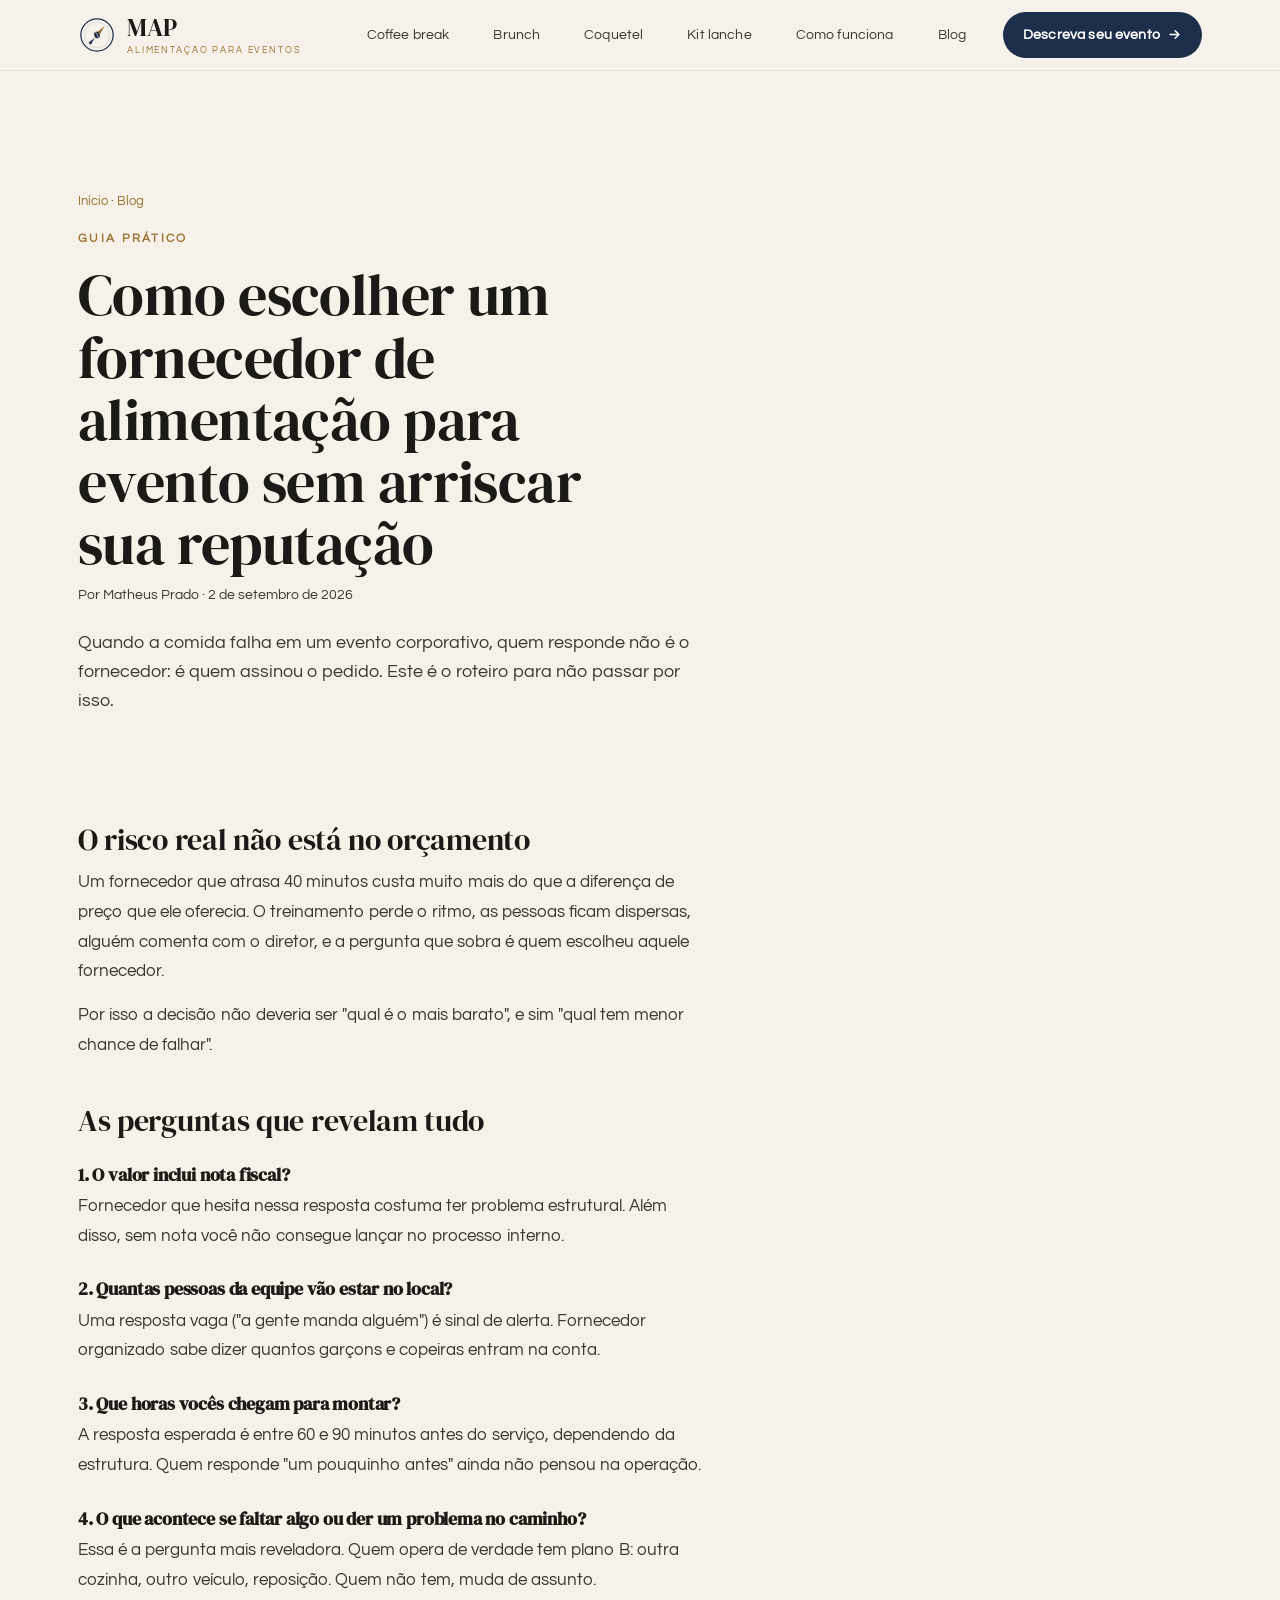
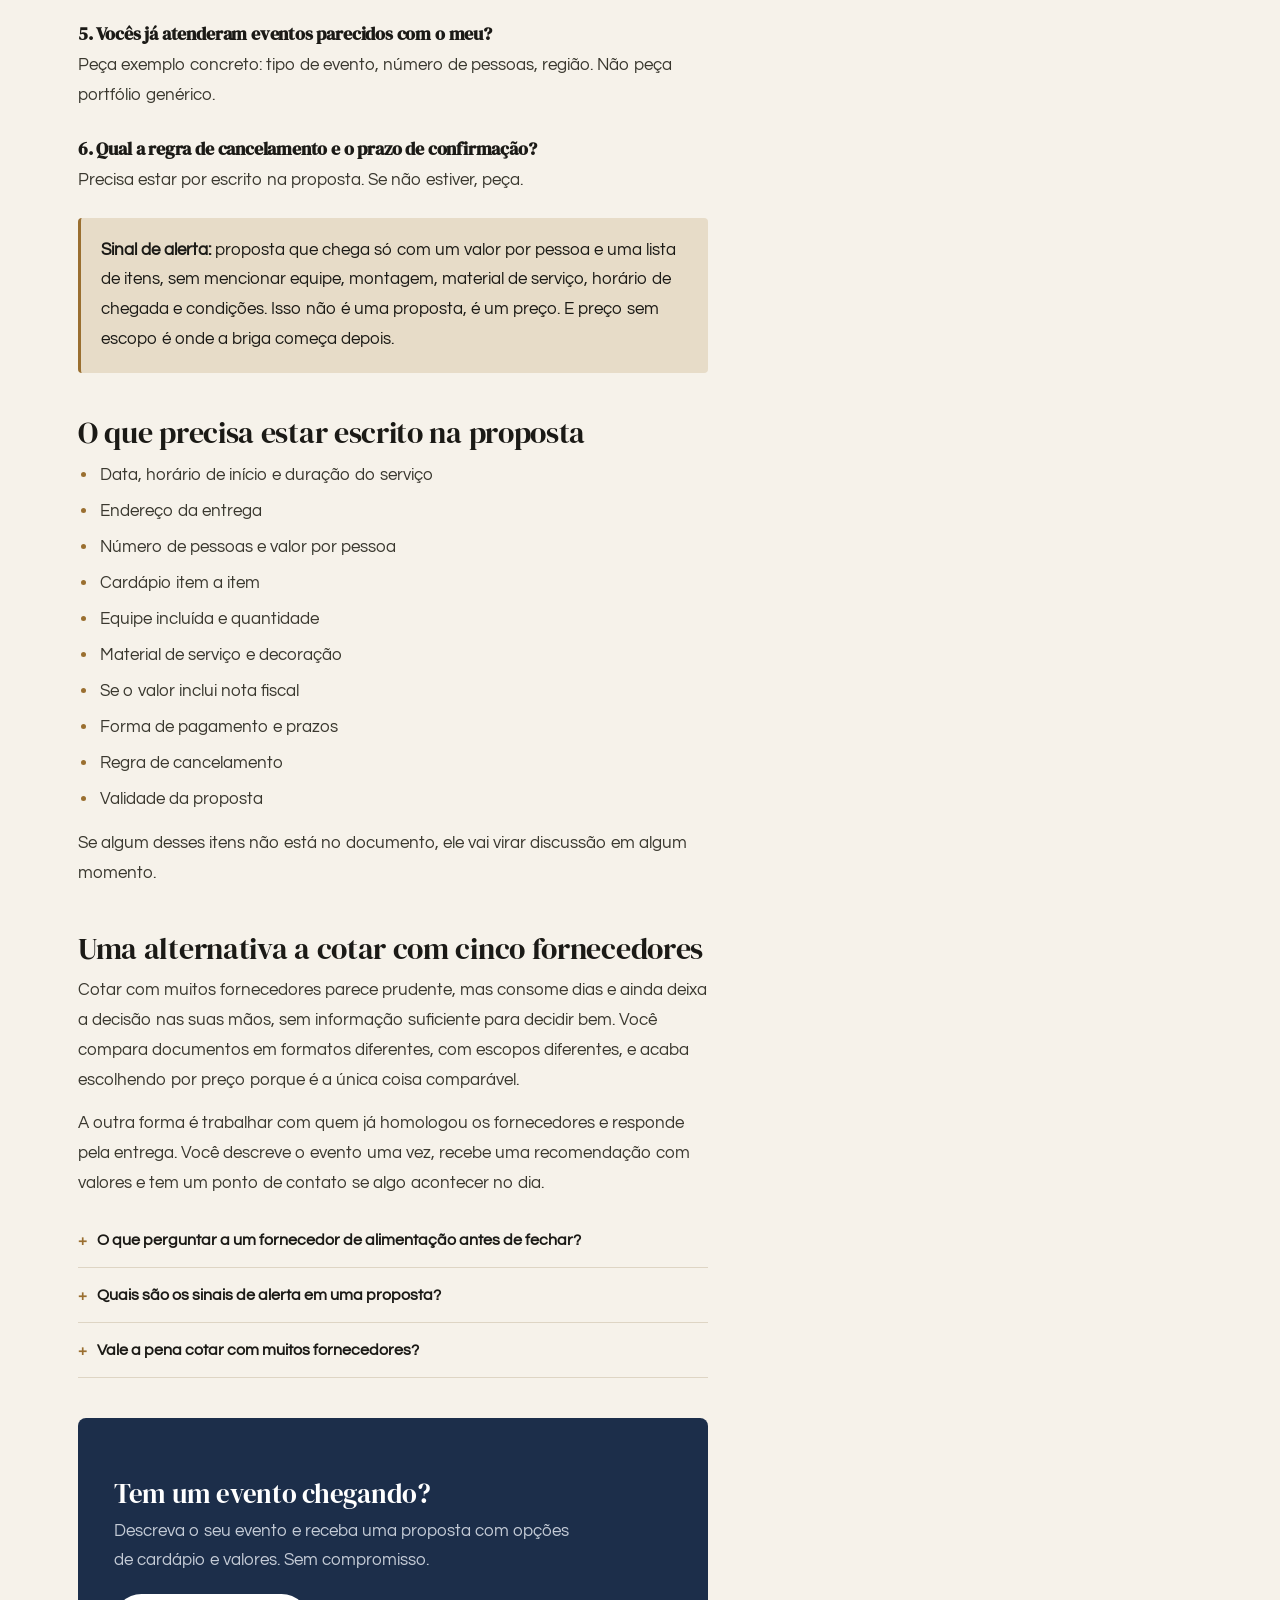
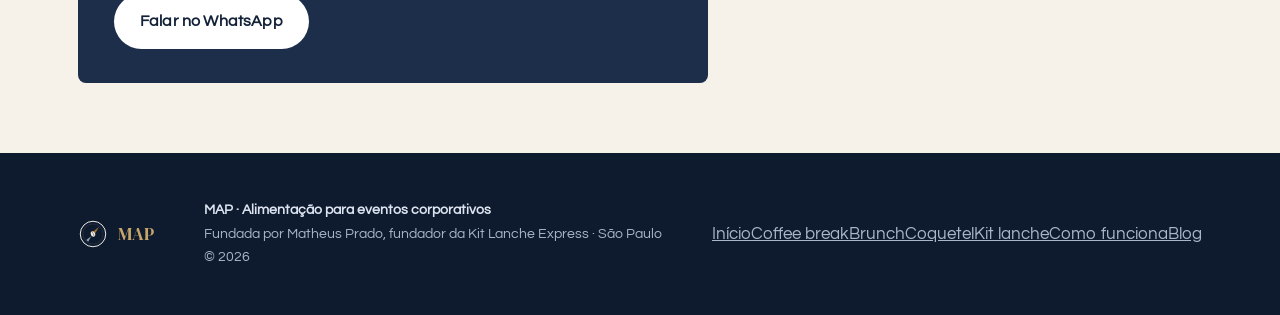
<file: blog/como-escolher-fornecedor-alimentacao-evento.html>
<!DOCTYPE html>
<html lang="pt-BR">
<head>
<meta charset="UTF-8" />
<meta name="viewport" content="width=device-width, initial-scale=1" />
<title>Como escolher um fornecedor de alimentação para evento sem arriscar sua reputação | MAP</title>
<meta name="description" content="O checklist de perguntas que separa um fornecedor confiável de uma dor de cabeça, e os sinais de alerta que aparecem antes do contrato." />
<link rel="canonical" href="https://mapalimentacao.com.br/blog/como-escolher-fornecedor-alimentacao-evento.html" />
<meta name="robots" content="index,follow,max-image-preview:large" />
<meta name="geo.region" content="BR-SP" /><meta name="geo.placename" content="São Paulo" />
<meta property="og:type" content="article" />
<meta property="og:site_name" content="MAP Alimentação para Eventos" />
<meta property="og:locale" content="pt_BR" />
<meta property="og:url" content="https://mapalimentacao.com.br/blog/como-escolher-fornecedor-alimentacao-evento.html" />
<meta property="og:title" content="Como escolher um fornecedor de alimentação para evento sem arriscar sua reputação | MAP" />
<meta property="og:description" content="O checklist de perguntas que separa um fornecedor confiável de uma dor de cabeça, e os sinais de alerta que aparecem antes do contrato." />
<meta property="og:image" content="https://mapalimentacao.com.br/og-cover.jpg" />
<meta name="twitter:card" content="summary_large_image" />
<link rel="icon" href="/favicon.svg" type="image/svg+xml">
<link rel="alternate icon" href="/favicon-32.png" sizes="32x32">
<link rel="apple-touch-icon" href="/apple-touch-icon.png">
<meta name="theme-color" content="#1C2E4A">
<link rel="preconnect" href="https://fonts.googleapis.com"><link rel="preconnect" href="https://fonts.gstatic.com" crossorigin>
<link href="https://fonts.googleapis.com/css2?family=DM+Serif+Display:ital@0;1&family=Questrial&display=swap" rel="stylesheet">
<link rel="stylesheet" href="/styles.css">
<style>:root{--navy:#1C2E4A;--navy-deep:#142238;}
/* ---- páginas internas ---- */
.pg-hero{padding:120px 0 54px;background:var(--paper);}
.pg-hero .eyebrow{display:block;margin-bottom:16px;}
.pg-title{font-family:var(--display);font-weight:400;font-size:clamp(2.2rem,4.6vw,3.6rem);line-height:1.08;color:var(--ink);max-width:20ch;}
.pg-title i{font-style:italic;color:var(--brass);}
.pg-lead{margin-top:22px;font-size:1.1rem;line-height:1.65;color:var(--ink-soft);max-width:62ch;}
.pg-body{padding:10px 0 70px;}
.prose{max-width:70ch;}
.prose h2{font-family:var(--display);font-weight:400;font-size:1.9rem;color:var(--ink);margin:44px 0 12px;}
.prose h3{font-size:1.15rem;color:var(--ink);margin:28px 0 8px;font-weight:600;}
.prose p{margin:0 0 14px;line-height:1.75;color:var(--ink-soft);}
.prose ul{margin:0 0 16px;padding-left:0;list-style:none;}
.prose li{position:relative;padding-left:22px;margin-bottom:8px;line-height:1.65;color:var(--ink-soft);}
.prose li:before{content:'';position:absolute;left:3px;top:11px;width:5px;height:5px;border-radius:50%;background:var(--brass);}
.prose strong{color:var(--ink);font-weight:600;}
.prose table{width:100%;border-collapse:collapse;margin:18px 0 22px;font-size:.95rem;}
.prose th,.prose td{border:1px solid var(--line);padding:10px 12px;text-align:left;}
.prose th{background:var(--kraft);color:var(--ink);font-size:.8rem;letter-spacing:.06em;text-transform:uppercase;}
.callout{background:var(--kraft);border-left:3px solid var(--brass);border-radius:4px;padding:18px 20px;margin:22px 0;}
.callout p{margin:0;color:var(--ink);}
.gal{display:grid;grid-template-columns:1fr 1fr 1fr;gap:12px;margin:26px 0 6px;}
.gal img{width:100%;aspect-ratio:4/5;object-fit:cover;border-radius:6px;display:block;}
.cta-band{background:var(--navy);border-radius:8px;padding:34px 36px;margin:40px 0 0;color:#F4F1EA;}
.cta-band h3{font-family:var(--display);font-weight:400;font-size:1.7rem;color:#fff;margin-bottom:8px;}
.cta-band p{color:#C4CBD6;margin-bottom:18px;max-width:52ch;}
.faq{margin-top:14px;}
.faq details{border-bottom:1px solid var(--line);padding:14px 0;}
.faq summary{cursor:pointer;font-weight:600;color:var(--ink);list-style:none;font-size:1.02rem;}
.faq summary::-webkit-details-marker{display:none;}
.faq summary:before{content:'+';color:var(--brass);margin-right:10px;font-weight:700;}
.faq details[open] summary:before{content:'–';}
.faq p{margin:10px 0 0;color:var(--ink-soft);line-height:1.7;}
.crumb{font-size:.82rem;color:var(--ink-soft);margin-bottom:18px;}
.crumb a{color:var(--brass);text-decoration:none;}
.cards3{display:grid;grid-template-columns:1fr 1fr 1fr;gap:16px;margin-top:26px;}
.pcard{border:1px solid var(--line);border-radius:8px;padding:22px;background:var(--paper-2);text-decoration:none;display:block;transition:.15s;}
.pcard:hover{border-color:var(--brass);transform:translateY(-2px);}
.pcard .pk{font-size:.72rem;letter-spacing:.14em;text-transform:uppercase;color:var(--brass);font-weight:600;}
.pcard .pt{font-family:var(--display);font-size:1.3rem;color:var(--ink);margin:6px 0 8px;}
.pcard .pd{font-size:.92rem;color:var(--ink-soft);line-height:1.55;}
.post-meta{font-size:.85rem;color:var(--ink-soft);margin-top:10px;}
.post-list{margin-top:8px;}
.post-item{border-bottom:1px solid var(--line);padding:26px 0;}
.post-item a{text-decoration:none;}
.post-item .pt{font-family:var(--display);font-size:1.6rem;color:var(--ink);line-height:1.25;}
.post-item .pd{color:var(--ink-soft);margin-top:8px;line-height:1.6;}
@media(max-width:820px){.cards3,.gal{grid-template-columns:1fr;}.gal{grid-template-columns:1fr 1fr;}}
</style>
<script type="application/ld+json">{"@context": "https://schema.org", "@graph": [{"@context": "https://schema.org", "@type": "BlogPosting", "headline": "Como escolher um fornecedor de alimentação para evento sem arriscar sua reputação", "description": "O checklist de perguntas que separa um fornecedor confiável de uma dor de cabeça, e os sinais de alerta que aparecem antes do contrato.", "datePublished": "2026-09-02", "dateModified": "2026-09-02", "author": {"@type": "Person", "name": "Matheus Prado"}, "publisher": {"@type": "Organization", "name": "MAP Alimentação para Eventos"}, "image": "https://mapalimentacao.com.br/og-cover.jpg", "mainEntityOfPage": "https://mapalimentacao.com.br/blog/como-escolher-fornecedor-alimentacao-evento.html"}, {"@context": "https://schema.org", "@type": "FAQPage", "@id": "https://mapalimentacao.com.br/blog/como-escolher-fornecedor-alimentacao-evento.html#faq", "mainEntity": [{"@type": "Question", "name": "O que perguntar a um fornecedor de alimentação antes de fechar?", "acceptedAnswer": {"@type": "Answer", "text": "As essenciais: o valor inclui nota fiscal, quantas pessoas da equipe estarão no local, que horas chegam para montar, qual o plano se algo falhar, se já atenderam eventos semelhantes e qual a regra de cancelamento."}}, {"@type": "Question", "name": "Quais são os sinais de alerta em uma proposta?", "acceptedAnswer": {"@type": "Answer", "text": "Proposta que traz só valor por pessoa e lista de itens, sem mencionar equipe, montagem, material de serviço, horário de chegada e condições de cancelamento. Preço sem escopo definido vira discussão depois."}}, {"@type": "Question", "name": "Vale a pena cotar com muitos fornecedores?", "acceptedAnswer": {"@type": "Answer", "text": "Cotar com muitos consome dias e gera propostas em formatos diferentes, difíceis de comparar. Costuma render mais definir bem o escopo e comparar duas ou três propostas equivalentes."}}]}]}</script>
</head>
<body>
<header class="nav">
  <div class="wrap nav__in">
    <a class="brand" href="/"><svg class="maplogo" width="38" height="38" viewBox="-40 -40 80 80" xmlns="http://www.w3.org/2000/svg" aria-hidden="true"><circle r="34" fill="none" stroke="#1C2E4A" stroke-width="2.6"/><circle r="27" fill="none" stroke="#1C2E4A" stroke-width="0.8" opacity=".3"/><g transform="rotate(40)"><path d="M0 -25 L5.2 3 L0 7.4 L-5.2 3 Z" fill="#9A6F30"/><path d="M0 7.4 L3.4 24 L-3.4 24 Z" fill="#1C2E4A"/></g><g transform="rotate(-28)"><ellipse rx="5.4" ry="7.4" fill="#1C2E4A"/><path d="M0 -6.6 Q1.8 0 0 6.6" stroke="#F6F2EA" stroke-width="1.2" fill="none"/></g></svg><span class="brand__txt"><span class="brand__ph">MAP</span><span class="brand__tagline">Alimentação para eventos</span></span></a><nav class="nav__links"><a href="/coffee-break-corporativo.html">Coffee break</a><a href="/brunch-corporativo.html">Brunch</a><a href="/coquetel-corporativo.html">Coquetel</a><a href="/kit-lanche-para-eventos.html">Kit lanche</a><a href="/como-funciona.html">Como funciona</a><a href="/blog.html">Blog</a></nav>
    <a class="btn" href="/#contato"><span class="nav__cta-label">Descreva seu evento</span><svg class="arw" width="15" height="15" viewBox="0 0 24 24" fill="none" stroke="currentColor" stroke-width="2.4" stroke-linecap="round" stroke-linejoin="round"><path d="M5 12h14M13 6l6 6-6 6"/></svg></a>
  </div>
</header>
<main id="top">
<section class="pg-hero"><div class="wrap">
  <div class="crumb"><a href="/">Início</a> · <a href="/blog.html">Blog</a></div>
  <span class="eyebrow">Guia prático</span>
  <h1 class="pg-title">Como escolher um fornecedor de alimentação para evento sem arriscar sua reputação</h1>
  <p class="post-meta">Por Matheus Prado · 2 de setembro de 2026</p>
  <p class="pg-lead">Quando a comida falha em um evento corporativo, quem responde não é o fornecedor: é quem assinou o pedido. Este é o roteiro para não passar por isso.</p>
</div></section>
<section class="pg-body"><div class="wrap"><div class="prose">

<h2>O risco real não está no orçamento</h2>
<p>Um fornecedor que atrasa 40 minutos custa muito mais do que a diferença de preço que ele oferecia. O treinamento perde o ritmo, as pessoas ficam dispersas, alguém comenta com o diretor, e a pergunta que sobra é quem escolheu aquele fornecedor.</p>
<p>Por isso a decisão não deveria ser "qual é o mais barato", e sim "qual tem menor chance de falhar".</p>

<h2>As perguntas que revelam tudo</h2>
<h3>1. O valor inclui nota fiscal?</h3>
<p>Fornecedor que hesita nessa resposta costuma ter problema estrutural. Além disso, sem nota você não consegue lançar no processo interno.</p>
<h3>2. Quantas pessoas da equipe vão estar no local?</h3>
<p>Uma resposta vaga ("a gente manda alguém") é sinal de alerta. Fornecedor organizado sabe dizer quantos garçons e copeiras entram na conta.</p>
<h3>3. Que horas vocês chegam para montar?</h3>
<p>A resposta esperada é entre 60 e 90 minutos antes do serviço, dependendo da estrutura. Quem responde "um pouquinho antes" ainda não pensou na operação.</p>
<h3>4. O que acontece se faltar algo ou der um problema no caminho?</h3>
<p>Essa é a pergunta mais reveladora. Quem opera de verdade tem plano B: outra cozinha, outro veículo, reposição. Quem não tem, muda de assunto.</p>
<h3>5. Vocês já atenderam eventos parecidos com o meu?</h3>
<p>Peça exemplo concreto: tipo de evento, número de pessoas, região. Não peça portfólio genérico.</p>
<h3>6. Qual a regra de cancelamento e o prazo de confirmação?</h3>
<p>Precisa estar por escrito na proposta. Se não estiver, peça.</p>

<div class="callout"><p><strong>Sinal de alerta:</strong> proposta que chega só com um valor por pessoa e uma lista de itens, sem mencionar equipe, montagem, material de serviço, horário de chegada e condições. Isso não é uma proposta, é um preço. E preço sem escopo é onde a briga começa depois.</p></div>

<h2>O que precisa estar escrito na proposta</h2>
<ul>
<li>Data, horário de início e duração do serviço</li>
<li>Endereço da entrega</li>
<li>Número de pessoas e valor por pessoa</li>
<li>Cardápio item a item</li>
<li>Equipe incluída e quantidade</li>
<li>Material de serviço e decoração</li>
<li>Se o valor inclui nota fiscal</li>
<li>Forma de pagamento e prazos</li>
<li>Regra de cancelamento</li>
<li>Validade da proposta</li>
</ul>
<p>Se algum desses itens não está no documento, ele vai virar discussão em algum momento.</p>

<h2>Uma alternativa a cotar com cinco fornecedores</h2>
<p>Cotar com muitos fornecedores parece prudente, mas consome dias e ainda deixa a decisão nas suas mãos, sem informação suficiente para decidir bem. Você compara documentos em formatos diferentes, com escopos diferentes, e acaba escolhendo por preço porque é a única coisa comparável.</p>
<p>A outra forma é trabalhar com quem já homologou os fornecedores e responde pela entrega. Você descreve o evento uma vez, recebe uma recomendação com valores e tem um ponto de contato se algo acontecer no dia.</p>

<div class="faq"><details><summary>O que perguntar a um fornecedor de alimentação antes de fechar?</summary><p>As essenciais: o valor inclui nota fiscal, quantas pessoas da equipe estarão no local, que horas chegam para montar, qual o plano se algo falhar, se já atenderam eventos semelhantes e qual a regra de cancelamento.</p></details><details><summary>Quais são os sinais de alerta em uma proposta?</summary><p>Proposta que traz só valor por pessoa e lista de itens, sem mencionar equipe, montagem, material de serviço, horário de chegada e condições de cancelamento. Preço sem escopo definido vira discussão depois.</p></details><details><summary>Vale a pena cotar com muitos fornecedores?</summary><p>Cotar com muitos consome dias e gera propostas em formatos diferentes, difíceis de comparar. Costuma render mais definir bem o escopo e comparar duas ou três propostas equivalentes.</p></details></div>
<div class="cta-band">
  <h3>Tem um evento chegando?</h3>
  <p>Descreva o seu evento e receba uma proposta com opções de cardápio e valores. Sem compromisso.</p>
  <a class="btn btn--light" href="https://wa.me/5511950827474?text=Ol%C3%A1%21%20Quero%20uma%20proposta%20de%20alimenta%C3%A7%C3%A3o%20para%20evento." target="_blank" rel="noopener">Falar no WhatsApp</a>
</div>
</div></div></section>
</main>
<footer class="foot">
  <div class="wrap foot__in">
    <div><div class="foot__brand" style="display:flex;align-items:center;gap:10px"><svg class="maplogo" width="30" height="30" viewBox="-40 -40 80 80" xmlns="http://www.w3.org/2000/svg" aria-hidden="true"><circle r="34" fill="none" stroke="#F4F1EA" stroke-width="2.6"/><circle r="27" fill="none" stroke="#F4F1EA" stroke-width="0.8" opacity=".3"/><g transform="rotate(40)"><path d="M0 -25 L5.2 3 L0 7.4 L-5.2 3 Z" fill="#9A6F30"/><path d="M0 7.4 L3.4 24 L-3.4 24 Z" fill="#8fa0b8"/></g><g transform="rotate(-28)"><ellipse rx="5.4" ry="7.4" fill="#F4F1EA"/><path d="M0 -6.6 Q1.8 0 0 6.6" stroke="#1C2E4A" stroke-width="1.2" fill="none"/></g></svg><span>MAP</span></div></div>
    <div class="foot__meta">
      <b>MAP · Alimentação para eventos corporativos</b><br/>
      Fundada por Matheus Prado, fundador da Kit Lanche Express &middot; São Paulo<br/>
      &copy; 2026
    </div>
    <div class="foot__nav"><a href="/">Início</a><a href="/coffee-break-corporativo.html">Coffee break</a><a href="/brunch-corporativo.html">Brunch</a><a href="/coquetel-corporativo.html">Coquetel</a><a href="/kit-lanche-para-eventos.html">Kit lanche</a><a href="/como-funciona.html">Como funciona</a><a href="/blog.html">Blog</a></div>
  </div>
</footer>
</body></html>
</file>
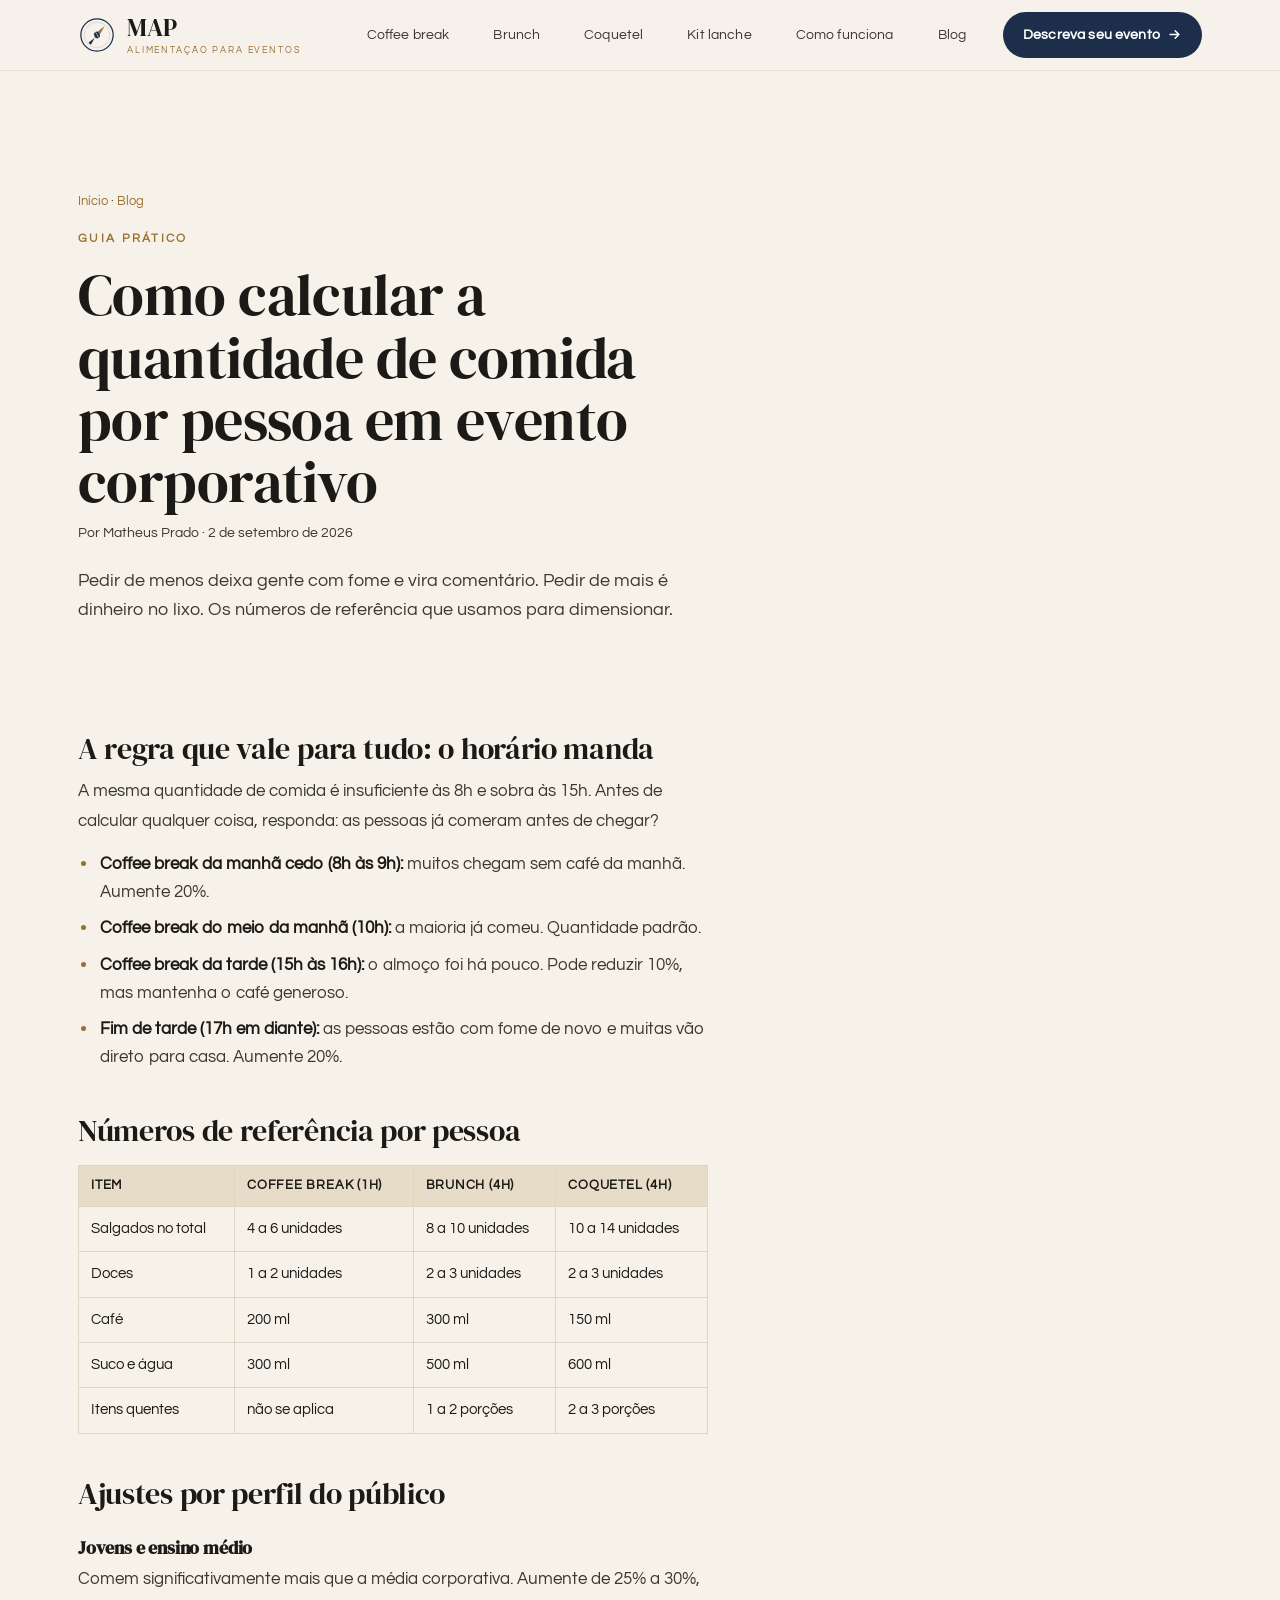
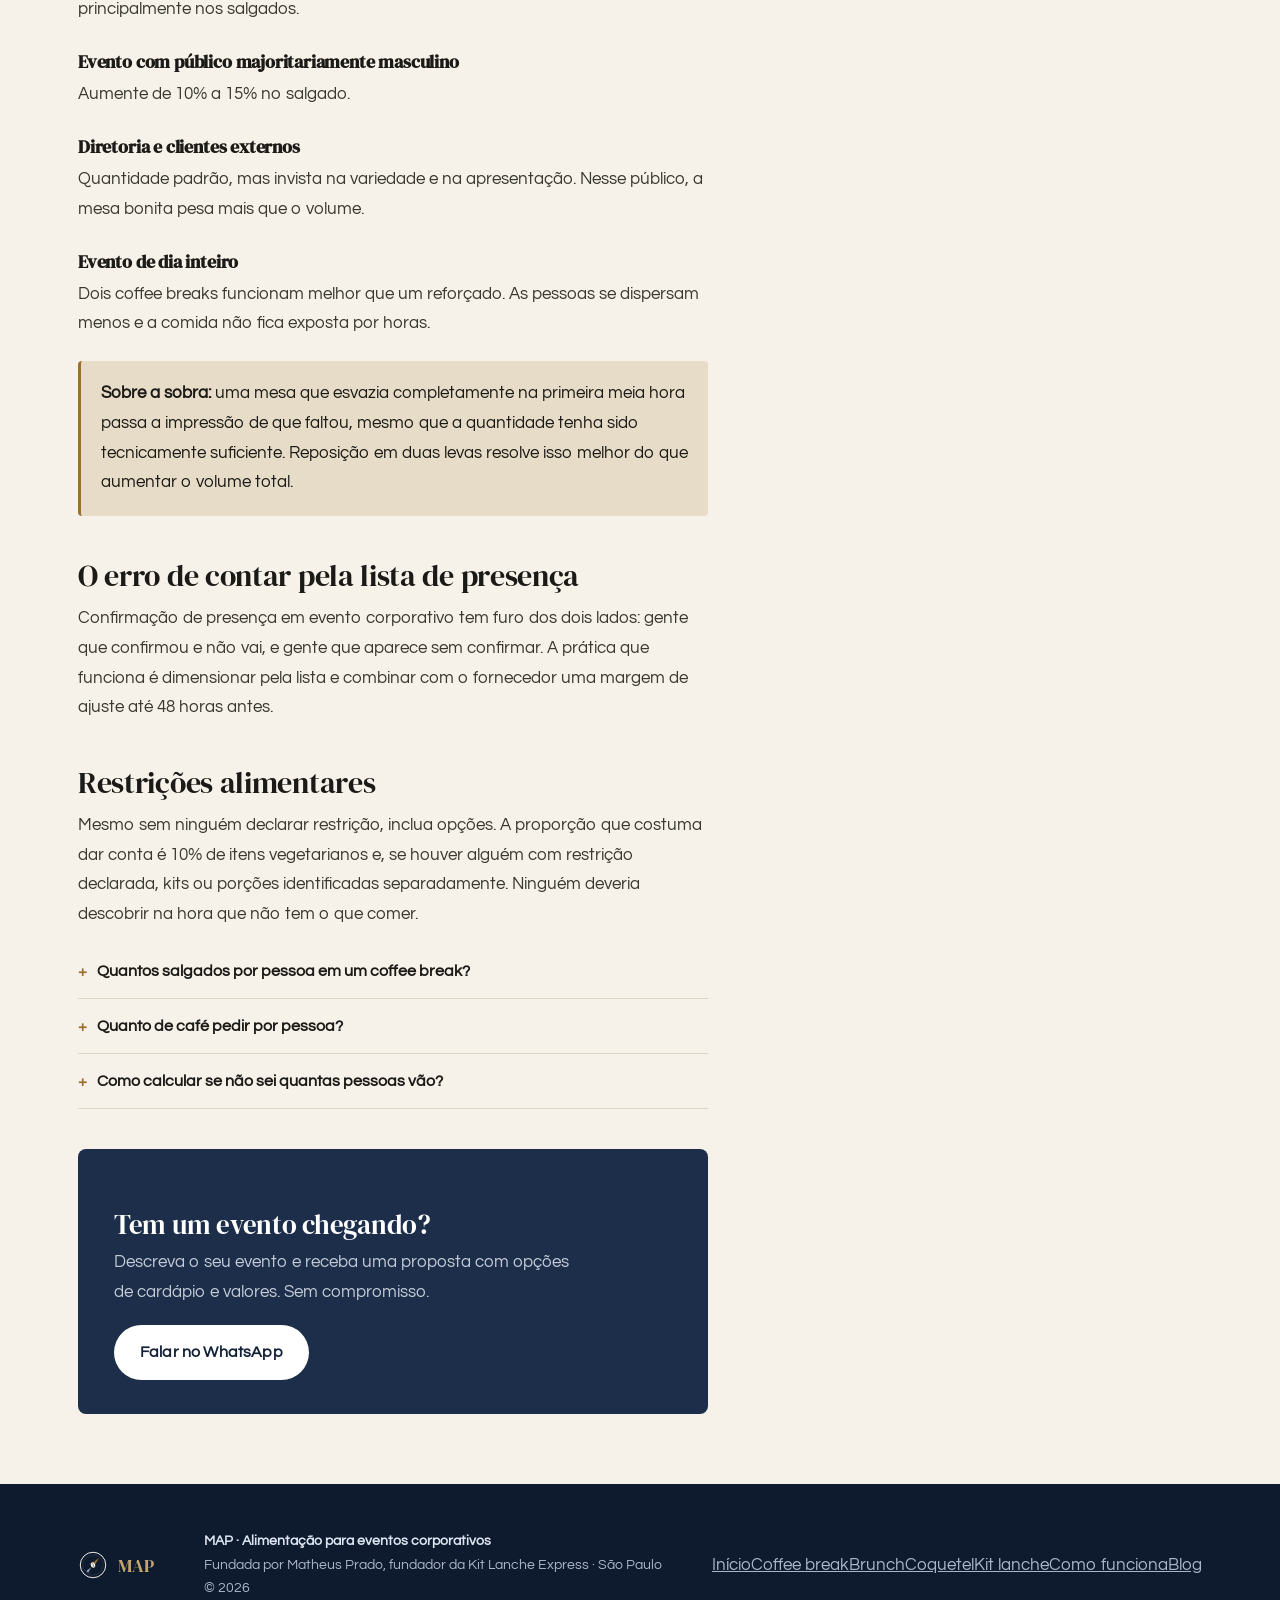
<file: blog/quantidade-de-comida-por-pessoa-evento.html>
<!DOCTYPE html>
<html lang="pt-BR">
<head>
<meta charset="UTF-8" />
<meta name="viewport" content="width=device-width, initial-scale=1" />
<title>Como calcular a quantidade de comida por pessoa em evento corporativo | MAP</title>
<meta name="description" content="Quantos salgados por pessoa, quanto café e quanta bebida pedir em um evento corporativo, e como o horário muda tudo." />
<link rel="canonical" href="https://mapalimentacao.com.br/blog/quantidade-de-comida-por-pessoa-evento.html" />
<meta name="robots" content="index,follow,max-image-preview:large" />
<meta name="geo.region" content="BR-SP" /><meta name="geo.placename" content="São Paulo" />
<meta property="og:type" content="article" />
<meta property="og:site_name" content="MAP Alimentação para Eventos" />
<meta property="og:locale" content="pt_BR" />
<meta property="og:url" content="https://mapalimentacao.com.br/blog/quantidade-de-comida-por-pessoa-evento.html" />
<meta property="og:title" content="Como calcular a quantidade de comida por pessoa em evento corporativo | MAP" />
<meta property="og:description" content="Quantos salgados por pessoa, quanto café e quanta bebida pedir em um evento corporativo, e como o horário muda tudo." />
<meta property="og:image" content="https://mapalimentacao.com.br/og-cover.jpg" />
<meta name="twitter:card" content="summary_large_image" />
<link rel="icon" href="/favicon.svg" type="image/svg+xml">
<link rel="alternate icon" href="/favicon-32.png" sizes="32x32">
<link rel="apple-touch-icon" href="/apple-touch-icon.png">
<meta name="theme-color" content="#1C2E4A">
<link rel="preconnect" href="https://fonts.googleapis.com"><link rel="preconnect" href="https://fonts.gstatic.com" crossorigin>
<link href="https://fonts.googleapis.com/css2?family=DM+Serif+Display:ital@0;1&family=Questrial&display=swap" rel="stylesheet">
<link rel="stylesheet" href="/styles.css">
<style>:root{--navy:#1C2E4A;--navy-deep:#142238;}
/* ---- páginas internas ---- */
.pg-hero{padding:120px 0 54px;background:var(--paper);}
.pg-hero .eyebrow{display:block;margin-bottom:16px;}
.pg-title{font-family:var(--display);font-weight:400;font-size:clamp(2.2rem,4.6vw,3.6rem);line-height:1.08;color:var(--ink);max-width:20ch;}
.pg-title i{font-style:italic;color:var(--brass);}
.pg-lead{margin-top:22px;font-size:1.1rem;line-height:1.65;color:var(--ink-soft);max-width:62ch;}
.pg-body{padding:10px 0 70px;}
.prose{max-width:70ch;}
.prose h2{font-family:var(--display);font-weight:400;font-size:1.9rem;color:var(--ink);margin:44px 0 12px;}
.prose h3{font-size:1.15rem;color:var(--ink);margin:28px 0 8px;font-weight:600;}
.prose p{margin:0 0 14px;line-height:1.75;color:var(--ink-soft);}
.prose ul{margin:0 0 16px;padding-left:0;list-style:none;}
.prose li{position:relative;padding-left:22px;margin-bottom:8px;line-height:1.65;color:var(--ink-soft);}
.prose li:before{content:'';position:absolute;left:3px;top:11px;width:5px;height:5px;border-radius:50%;background:var(--brass);}
.prose strong{color:var(--ink);font-weight:600;}
.prose table{width:100%;border-collapse:collapse;margin:18px 0 22px;font-size:.95rem;}
.prose th,.prose td{border:1px solid var(--line);padding:10px 12px;text-align:left;}
.prose th{background:var(--kraft);color:var(--ink);font-size:.8rem;letter-spacing:.06em;text-transform:uppercase;}
.callout{background:var(--kraft);border-left:3px solid var(--brass);border-radius:4px;padding:18px 20px;margin:22px 0;}
.callout p{margin:0;color:var(--ink);}
.gal{display:grid;grid-template-columns:1fr 1fr 1fr;gap:12px;margin:26px 0 6px;}
.gal img{width:100%;aspect-ratio:4/5;object-fit:cover;border-radius:6px;display:block;}
.cta-band{background:var(--navy);border-radius:8px;padding:34px 36px;margin:40px 0 0;color:#F4F1EA;}
.cta-band h3{font-family:var(--display);font-weight:400;font-size:1.7rem;color:#fff;margin-bottom:8px;}
.cta-band p{color:#C4CBD6;margin-bottom:18px;max-width:52ch;}
.faq{margin-top:14px;}
.faq details{border-bottom:1px solid var(--line);padding:14px 0;}
.faq summary{cursor:pointer;font-weight:600;color:var(--ink);list-style:none;font-size:1.02rem;}
.faq summary::-webkit-details-marker{display:none;}
.faq summary:before{content:'+';color:var(--brass);margin-right:10px;font-weight:700;}
.faq details[open] summary:before{content:'–';}
.faq p{margin:10px 0 0;color:var(--ink-soft);line-height:1.7;}
.crumb{font-size:.82rem;color:var(--ink-soft);margin-bottom:18px;}
.crumb a{color:var(--brass);text-decoration:none;}
.cards3{display:grid;grid-template-columns:1fr 1fr 1fr;gap:16px;margin-top:26px;}
.pcard{border:1px solid var(--line);border-radius:8px;padding:22px;background:var(--paper-2);text-decoration:none;display:block;transition:.15s;}
.pcard:hover{border-color:var(--brass);transform:translateY(-2px);}
.pcard .pk{font-size:.72rem;letter-spacing:.14em;text-transform:uppercase;color:var(--brass);font-weight:600;}
.pcard .pt{font-family:var(--display);font-size:1.3rem;color:var(--ink);margin:6px 0 8px;}
.pcard .pd{font-size:.92rem;color:var(--ink-soft);line-height:1.55;}
.post-meta{font-size:.85rem;color:var(--ink-soft);margin-top:10px;}
.post-list{margin-top:8px;}
.post-item{border-bottom:1px solid var(--line);padding:26px 0;}
.post-item a{text-decoration:none;}
.post-item .pt{font-family:var(--display);font-size:1.6rem;color:var(--ink);line-height:1.25;}
.post-item .pd{color:var(--ink-soft);margin-top:8px;line-height:1.6;}
@media(max-width:820px){.cards3,.gal{grid-template-columns:1fr;}.gal{grid-template-columns:1fr 1fr;}}
</style>
<script type="application/ld+json">{"@context": "https://schema.org", "@graph": [{"@context": "https://schema.org", "@type": "BlogPosting", "headline": "Como calcular a quantidade de comida por pessoa em evento corporativo", "description": "Quantos salgados por pessoa, quanto café e quanta bebida pedir em um evento corporativo, e como o horário muda tudo.", "datePublished": "2026-09-02", "dateModified": "2026-09-02", "author": {"@type": "Person", "name": "Matheus Prado"}, "publisher": {"@type": "Organization", "name": "MAP Alimentação para Eventos"}, "image": "https://mapalimentacao.com.br/og-cover.jpg", "mainEntityOfPage": "https://mapalimentacao.com.br/blog/quantidade-de-comida-por-pessoa-evento.html"}, {"@context": "https://schema.org", "@type": "FAQPage", "@id": "https://mapalimentacao.com.br/blog/quantidade-de-comida-por-pessoa-evento.html#faq", "mainEntity": [{"@type": "Question", "name": "Quantos salgados por pessoa em um coffee break?", "acceptedAnswer": {"@type": "Answer", "text": "De 4 a 6 unidades por pessoa em um coffee break de uma hora. Para público jovem, aumente de 25% a 30%. Para coffee break de fim de tarde, aumente 20%."}}, {"@type": "Question", "name": "Quanto de café pedir por pessoa?", "acceptedAnswer": {"@type": "Answer", "text": "Cerca de 200 ml por pessoa em um coffee break de uma hora. Em brunch, que dura mais, conte 300 ml."}}, {"@type": "Question", "name": "Como calcular se não sei quantas pessoas vão?", "acceptedAnswer": {"@type": "Answer", "text": "Dimensione pela lista de confirmados e combine com o fornecedor uma margem de ajuste até 48 horas antes do evento."}}]}]}</script>
</head>
<body>
<header class="nav">
  <div class="wrap nav__in">
    <a class="brand" href="/"><svg class="maplogo" width="38" height="38" viewBox="-40 -40 80 80" xmlns="http://www.w3.org/2000/svg" aria-hidden="true"><circle r="34" fill="none" stroke="#1C2E4A" stroke-width="2.6"/><circle r="27" fill="none" stroke="#1C2E4A" stroke-width="0.8" opacity=".3"/><g transform="rotate(40)"><path d="M0 -25 L5.2 3 L0 7.4 L-5.2 3 Z" fill="#9A6F30"/><path d="M0 7.4 L3.4 24 L-3.4 24 Z" fill="#1C2E4A"/></g><g transform="rotate(-28)"><ellipse rx="5.4" ry="7.4" fill="#1C2E4A"/><path d="M0 -6.6 Q1.8 0 0 6.6" stroke="#F6F2EA" stroke-width="1.2" fill="none"/></g></svg><span class="brand__txt"><span class="brand__ph">MAP</span><span class="brand__tagline">Alimentação para eventos</span></span></a><nav class="nav__links"><a href="/coffee-break-corporativo.html">Coffee break</a><a href="/brunch-corporativo.html">Brunch</a><a href="/coquetel-corporativo.html">Coquetel</a><a href="/kit-lanche-para-eventos.html">Kit lanche</a><a href="/como-funciona.html">Como funciona</a><a href="/blog.html">Blog</a></nav>
    <a class="btn" href="/#contato"><span class="nav__cta-label">Descreva seu evento</span><svg class="arw" width="15" height="15" viewBox="0 0 24 24" fill="none" stroke="currentColor" stroke-width="2.4" stroke-linecap="round" stroke-linejoin="round"><path d="M5 12h14M13 6l6 6-6 6"/></svg></a>
  </div>
</header>
<main id="top">
<section class="pg-hero"><div class="wrap">
  <div class="crumb"><a href="/">Início</a> · <a href="/blog.html">Blog</a></div>
  <span class="eyebrow">Guia prático</span>
  <h1 class="pg-title">Como calcular a quantidade de comida por pessoa em evento corporativo</h1>
  <p class="post-meta">Por Matheus Prado · 2 de setembro de 2026</p>
  <p class="pg-lead">Pedir de menos deixa gente com fome e vira comentário. Pedir de mais é dinheiro no lixo. Os números de referência que usamos para dimensionar.</p>
</div></section>
<section class="pg-body"><div class="wrap"><div class="prose">

<h2>A regra que vale para tudo: o horário manda</h2>
<p>A mesma quantidade de comida é insuficiente às 8h e sobra às 15h. Antes de calcular qualquer coisa, responda: as pessoas já comeram antes de chegar?</p>
<ul>
<li><strong>Coffee break da manhã cedo (8h às 9h):</strong> muitos chegam sem café da manhã. Aumente 20%.</li>
<li><strong>Coffee break do meio da manhã (10h):</strong> a maioria já comeu. Quantidade padrão.</li>
<li><strong>Coffee break da tarde (15h às 16h):</strong> o almoço foi há pouco. Pode reduzir 10%, mas mantenha o café generoso.</li>
<li><strong>Fim de tarde (17h em diante):</strong> as pessoas estão com fome de novo e muitas vão direto para casa. Aumente 20%.</li>
</ul>

<h2>Números de referência por pessoa</h2>
<table>
<tr><th>Item</th><th>Coffee break (1h)</th><th>Brunch (4h)</th><th>Coquetel (4h)</th></tr>
<tr><td>Salgados no total</td><td>4 a 6 unidades</td><td>8 a 10 unidades</td><td>10 a 14 unidades</td></tr>
<tr><td>Doces</td><td>1 a 2 unidades</td><td>2 a 3 unidades</td><td>2 a 3 unidades</td></tr>
<tr><td>Café</td><td>200 ml</td><td>300 ml</td><td>150 ml</td></tr>
<tr><td>Suco e água</td><td>300 ml</td><td>500 ml</td><td>600 ml</td></tr>
<tr><td>Itens quentes</td><td>não se aplica</td><td>1 a 2 porções</td><td>2 a 3 porções</td></tr>
</table>

<h2>Ajustes por perfil do público</h2>
<h3>Jovens e ensino médio</h3>
<p>Comem significativamente mais que a média corporativa. Aumente de 25% a 30%, principalmente nos salgados.</p>
<h3>Evento com público majoritariamente masculino</h3>
<p>Aumente de 10% a 15% no salgado.</p>
<h3>Diretoria e clientes externos</h3>
<p>Quantidade padrão, mas invista na variedade e na apresentação. Nesse público, a mesa bonita pesa mais que o volume.</p>
<h3>Evento de dia inteiro</h3>
<p>Dois coffee breaks funcionam melhor que um reforçado. As pessoas se dispersam menos e a comida não fica exposta por horas.</p>

<div class="callout"><p><strong>Sobre a sobra:</strong> uma mesa que esvazia completamente na primeira meia hora passa a impressão de que faltou, mesmo que a quantidade tenha sido tecnicamente suficiente. Reposição em duas levas resolve isso melhor do que aumentar o volume total.</p></div>

<h2>O erro de contar pela lista de presença</h2>
<p>Confirmação de presença em evento corporativo tem furo dos dois lados: gente que confirmou e não vai, e gente que aparece sem confirmar. A prática que funciona é dimensionar pela lista e combinar com o fornecedor uma margem de ajuste até 48 horas antes.</p>

<h2>Restrições alimentares</h2>
<p>Mesmo sem ninguém declarar restrição, inclua opções. A proporção que costuma dar conta é 10% de itens vegetarianos e, se houver alguém com restrição declarada, kits ou porções identificadas separadamente. Ninguém deveria descobrir na hora que não tem o que comer.</p>

<div class="faq"><details><summary>Quantos salgados por pessoa em um coffee break?</summary><p>De 4 a 6 unidades por pessoa em um coffee break de uma hora. Para público jovem, aumente de 25% a 30%. Para coffee break de fim de tarde, aumente 20%.</p></details><details><summary>Quanto de café pedir por pessoa?</summary><p>Cerca de 200 ml por pessoa em um coffee break de uma hora. Em brunch, que dura mais, conte 300 ml.</p></details><details><summary>Como calcular se não sei quantas pessoas vão?</summary><p>Dimensione pela lista de confirmados e combine com o fornecedor uma margem de ajuste até 48 horas antes do evento.</p></details></div>
<div class="cta-band">
  <h3>Tem um evento chegando?</h3>
  <p>Descreva o seu evento e receba uma proposta com opções de cardápio e valores. Sem compromisso.</p>
  <a class="btn btn--light" href="https://wa.me/5511950827474?text=Ol%C3%A1%21%20Quero%20uma%20proposta%20de%20alimenta%C3%A7%C3%A3o%20para%20evento." target="_blank" rel="noopener">Falar no WhatsApp</a>
</div>
</div></div></section>
</main>
<footer class="foot">
  <div class="wrap foot__in">
    <div><div class="foot__brand" style="display:flex;align-items:center;gap:10px"><svg class="maplogo" width="30" height="30" viewBox="-40 -40 80 80" xmlns="http://www.w3.org/2000/svg" aria-hidden="true"><circle r="34" fill="none" stroke="#F4F1EA" stroke-width="2.6"/><circle r="27" fill="none" stroke="#F4F1EA" stroke-width="0.8" opacity=".3"/><g transform="rotate(40)"><path d="M0 -25 L5.2 3 L0 7.4 L-5.2 3 Z" fill="#9A6F30"/><path d="M0 7.4 L3.4 24 L-3.4 24 Z" fill="#8fa0b8"/></g><g transform="rotate(-28)"><ellipse rx="5.4" ry="7.4" fill="#F4F1EA"/><path d="M0 -6.6 Q1.8 0 0 6.6" stroke="#1C2E4A" stroke-width="1.2" fill="none"/></g></svg><span>MAP</span></div></div>
    <div class="foot__meta">
      <b>MAP · Alimentação para eventos corporativos</b><br/>
      Fundada por Matheus Prado, fundador da Kit Lanche Express &middot; São Paulo<br/>
      &copy; 2026
    </div>
    <div class="foot__nav"><a href="/">Início</a><a href="/coffee-break-corporativo.html">Coffee break</a><a href="/brunch-corporativo.html">Brunch</a><a href="/coquetel-corporativo.html">Coquetel</a><a href="/kit-lanche-para-eventos.html">Kit lanche</a><a href="/como-funciona.html">Como funciona</a><a href="/blog.html">Blog</a></div>
  </div>
</footer>
</body></html>
</file>
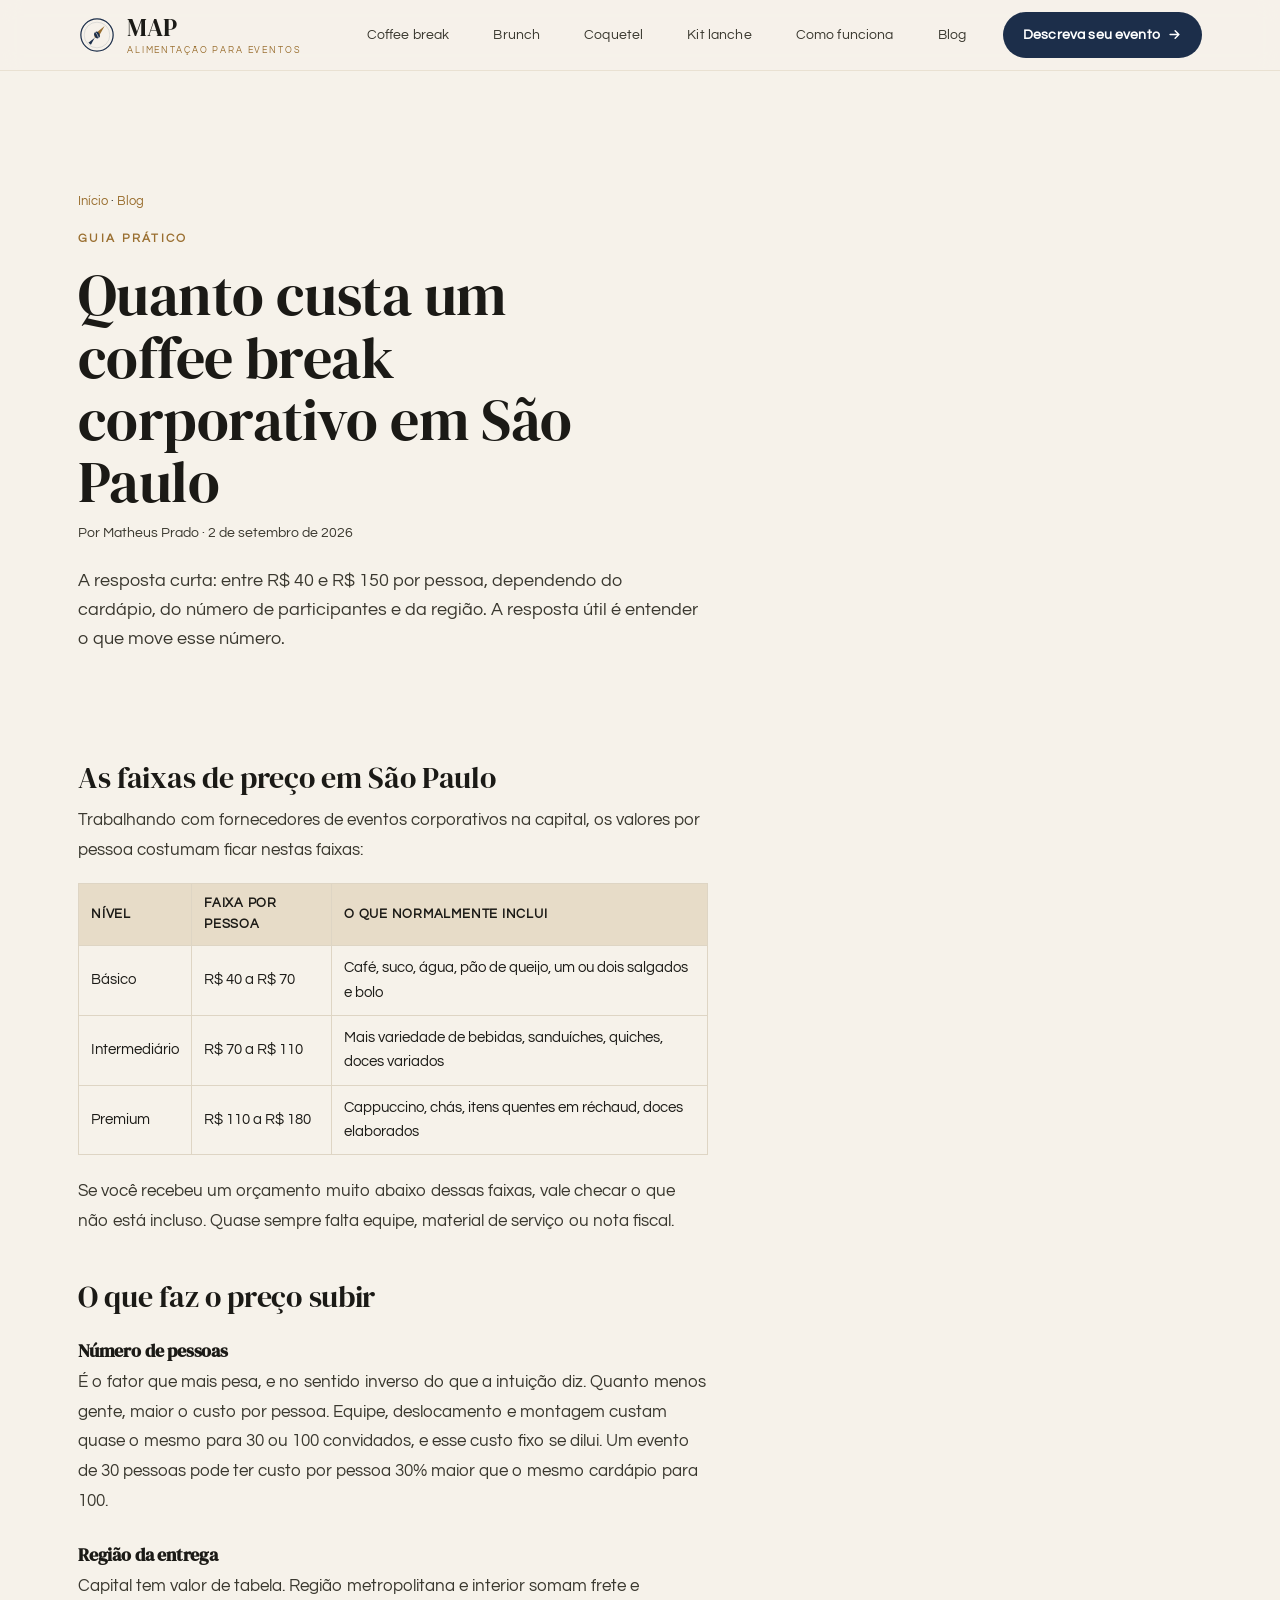
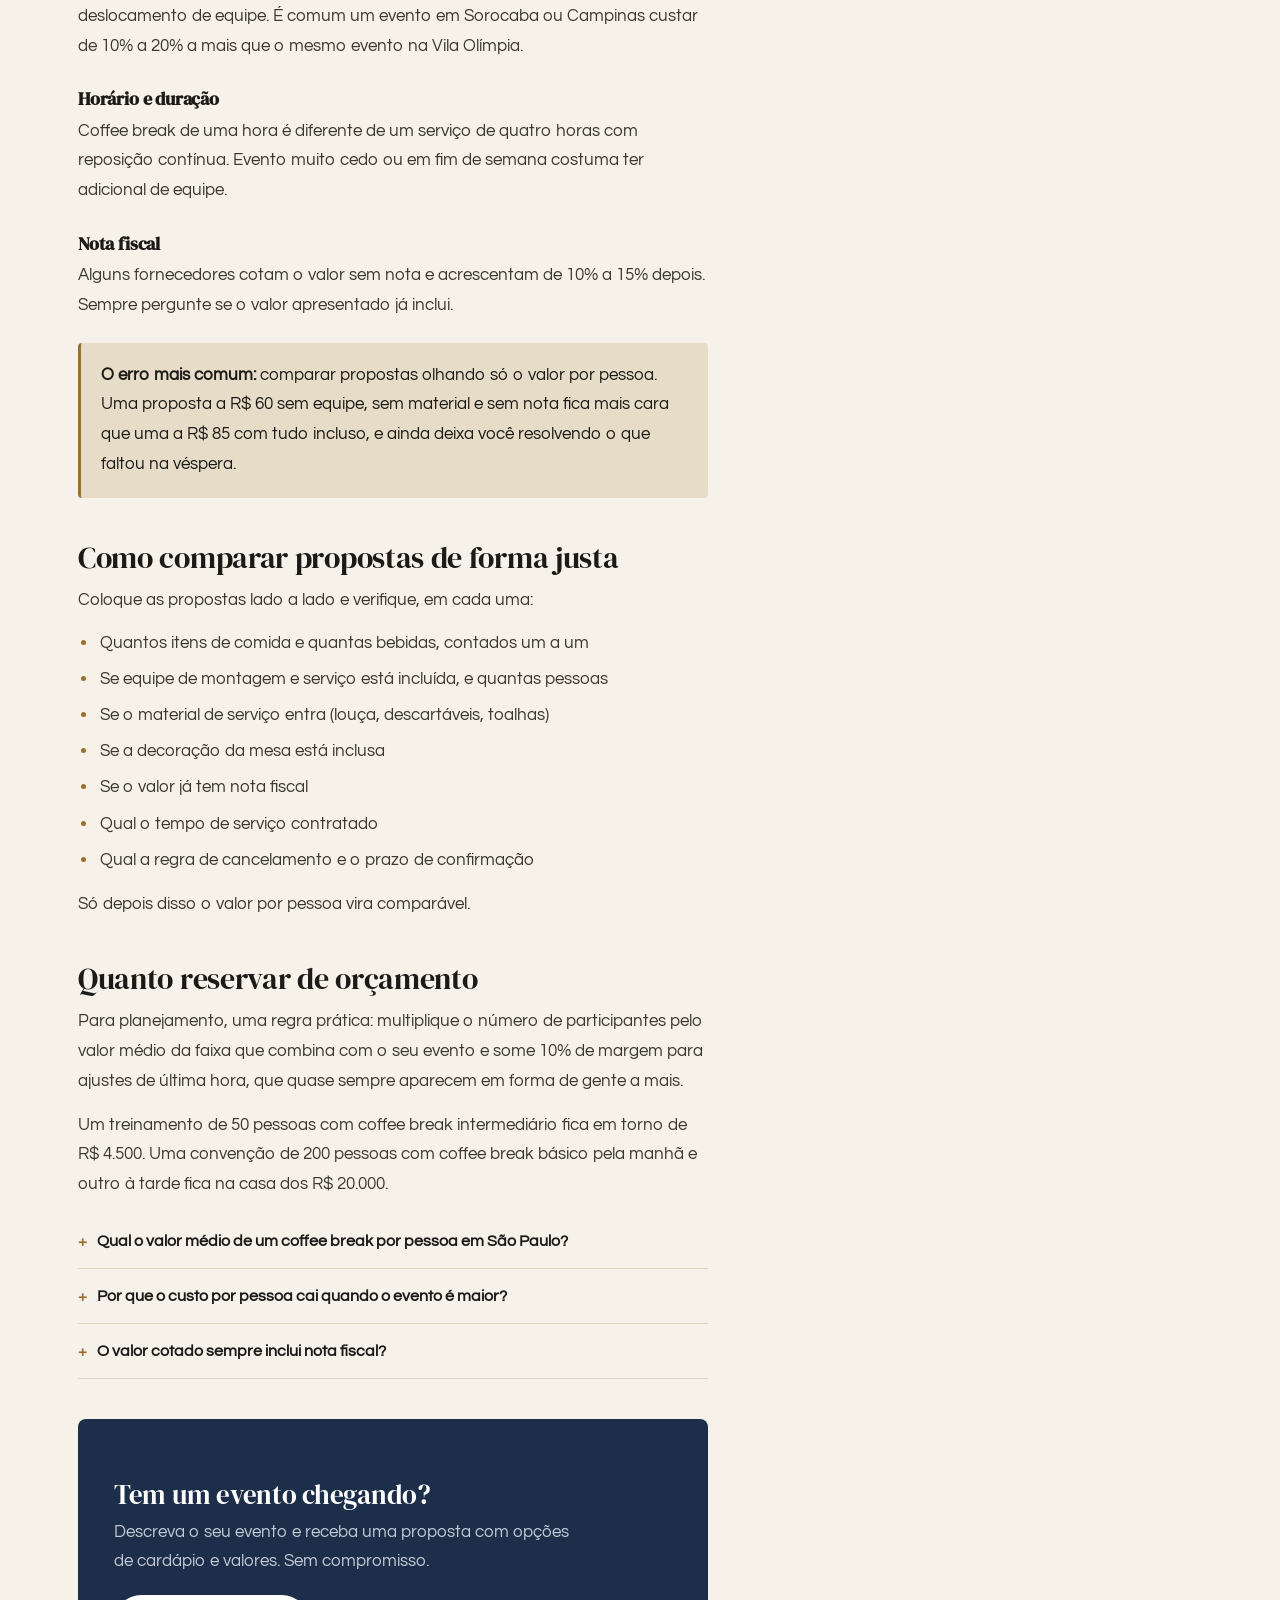
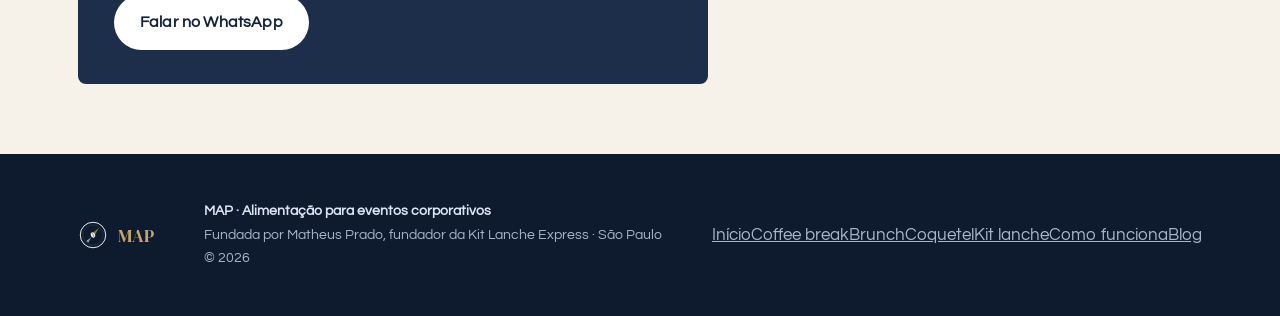
<file: blog/quanto-custa-coffee-break-corporativo.html>
<!DOCTYPE html>
<html lang="pt-BR">
<head>
<meta charset="UTF-8" />
<meta name="viewport" content="width=device-width, initial-scale=1" />
<title>Quanto custa um coffee break corporativo em São Paulo | MAP</title>
<meta name="description" content="Faixas de preço reais de coffee break para empresas em São Paulo, o que faz o valor subir ou cair e como comparar propostas sem se enganar." />
<link rel="canonical" href="https://mapalimentacao.com.br/blog/quanto-custa-coffee-break-corporativo.html" />
<meta name="robots" content="index,follow,max-image-preview:large" />
<meta name="geo.region" content="BR-SP" /><meta name="geo.placename" content="São Paulo" />
<meta property="og:type" content="article" />
<meta property="og:site_name" content="MAP Alimentação para Eventos" />
<meta property="og:locale" content="pt_BR" />
<meta property="og:url" content="https://mapalimentacao.com.br/blog/quanto-custa-coffee-break-corporativo.html" />
<meta property="og:title" content="Quanto custa um coffee break corporativo em São Paulo | MAP" />
<meta property="og:description" content="Faixas de preço reais de coffee break para empresas em São Paulo, o que faz o valor subir ou cair e como comparar propostas sem se enganar." />
<meta property="og:image" content="https://mapalimentacao.com.br/og-cover.jpg" />
<meta name="twitter:card" content="summary_large_image" />
<link rel="icon" href="/favicon.svg" type="image/svg+xml">
<link rel="alternate icon" href="/favicon-32.png" sizes="32x32">
<link rel="apple-touch-icon" href="/apple-touch-icon.png">
<meta name="theme-color" content="#1C2E4A">
<link rel="preconnect" href="https://fonts.googleapis.com"><link rel="preconnect" href="https://fonts.gstatic.com" crossorigin>
<link href="https://fonts.googleapis.com/css2?family=DM+Serif+Display:ital@0;1&family=Questrial&display=swap" rel="stylesheet">
<link rel="stylesheet" href="/styles.css">
<style>:root{--navy:#1C2E4A;--navy-deep:#142238;}
/* ---- páginas internas ---- */
.pg-hero{padding:120px 0 54px;background:var(--paper);}
.pg-hero .eyebrow{display:block;margin-bottom:16px;}
.pg-title{font-family:var(--display);font-weight:400;font-size:clamp(2.2rem,4.6vw,3.6rem);line-height:1.08;color:var(--ink);max-width:20ch;}
.pg-title i{font-style:italic;color:var(--brass);}
.pg-lead{margin-top:22px;font-size:1.1rem;line-height:1.65;color:var(--ink-soft);max-width:62ch;}
.pg-body{padding:10px 0 70px;}
.prose{max-width:70ch;}
.prose h2{font-family:var(--display);font-weight:400;font-size:1.9rem;color:var(--ink);margin:44px 0 12px;}
.prose h3{font-size:1.15rem;color:var(--ink);margin:28px 0 8px;font-weight:600;}
.prose p{margin:0 0 14px;line-height:1.75;color:var(--ink-soft);}
.prose ul{margin:0 0 16px;padding-left:0;list-style:none;}
.prose li{position:relative;padding-left:22px;margin-bottom:8px;line-height:1.65;color:var(--ink-soft);}
.prose li:before{content:'';position:absolute;left:3px;top:11px;width:5px;height:5px;border-radius:50%;background:var(--brass);}
.prose strong{color:var(--ink);font-weight:600;}
.prose table{width:100%;border-collapse:collapse;margin:18px 0 22px;font-size:.95rem;}
.prose th,.prose td{border:1px solid var(--line);padding:10px 12px;text-align:left;}
.prose th{background:var(--kraft);color:var(--ink);font-size:.8rem;letter-spacing:.06em;text-transform:uppercase;}
.callout{background:var(--kraft);border-left:3px solid var(--brass);border-radius:4px;padding:18px 20px;margin:22px 0;}
.callout p{margin:0;color:var(--ink);}
.gal{display:grid;grid-template-columns:1fr 1fr 1fr;gap:12px;margin:26px 0 6px;}
.gal img{width:100%;aspect-ratio:4/5;object-fit:cover;border-radius:6px;display:block;}
.cta-band{background:var(--navy);border-radius:8px;padding:34px 36px;margin:40px 0 0;color:#F4F1EA;}
.cta-band h3{font-family:var(--display);font-weight:400;font-size:1.7rem;color:#fff;margin-bottom:8px;}
.cta-band p{color:#C4CBD6;margin-bottom:18px;max-width:52ch;}
.faq{margin-top:14px;}
.faq details{border-bottom:1px solid var(--line);padding:14px 0;}
.faq summary{cursor:pointer;font-weight:600;color:var(--ink);list-style:none;font-size:1.02rem;}
.faq summary::-webkit-details-marker{display:none;}
.faq summary:before{content:'+';color:var(--brass);margin-right:10px;font-weight:700;}
.faq details[open] summary:before{content:'–';}
.faq p{margin:10px 0 0;color:var(--ink-soft);line-height:1.7;}
.crumb{font-size:.82rem;color:var(--ink-soft);margin-bottom:18px;}
.crumb a{color:var(--brass);text-decoration:none;}
.cards3{display:grid;grid-template-columns:1fr 1fr 1fr;gap:16px;margin-top:26px;}
.pcard{border:1px solid var(--line);border-radius:8px;padding:22px;background:var(--paper-2);text-decoration:none;display:block;transition:.15s;}
.pcard:hover{border-color:var(--brass);transform:translateY(-2px);}
.pcard .pk{font-size:.72rem;letter-spacing:.14em;text-transform:uppercase;color:var(--brass);font-weight:600;}
.pcard .pt{font-family:var(--display);font-size:1.3rem;color:var(--ink);margin:6px 0 8px;}
.pcard .pd{font-size:.92rem;color:var(--ink-soft);line-height:1.55;}
.post-meta{font-size:.85rem;color:var(--ink-soft);margin-top:10px;}
.post-list{margin-top:8px;}
.post-item{border-bottom:1px solid var(--line);padding:26px 0;}
.post-item a{text-decoration:none;}
.post-item .pt{font-family:var(--display);font-size:1.6rem;color:var(--ink);line-height:1.25;}
.post-item .pd{color:var(--ink-soft);margin-top:8px;line-height:1.6;}
@media(max-width:820px){.cards3,.gal{grid-template-columns:1fr;}.gal{grid-template-columns:1fr 1fr;}}
</style>
<script type="application/ld+json">{"@context": "https://schema.org", "@graph": [{"@context": "https://schema.org", "@type": "BlogPosting", "headline": "Quanto custa um coffee break corporativo em São Paulo", "description": "Faixas de preço reais de coffee break para empresas em São Paulo, o que faz o valor subir ou cair e como comparar propostas sem se enganar.", "datePublished": "2026-09-02", "dateModified": "2026-09-02", "author": {"@type": "Person", "name": "Matheus Prado"}, "publisher": {"@type": "Organization", "name": "MAP Alimentação para Eventos"}, "image": "https://mapalimentacao.com.br/og-cover.jpg", "mainEntityOfPage": "https://mapalimentacao.com.br/blog/quanto-custa-coffee-break-corporativo.html"}, {"@context": "https://schema.org", "@type": "FAQPage", "@id": "https://mapalimentacao.com.br/blog/quanto-custa-coffee-break-corporativo.html#faq", "mainEntity": [{"@type": "Question", "name": "Qual o valor médio de um coffee break por pessoa em São Paulo?", "acceptedAnswer": {"@type": "Answer", "text": "Entre R$ 40 e R$ 180 por pessoa, conforme o nível do cardápio. O básico costuma ficar entre R$ 40 e R$ 70, o intermediário entre R$ 70 e R$ 110 e o premium acima de R$ 110."}}, {"@type": "Question", "name": "Por que o custo por pessoa cai quando o evento é maior?", "acceptedAnswer": {"@type": "Answer", "text": "Porque equipe, deslocamento e montagem são custos fixos: praticamente os mesmos para 30 ou 100 pessoas. Quanto mais participantes, mais esse custo se dilui."}}, {"@type": "Question", "name": "O valor cotado sempre inclui nota fiscal?", "acceptedAnswer": {"@type": "Answer", "text": "Nem sempre. Alguns fornecedores cotam sem nota e acrescentam de 10% a 15% depois. Pergunte sempre antes de comparar propostas."}}]}]}</script>
</head>
<body>
<header class="nav">
  <div class="wrap nav__in">
    <a class="brand" href="/"><svg class="maplogo" width="38" height="38" viewBox="-40 -40 80 80" xmlns="http://www.w3.org/2000/svg" aria-hidden="true"><circle r="34" fill="none" stroke="#1C2E4A" stroke-width="2.6"/><circle r="27" fill="none" stroke="#1C2E4A" stroke-width="0.8" opacity=".3"/><g transform="rotate(40)"><path d="M0 -25 L5.2 3 L0 7.4 L-5.2 3 Z" fill="#9A6F30"/><path d="M0 7.4 L3.4 24 L-3.4 24 Z" fill="#1C2E4A"/></g><g transform="rotate(-28)"><ellipse rx="5.4" ry="7.4" fill="#1C2E4A"/><path d="M0 -6.6 Q1.8 0 0 6.6" stroke="#F6F2EA" stroke-width="1.2" fill="none"/></g></svg><span class="brand__txt"><span class="brand__ph">MAP</span><span class="brand__tagline">Alimentação para eventos</span></span></a><nav class="nav__links"><a href="/coffee-break-corporativo.html">Coffee break</a><a href="/brunch-corporativo.html">Brunch</a><a href="/coquetel-corporativo.html">Coquetel</a><a href="/kit-lanche-para-eventos.html">Kit lanche</a><a href="/como-funciona.html">Como funciona</a><a href="/blog.html">Blog</a></nav>
    <a class="btn" href="/#contato"><span class="nav__cta-label">Descreva seu evento</span><svg class="arw" width="15" height="15" viewBox="0 0 24 24" fill="none" stroke="currentColor" stroke-width="2.4" stroke-linecap="round" stroke-linejoin="round"><path d="M5 12h14M13 6l6 6-6 6"/></svg></a>
  </div>
</header>
<main id="top">
<section class="pg-hero"><div class="wrap">
  <div class="crumb"><a href="/">Início</a> · <a href="/blog.html">Blog</a></div>
  <span class="eyebrow">Guia prático</span>
  <h1 class="pg-title">Quanto custa um coffee break corporativo em São Paulo</h1>
  <p class="post-meta">Por Matheus Prado · 2 de setembro de 2026</p>
  <p class="pg-lead">A resposta curta: entre R$ 40 e R$ 150 por pessoa, dependendo do cardápio, do número de participantes e da região. A resposta útil é entender o que move esse número.</p>
</div></section>
<section class="pg-body"><div class="wrap"><div class="prose">

<h2>As faixas de preço em São Paulo</h2>
<p>Trabalhando com fornecedores de eventos corporativos na capital, os valores por pessoa costumam ficar nestas faixas:</p>
<table>
<tr><th>Nível</th><th>Faixa por pessoa</th><th>O que normalmente inclui</th></tr>
<tr><td>Básico</td><td>R$ 40 a R$ 70</td><td>Café, suco, água, pão de queijo, um ou dois salgados e bolo</td></tr>
<tr><td>Intermediário</td><td>R$ 70 a R$ 110</td><td>Mais variedade de bebidas, sanduíches, quiches, doces variados</td></tr>
<tr><td>Premium</td><td>R$ 110 a R$ 180</td><td>Cappuccino, chás, itens quentes em réchaud, doces elaborados</td></tr>
</table>
<p>Se você recebeu um orçamento muito abaixo dessas faixas, vale checar o que não está incluso. Quase sempre falta equipe, material de serviço ou nota fiscal.</p>

<h2>O que faz o preço subir</h2>
<h3>Número de pessoas</h3>
<p>É o fator que mais pesa, e no sentido inverso do que a intuição diz. Quanto menos gente, maior o custo por pessoa. Equipe, deslocamento e montagem custam quase o mesmo para 30 ou 100 convidados, e esse custo fixo se dilui. Um evento de 30 pessoas pode ter custo por pessoa 30% maior que o mesmo cardápio para 100.</p>
<h3>Região da entrega</h3>
<p>Capital tem valor de tabela. Região metropolitana e interior somam frete e deslocamento de equipe. É comum um evento em Sorocaba ou Campinas custar de 10% a 20% a mais que o mesmo evento na Vila Olímpia.</p>
<h3>Horário e duração</h3>
<p>Coffee break de uma hora é diferente de um serviço de quatro horas com reposição contínua. Evento muito cedo ou em fim de semana costuma ter adicional de equipe.</p>
<h3>Nota fiscal</h3>
<p>Alguns fornecedores cotam o valor sem nota e acrescentam de 10% a 15% depois. Sempre pergunte se o valor apresentado já inclui.</p>

<div class="callout"><p><strong>O erro mais comum:</strong> comparar propostas olhando só o valor por pessoa. Uma proposta a R$ 60 sem equipe, sem material e sem nota fica mais cara que uma a R$ 85 com tudo incluso, e ainda deixa você resolvendo o que faltou na véspera.</p></div>

<h2>Como comparar propostas de forma justa</h2>
<p>Coloque as propostas lado a lado e verifique, em cada uma:</p>
<ul>
<li>Quantos itens de comida e quantas bebidas, contados um a um</li>
<li>Se equipe de montagem e serviço está incluída, e quantas pessoas</li>
<li>Se o material de serviço entra (louça, descartáveis, toalhas)</li>
<li>Se a decoração da mesa está inclusa</li>
<li>Se o valor já tem nota fiscal</li>
<li>Qual o tempo de serviço contratado</li>
<li>Qual a regra de cancelamento e o prazo de confirmação</li>
</ul>
<p>Só depois disso o valor por pessoa vira comparável.</p>

<h2>Quanto reservar de orçamento</h2>
<p>Para planejamento, uma regra prática: multiplique o número de participantes pelo valor médio da faixa que combina com o seu evento e some 10% de margem para ajustes de última hora, que quase sempre aparecem em forma de gente a mais.</p>
<p>Um treinamento de 50 pessoas com coffee break intermediário fica em torno de R$ 4.500. Uma convenção de 200 pessoas com coffee break básico pela manhã e outro à tarde fica na casa dos R$ 20.000.</p>

<div class="faq"><details><summary>Qual o valor médio de um coffee break por pessoa em São Paulo?</summary><p>Entre R$ 40 e R$ 180 por pessoa, conforme o nível do cardápio. O básico costuma ficar entre R$ 40 e R$ 70, o intermediário entre R$ 70 e R$ 110 e o premium acima de R$ 110.</p></details><details><summary>Por que o custo por pessoa cai quando o evento é maior?</summary><p>Porque equipe, deslocamento e montagem são custos fixos: praticamente os mesmos para 30 ou 100 pessoas. Quanto mais participantes, mais esse custo se dilui.</p></details><details><summary>O valor cotado sempre inclui nota fiscal?</summary><p>Nem sempre. Alguns fornecedores cotam sem nota e acrescentam de 10% a 15% depois. Pergunte sempre antes de comparar propostas.</p></details></div>
<div class="cta-band">
  <h3>Tem um evento chegando?</h3>
  <p>Descreva o seu evento e receba uma proposta com opções de cardápio e valores. Sem compromisso.</p>
  <a class="btn btn--light" href="https://wa.me/5511950827474?text=Ol%C3%A1%21%20Quero%20uma%20proposta%20de%20alimenta%C3%A7%C3%A3o%20para%20evento." target="_blank" rel="noopener">Falar no WhatsApp</a>
</div>
</div></div></section>
</main>
<footer class="foot">
  <div class="wrap foot__in">
    <div><div class="foot__brand" style="display:flex;align-items:center;gap:10px"><svg class="maplogo" width="30" height="30" viewBox="-40 -40 80 80" xmlns="http://www.w3.org/2000/svg" aria-hidden="true"><circle r="34" fill="none" stroke="#F4F1EA" stroke-width="2.6"/><circle r="27" fill="none" stroke="#F4F1EA" stroke-width="0.8" opacity=".3"/><g transform="rotate(40)"><path d="M0 -25 L5.2 3 L0 7.4 L-5.2 3 Z" fill="#9A6F30"/><path d="M0 7.4 L3.4 24 L-3.4 24 Z" fill="#8fa0b8"/></g><g transform="rotate(-28)"><ellipse rx="5.4" ry="7.4" fill="#F4F1EA"/><path d="M0 -6.6 Q1.8 0 0 6.6" stroke="#1C2E4A" stroke-width="1.2" fill="none"/></g></svg><span>MAP</span></div></div>
    <div class="foot__meta">
      <b>MAP · Alimentação para eventos corporativos</b><br/>
      Fundada por Matheus Prado, fundador da Kit Lanche Express &middot; São Paulo<br/>
      &copy; 2026
    </div>
    <div class="foot__nav"><a href="/">Início</a><a href="/coffee-break-corporativo.html">Coffee break</a><a href="/brunch-corporativo.html">Brunch</a><a href="/coquetel-corporativo.html">Coquetel</a><a href="/kit-lanche-para-eventos.html">Kit lanche</a><a href="/como-funciona.html">Como funciona</a><a href="/blog.html">Blog</a></div>
  </div>
</footer>
</body></html>
</file>
<file: styles.css>
:root{
    --ink:#1B1A16;
    --ink-soft:#3A382F;
    --paper:#F6F2EA;
    --paper-2:#FBF9F4;
    --green:#1C2E4A;
    --green-deep:#142238;
    --pine:#142238;
    --pine-2:#0E1A2E;
    --kraft:#E7DCC8;
    --brass:#9A6F30;
    --brass-lt:#D8B784;
    --line:#DED5C4;
    --line-soft:#E9E1D2;
    --display:"DM Serif Display",Georgia,serif;
    --body:"Questrial",system-ui,-apple-system,Segoe UI,sans-serif;
    --maxw:1180px;
  }

  *{box-sizing:border-box;}
  html{scroll-behavior:smooth;}
  body{
    margin:0;
    font-family:var(--body);
    background:var(--paper);
    color:var(--ink);
    -webkit-font-smoothing:antialiased;
    text-rendering:optimizeLegibility;
    font-size:17px;
    line-height:1.6;
  }
  h1,h2,h3{font-family:var(--display);font-weight:600;line-height:1.05;margin:0;letter-spacing:-.01em;}
  p{margin:0;}
  a{color:inherit;}
  img{display:block;max-width:100%;}

  .wrap{max-width:var(--maxw);margin:0 auto;padding:0 28px;}

  .eyebrow{
    font-family:var(--body);
    font-size:.72rem;
    font-weight:600;
    letter-spacing:.2em;
    text-transform:uppercase;
    color:var(--brass);
  }

  .btn{
    display:inline-flex;align-items:center;gap:.5em;
    font-family:var(--body);font-weight:600;font-size:.98rem;
    background:var(--green);color:#fff;
    padding:15px 26px;border-radius:999px;
    text-decoration:none;border:none;cursor:pointer;
    transition:background .18s ease, transform .18s ease;
    letter-spacing:.01em;
  }
  .btn:hover{background:var(--green-deep);transform:translateY(-1px);}
  .btn:focus-visible{outline:3px solid var(--pine);outline-offset:3px;}
  .btn--ghost{background:transparent;color:var(--ink);border:1.5px solid var(--line);}
  .btn--ghost:hover{background:#fff;border-color:var(--ink);transform:translateY(-1px);}
  .btn--light{background:#fff;color:var(--pine);}
  .btn--light:hover{background:var(--kraft);}
  .btn .arw{transition:transform .18s ease;}
  .btn:hover .arw{transform:translateX(3px);}

  /* NAV */
  .nav{position:sticky;top:0;z-index:50;background:rgba(246,242,234,.86);backdrop-filter:blur(10px);border-bottom:1px solid var(--line-soft);}
  .nav__in{display:flex;align-items:center;justify-content:space-between;height:70px;}
  .brand{font-family:var(--display);font-weight:600;font-size:1.24rem;letter-spacing:-.02em;color:var(--ink);text-decoration:none;}
  .brand b{color:var(--brass);font-weight:600;}
  .nav .btn{padding:11px 20px;font-size:.9rem;}
  @media(max-width:620px){ .nav__cta-label{display:none;} .nav .btn{padding:11px;width:44px;height:44px;justify-content:center;} }

  /* HERO */
  .hero{padding:72px 0 84px;}
  .hero__grid{display:grid;grid-template-columns:1.08fr .92fr;gap:56px;align-items:center;}
  .hero__title{font-size:clamp(2.5rem,5.2vw,4.15rem);font-weight:600;}
  .hero__title .accent{font-style:italic;color:var(--brass);}
  .hero__sub{margin-top:22px;font-size:1.16rem;color:var(--ink-soft);max-width:34ch;line-height:1.5;}
  .hero__cta{margin-top:32px;display:flex;gap:14px;flex-wrap:wrap;align-items:center;}
  .hero__eyebrow{margin-bottom:20px;display:block;}

  .figure{position:relative;}
  .figure__panel{position:absolute;inset:auto 0 0 auto;width:88%;height:92%;background:var(--pine);border-radius:6px;top:8%;right:-14px;}
  .figure__img{position:relative;border-radius:6px;overflow:hidden;box-shadow:0 26px 60px -30px rgba(20,34,56,.55);}
  .figure__img img{width:100%;height:100%;object-fit:cover;object-position:center 22%;aspect-ratio:4/5;}
  .figure__tag{position:absolute;left:-14px;bottom:26px;background:var(--paper-2);border:1px solid var(--line);padding:10px 16px;border-radius:4px;font-size:.8rem;font-weight:600;color:var(--pine);box-shadow:0 12px 30px -18px rgba(0,0,0,.4);z-index:3;}
  .figure__tag span{color:var(--brass);}

  /* STATS LEDGER */
  .ledger{margin-top:46px;border-top:1px solid var(--line);padding-top:24px;display:flex;flex-wrap:wrap;}
  .ledger__cell{flex:1 1 22%;padding-right:18px;position:relative;}
  .ledger__cell + .ledger__cell{padding-left:22px;border-left:1px solid var(--line);}
  .ledger__num{font-family:var(--display);font-size:1.9rem;font-weight:600;color:var(--ink);line-height:1;letter-spacing:-.02em;}
  .ledger__lab{margin-top:8px;font-size:.74rem;font-weight:600;letter-spacing:.08em;text-transform:uppercase;color:var(--ink-soft);}
  @media(max-width:520px){ .ledger{gap:20px 0;border-top:none;padding-top:8px;} .ledger__cell{flex-basis:42%;} .ledger__cell:nth-child(3){border-left:none;padding-left:0;} }

  /* PROBLEMA */
  .problem{background:var(--pine);color:var(--paper);padding:78px 0;}
  .problem__in{max-width:900px;}
  .problem .eyebrow{color:#D8B784;}
  .problem__q{font-family:var(--display);font-size:clamp(1.7rem,3.3vw,2.5rem);font-weight:500;line-height:1.22;margin-top:22px;letter-spacing:-.01em;}
  .problem__q b{color:#fff;font-weight:600;}
  .problem__list{margin-top:30px;display:flex;flex-wrap:wrap;gap:12px;}
  .chip{border:1px solid rgba(255,255,255,.28);color:#E8ECF3;padding:8px 16px;border-radius:999px;font-size:.92rem;font-weight:500;}

  /* COMO FUNCIONA */
  .how{padding:88px 0;}
  .how__grid{display:grid;grid-template-columns:.82fr 1.18fr;gap:60px;align-items:center;}
  .how__figure{position:relative;border-radius:6px;overflow:hidden;box-shadow:0 24px 55px -34px rgba(20,34,56,.5);}
  .how__figure img{width:100%;aspect-ratio:3/4;object-fit:cover;object-position:center 18%;}
  .how__figure::after{content:"";position:absolute;inset:0;background:linear-gradient(180deg,transparent 55%,rgba(20,34,56,.32));}
  .how__head{margin-bottom:8px;}
  .how__title{font-size:clamp(1.9rem,3.4vw,2.6rem);margin-top:14px;}
  .steps{margin-top:34px;display:flex;flex-direction:column;}
  .step{display:grid;grid-template-columns:auto 1fr;gap:22px;padding:22px 0;border-top:1px solid var(--line);align-items:baseline;}
  .step:last-child{border-bottom:1px solid var(--line);}
  .step__n{font-family:var(--display);font-size:1.05rem;font-weight:600;color:var(--brass);letter-spacing:.02em;}
  .step__t{font-family:var(--display);font-size:1.32rem;font-weight:600;line-height:1.2;}
  .step__d{margin-top:6px;color:var(--ink-soft);font-size:1.02rem;}
  .how__close{margin-top:30px;font-family:var(--display);font-style:italic;font-size:1.3rem;color:var(--pine);}

  /* POR QUE */
  .why{background:var(--kraft);padding:84px 0;}
  .why__head{max-width:640px;margin-bottom:44px;}
  .why__title{font-size:clamp(1.9rem,3.4vw,2.6rem);margin-top:14px;}
  .why__title i{font-style:italic;color:var(--brass);}
  .why__grid{display:flex;flex-wrap:wrap;gap:26px;}
  .card{flex:1 1 260px;background:var(--paper-2);border:1px solid var(--line);border-radius:6px;padding:28px 26px;}
  .card__k{font-family:var(--display);font-size:1.55rem;font-weight:600;color:var(--pine);}
  .card__t{margin-top:14px;font-family:var(--display);font-size:1.22rem;font-weight:600;}
  .card__d{margin-top:8px;color:var(--ink-soft);font-size:.98rem;line-height:1.5;}
  @media(max-width:760px){ .why__grid{flex-direction:column;} }

  /* ESCOPO / MENU */
  .scope{padding:88px 0;}
  .scope__grid{display:grid;grid-template-columns:.9fr 1.1fr;gap:56px;align-items:start;}
  .scope__title{font-size:clamp(1.9rem,3.4vw,2.6rem);margin-top:14px;}
  .scope__note{margin-top:22px;color:var(--ink-soft);font-size:1.08rem;line-height:1.55;max-width:38ch;}
  .menu{border-top:2px solid var(--ink);}
  .menu__row{display:flex;align-items:baseline;gap:6px;padding:19px 0;border-bottom:1px solid var(--line);}
  .menu__name{font-family:var(--display);font-size:1.35rem;font-weight:600;white-space:nowrap;}
  .menu__lead{flex:1;border-bottom:2px dotted var(--line);transform:translateY(-5px);}
  .menu__meta{font-size:.82rem;font-weight:600;letter-spacing:.06em;text-transform:uppercase;color:var(--brass);white-space:nowrap;}

  /* CTA FINAL */
  .final{background:var(--pine);color:var(--paper);padding:86px 0;}
  .final__grid{display:grid;grid-template-columns:1fr 1fr;gap:56px;align-items:start;}
  .final .eyebrow{color:#D8B784;}
  .final__title{font-size:clamp(2rem,3.8vw,2.9rem);font-weight:600;margin-top:18px;color:#fff;}
  .final__sub{margin-top:20px;color:#C6D2E4;font-size:1.1rem;max-width:36ch;line-height:1.5;}
  .final__wa{margin-top:30px;}
  .final__proof{margin-top:20px;display:flex;align-items:center;gap:9px;font-size:.92rem;color:#B9C4D8;}
  .final__proof .stars{color:var(--brass-lt);letter-spacing:2px;font-size:1rem;}
  .form{background:rgba(255,255,255,.05);border:1px solid rgba(255,255,255,.16);border-radius:10px;padding:28px;}
  .field{margin-bottom:16px;}
  .field:last-of-type{margin-bottom:22px;}
  .field label{display:block;font-size:.78rem;font-weight:600;letter-spacing:.06em;text-transform:uppercase;color:#B9C4D8;margin-bottom:7px;}
  .field input,.field textarea{
    width:100%;font-family:var(--body);font-size:1rem;color:#fff;
    background:rgba(255,255,255,.04);border:1px solid rgba(255,255,255,.2);
    border-radius:6px;padding:12px 14px;transition:border-color .15s ease,background .15s ease;
  }
  .field input::placeholder,.field textarea::placeholder{color:rgba(255,255,255,.4);}
  .field input:focus,.field textarea:focus{outline:none;border-color:#C7A66A;background:rgba(255,255,255,.08);}
  .field textarea{resize:vertical;min-height:88px;}
  .form .btn{width:100%;justify-content:center;background:#fff;color:var(--pine);}
  .form .btn:hover{background:var(--kraft);}
  .form__hint{margin-top:14px;font-size:.82rem;color:#93A4BE;text-align:center;}

  /* FOOTER */
  .foot{background:var(--pine-2);color:#A9B6C9;padding:46px 0;}
  .foot__in{display:flex;flex-wrap:wrap;gap:18px;justify-content:space-between;align-items:center;}
  .foot__brand{font-family:var(--display);font-size:1.15rem;color:#fff;font-weight:600;}
  .foot__brand span{color:#C7A66A;}
  .foot__meta{font-size:.86rem;line-height:1.7;}
  .foot__meta b{color:#DCE4F0;font-weight:600;}

  /* reveal */
  .rv{opacity:1;transform:none;}
  html.js .rv{opacity:0;transform:translateY(14px);transition:opacity .7s ease,transform .7s ease;}
  html.js .rv.in{opacity:1;transform:none;}

  @media(max-width:900px){
    .hero__grid,.how__grid,.scope__grid,.final__grid{grid-template-columns:1fr;gap:44px;}
    .how__figure{max-width:420px;}
    .hero{padding:52px 0 64px;}
    .figure__tag{left:16px;}
  }
  @media(prefers-reduced-motion:reduce){
    html{scroll-behavior:auto;}
    html.js .rv{opacity:1;transform:none;transition:none;}
    *{transition:none !important;}
  }

  /* founder-led additions */
  .brand{display:flex;align-items:baseline;gap:8px;text-decoration:none;}
  .brand__ph{font-family:var(--display);font-weight:600;font-size:1.22rem;color:var(--ink);letter-spacing:-.02em;}
  .brand__tag{font-family:var(--body);font-size:.6rem;font-weight:600;letter-spacing:.14em;text-transform:uppercase;color:var(--brass);border:1px solid var(--line);padding:2px 7px;border-radius:4px;}
  .hero__by{margin-top:26px;display:flex;align-items:flex-start;gap:11px;font-size:.94rem;color:var(--ink-soft);max-width:46ch;line-height:1.45;}
  .hero__by .dot{width:6px;height:6px;border-radius:50%;background:var(--brass);flex:none;margin-top:7px;}
  .hero__by b{color:var(--ink);font-weight:600;}
  .about{background:var(--kraft);padding:84px 0;}
  .about__grid{display:grid;grid-template-columns:.82fr 1.18fr;gap:54px;align-items:center;}
  .about__figure{position:relative;border-radius:6px;overflow:hidden;box-shadow:0 24px 55px -34px rgba(20,34,56,.5);}
  .about__figure img{width:100%;aspect-ratio:3/4;object-fit:cover;object-position:center 16%;}
  .about__title{font-size:clamp(1.9rem,3.4vw,2.55rem);margin-top:14px;}
  .about__title i{font-style:italic;color:var(--brass);}
  .about__p{margin-top:20px;color:var(--ink-soft);font-size:1.05rem;line-height:1.6;}
  .about .ledger{margin-top:32px;}
  .howx__wrap{max-width:760px;}
  @media(max-width:900px){ .about__grid{grid-template-columns:1fr;gap:40px;} .about__figure{max-width:420px;} }
.hero__title,.brand,.brand__ph,.foot__brand,.problem__q,.step__n,.step__t,.card__k,.card__t,.menu__name,.ledger__num{font-weight:400 !important;}
.nav .brand{display:inline-flex;flex-direction:column;align-items:flex-start;gap:0;line-height:1;text-decoration:none;}.nav .brand__ph{font-family:var(--display);font-weight:400;font-size:1.55rem;color:var(--ink);letter-spacing:.01em;}.nav .brand__tagline{font-family:var(--body);font-size:.58rem;font-weight:500;letter-spacing:.2em;text-transform:uppercase;color:var(--brass);margin-top:6px;white-space:nowrap;}.about__sign{margin-top:24px;font-family:var(--display);font-size:1.4rem;color:var(--ink);}.about__role{margin-top:4px;font-size:.9rem;color:var(--ink-soft);letter-spacing:.01em;}.hero__media{position:relative;}.hero__media::after{content:"";position:absolute;right:-18px;bottom:-18px;width:58%;height:52%;background:#1C2E4A;border-radius:6px;z-index:0;}.carousel{position:relative;z-index:1;border-radius:6px;overflow:hidden;box-shadow:0 26px 60px -34px rgba(20,34,56,.6);aspect-ratio:4/5;background:#0e1622;}.cimg{position:absolute;inset:0;width:100%;height:100%;object-fit:cover;opacity:0;transition:opacity 1.1s ease;}.cimg.is-active{opacity:1;}.cdots{position:absolute;left:0;right:0;bottom:14px;display:flex;justify-content:center;gap:8px;z-index:2;}.cdot{width:7px;height:7px;border-radius:50%;background:rgba(246,242,234,.55);cursor:pointer;transition:background .3s,transform .3s;}.cdot.is-active{background:var(--brass);transform:scale(1.25);}@media(max-width:900px){.hero__media{margin-top:34px;max-width:520px;}}.nav .brand{flex-direction:row;align-items:center;gap:11px;}.brand__txt{display:flex;flex-direction:column;align-items:flex-start;}.maplogo{flex:none;display:block;}.field2{display:grid;grid-template-columns:1fr 1fr;gap:12px;}.form select{width:100%;font:inherit;font-size:.95rem;padding:11px 13px;border-radius:8px;border:1px solid rgba(246,242,234,.22);background:rgba(255,255,255,.06);color:#F4F1EA;appearance:none;}.form select:focus{outline:none;border-color:var(--brass);}.form select option{color:#1f2430;}.form input[type=date]{color-scheme:dark;}@media(max-width:560px){.field2{grid-template-columns:1fr;}}
.nav__links{display:flex;gap:22px;margin-left:auto;margin-right:26px;align-items:center;}.nav__links a{display:inline-block;padding:4px 11px;font-size:.86rem;color:var(--ink-soft);text-decoration:none;letter-spacing:.01em;white-space:nowrap;}.nav__links a:hover{color:var(--brass);}@media(max-width:1000px){.nav__links{display:none;}}

/* ---- páginas internas ---- */
.pg-hero{padding:132px 0 48px;background:var(--paper);}
.pg-hero .eyebrow{display:block;margin-bottom:16px;}
.pg-title{font-family:var(--display);font-weight:400;font-size:clamp(2.2rem,4.6vw,3.6rem);line-height:1.1;color:var(--ink);max-width:26ch;}
.pg-title i{font-style:italic;color:var(--brass);}
.pg-lead{margin-top:22px;font-size:1.1rem;line-height:1.65;color:var(--ink-soft);max-width:62ch;}
.pg-body{padding:10px 0 70px;}
.prose{max-width:70ch;}
.prose h2{font-family:var(--display);font-weight:400;font-size:1.9rem;color:var(--ink);margin:44px 0 12px;}
.prose h3{font-size:1.15rem;color:var(--ink);margin:28px 0 8px;font-weight:600;}
.prose p{margin:0 0 14px;line-height:1.75;color:var(--ink-soft);}
.prose ul{margin:0 0 16px;padding-left:0;list-style:none;}
.prose li{position:relative;padding-left:22px;margin-bottom:8px;line-height:1.65;color:var(--ink-soft);}
.prose li:before{content:'';position:absolute;left:3px;top:11px;width:5px;height:5px;border-radius:50%;background:var(--brass);}
.prose strong{color:var(--ink);font-weight:600;}
.prose table{width:100%;border-collapse:collapse;margin:18px 0 22px;font-size:.95rem;}
.prose th,.prose td{border:1px solid var(--line);padding:10px 12px;text-align:left;}
.prose th{background:var(--kraft);color:var(--ink);font-size:.8rem;letter-spacing:.06em;text-transform:uppercase;}
.callout{background:var(--kraft);border-left:3px solid var(--brass);border-radius:4px;padding:18px 20px;margin:22px 0;}
.callout p{margin:0;color:var(--ink);}
.gal{display:grid;grid-template-columns:1fr 1fr 1fr;gap:12px;margin:26px 0 6px;}
.gal img{width:100%;aspect-ratio:4/5;object-fit:cover;border-radius:6px;display:block;}
.cta-band{background:var(--navy);border-radius:8px;padding:34px 36px;margin:40px 0 0;color:#F4F1EA;}
.cta-band h3{font-family:var(--display);font-weight:400;font-size:1.7rem;color:#fff;margin-bottom:8px;}
.cta-band p{color:#C4CBD6;margin-bottom:18px;max-width:52ch;}
.faq{margin-top:14px;}
.faq details{border-bottom:1px solid var(--line);padding:14px 0;}
.faq summary{cursor:pointer;font-weight:600;color:var(--ink);list-style:none;font-size:1.02rem;}
.faq summary::-webkit-details-marker{display:none;}
.faq summary:before{content:'+';color:var(--brass);margin-right:10px;font-weight:700;}
.faq details[open] summary:before{content:'–';}
.faq p{margin:10px 0 0;color:var(--ink-soft);line-height:1.7;}
.crumb{font-size:.82rem;color:var(--ink-soft);margin-bottom:18px;}
.crumb a{color:var(--brass);text-decoration:none;}
.cards3{display:grid;grid-template-columns:1fr 1fr 1fr;gap:16px;margin-top:26px;}
.pcard{border:1px solid var(--line);border-radius:8px;padding:22px;background:var(--paper-2);text-decoration:none;display:block;transition:.15s;}
.pcard:hover{border-color:var(--brass);transform:translateY(-2px);}
.pcard .pk{font-size:.72rem;letter-spacing:.14em;text-transform:uppercase;color:var(--brass);font-weight:600;}
.pcard .pt{font-family:var(--display);font-size:1.3rem;color:var(--ink);margin:6px 0 8px;}
.pcard .pd{font-size:.92rem;color:var(--ink-soft);line-height:1.55;}
.post-meta{font-size:.85rem;color:var(--ink-soft);margin-top:10px;}
.post-list{margin-top:8px;}
.post-item{border-bottom:1px solid var(--line);padding:26px 0;}
.post-item a{text-decoration:none;}
.post-item .pt{font-family:var(--display);font-size:1.6rem;color:var(--ink);line-height:1.25;}
.post-item .pd{color:var(--ink-soft);margin-top:8px;line-height:1.6;}
@media(max-width:820px){.cards3,.gal{grid-template-columns:1fr;}.gal{grid-template-columns:1fr 1fr;}}
</file>
